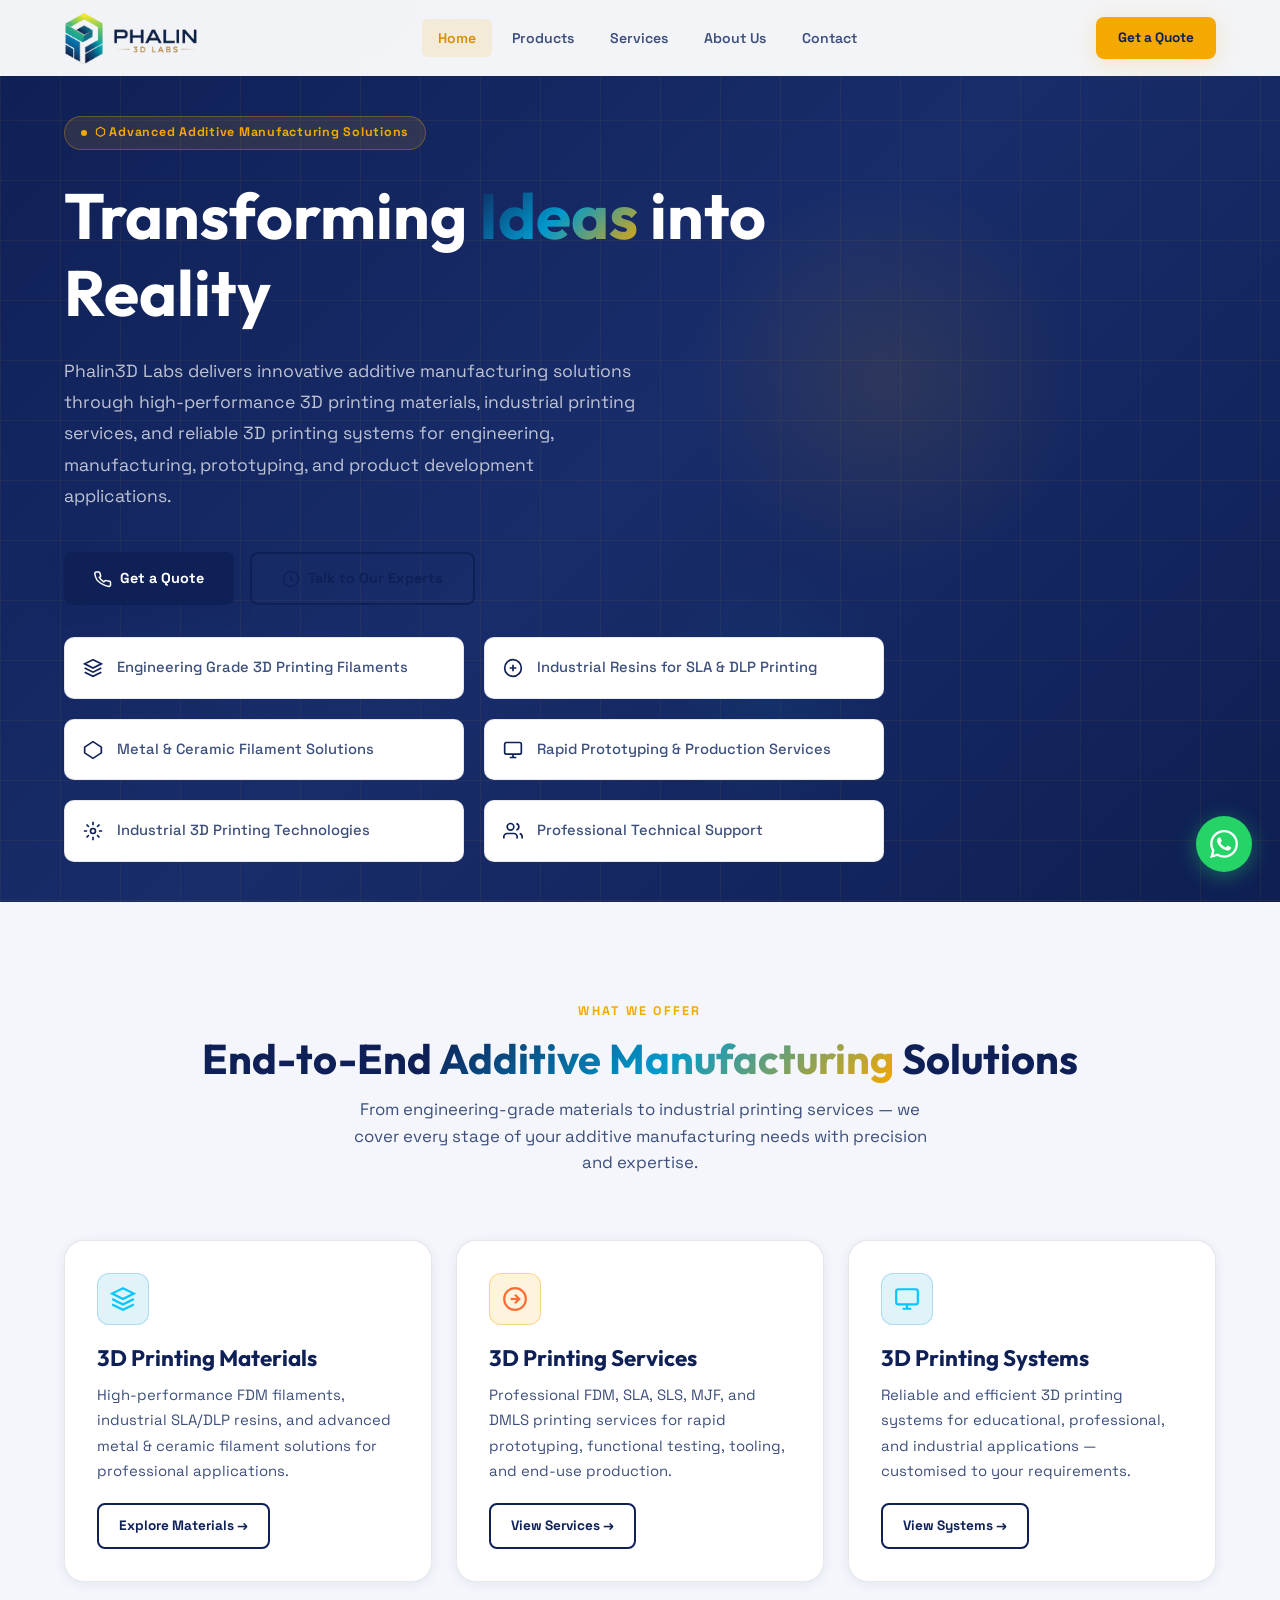
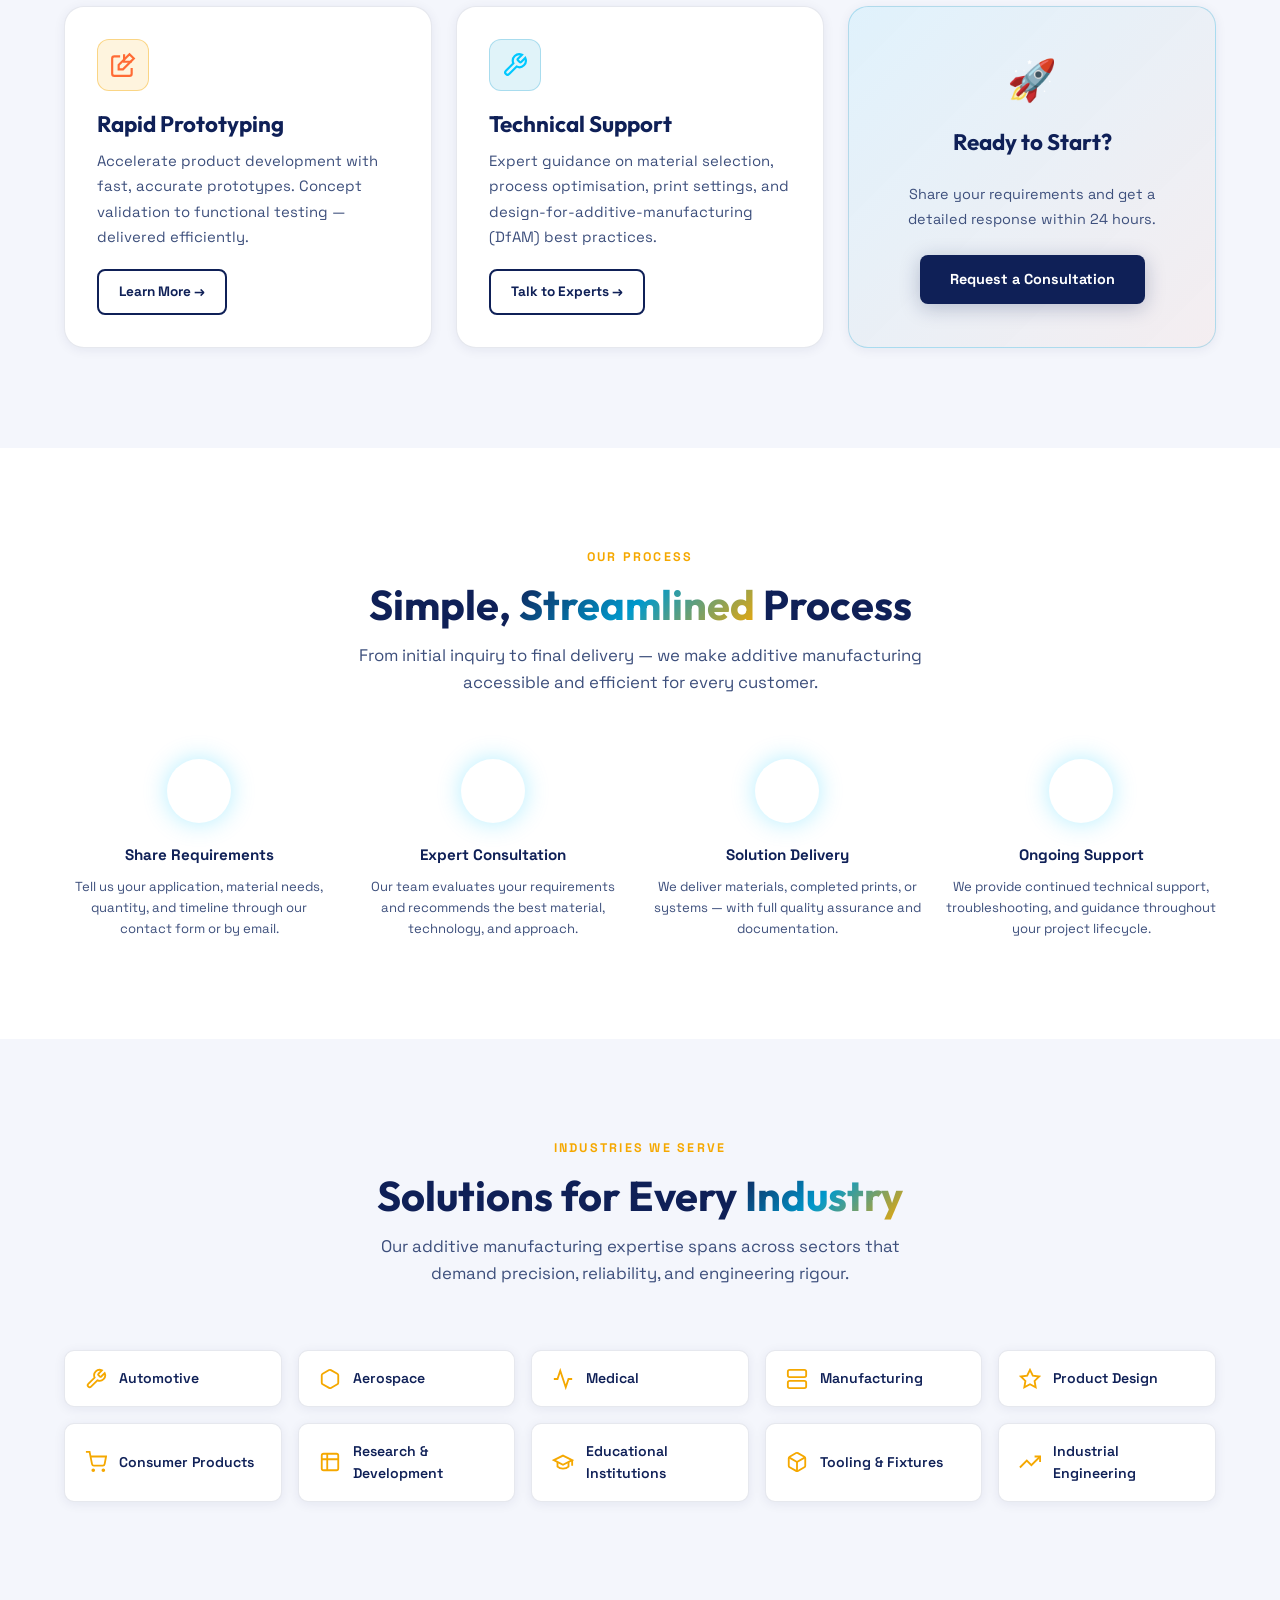
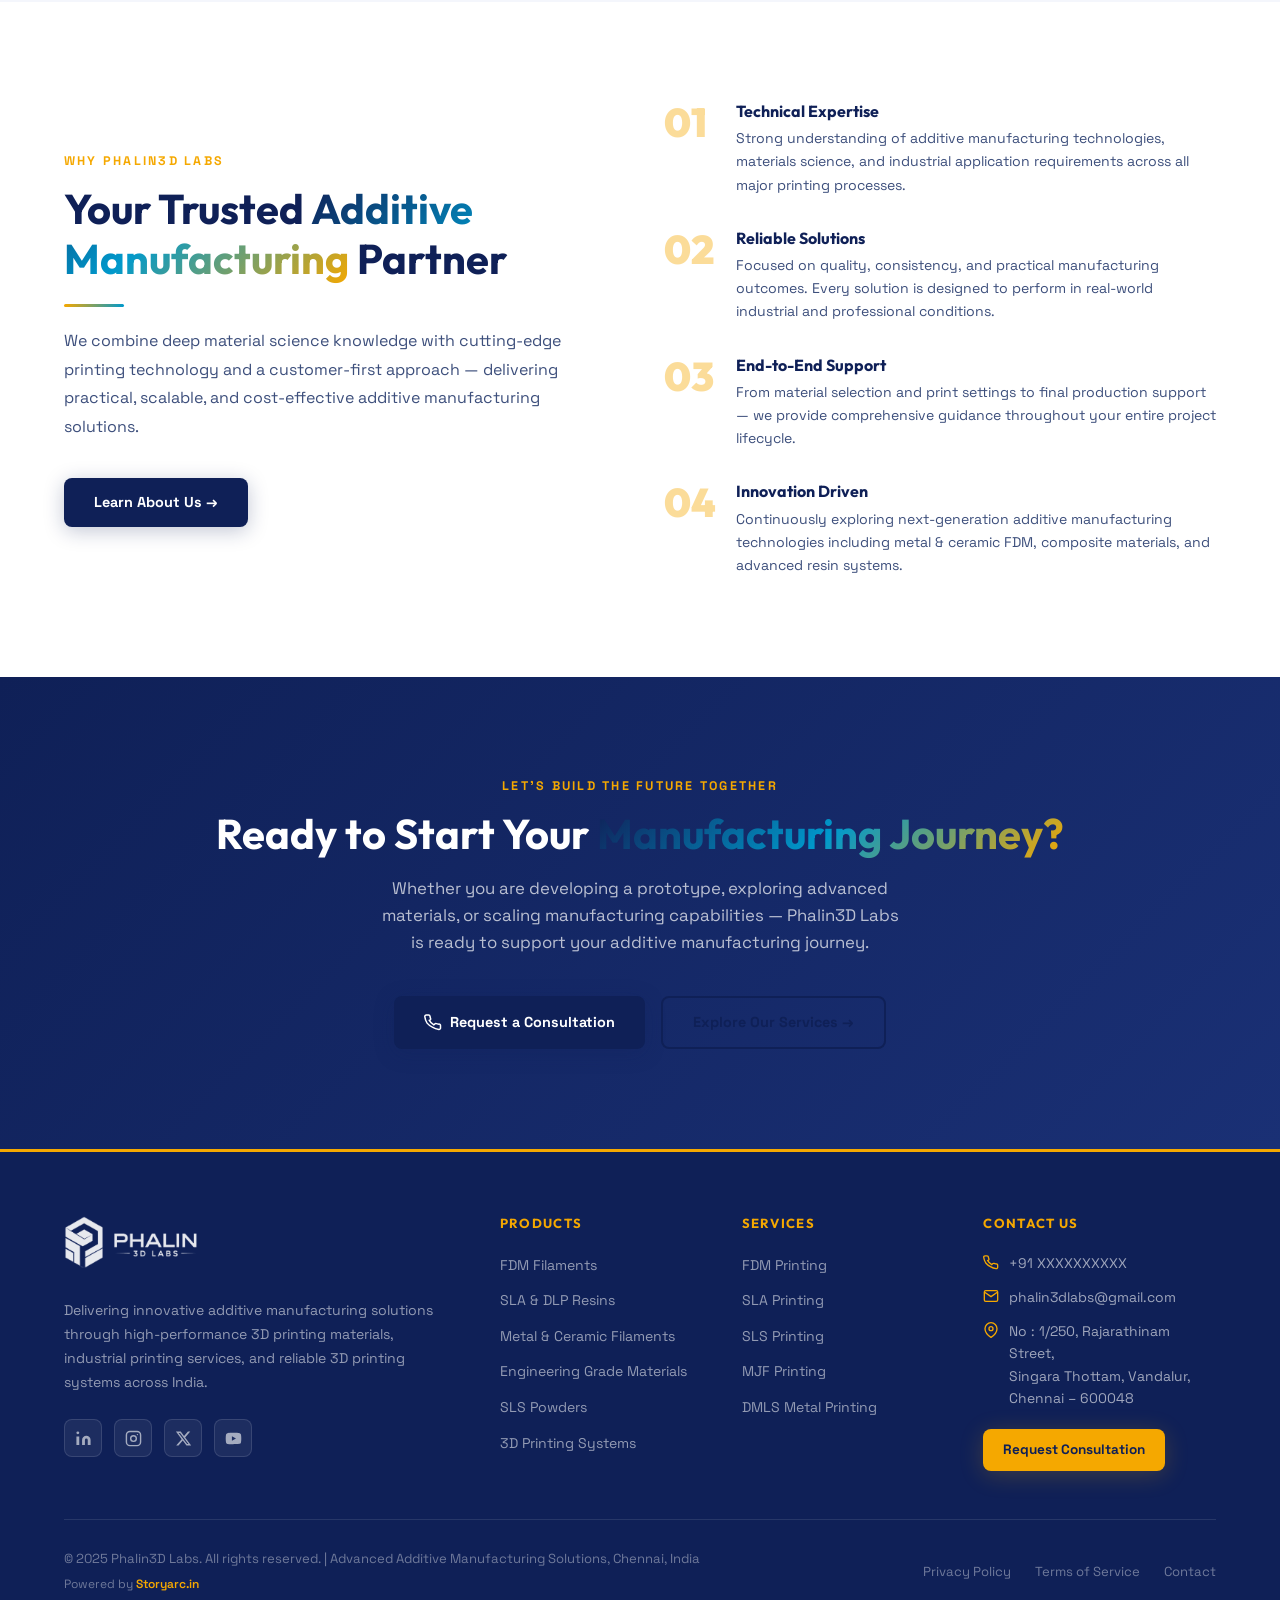
<file: index.html>
<!DOCTYPE html>
<html lang="en">
<head>
<meta charset="UTF-8">
<meta name="viewport" content="width=device-width,initial-scale=1">
<title>Phalin3D Labs – Advanced Additive Manufacturing Solutions | 3D Printing Services Chennai</title>
<meta name="description" content="Phalin3D Labs delivers innovative additive manufacturing solutions through high-performance 3D printing materials, industrial printing services, and reliable 3D printing systems for engineering, manufacturing, and product development in Chennai, India.">
<meta name="keywords" content="3D Printing Services Chennai, Industrial 3D Printing India, FDM Filaments India, SLA Resin Supplier, Metal Filament FDM Printer, Ceramic Filament, Rapid Prototyping Services, Additive Manufacturing Solutions, DMLS SLS MJF Printing Services">
<link rel="stylesheet" href="styles.css">
<style>
.services-preview{display:grid;grid-template-columns:repeat(3,1fr);gap:24px;}
.industries-grid{display:grid;grid-template-columns:repeat(5,1fr);gap:16px;}
.expertise-grid{display:grid;grid-template-columns:repeat(2,1fr);gap:20px;margin-top:32px;}
.expertise-item{display:flex;align-items:flex-start;gap:14px;background:var(--bg-card);border:1px solid var(--border);border-radius:10px;padding:18px;}
.expertise-item svg{flex-shrink:0;color:var(--blue);margin-top:2px;}
.expertise-item span{font-size:.92rem;color:var(--text-secondary);font-weight:500;}
.process-steps{display:grid;grid-template-columns:repeat(4,1fr);gap:24px;position:relative;}
.process-steps::before{content:'';position:absolute;top:32px;left:10%;right:10%;height:2px;background:linear-gradient(90deg,var(--blue),var(--orange));z-index:0;}
.process-step{text-align:center;position:relative;z-index:1;}
.step-num{width:64px;height:64px;border-radius:50%;background:linear-gradient(135deg,var(--blue),var(--blue-dark));display:flex;align-items:center;justify-content:center;font-family:'Outfit',sans-serif;font-weight:800;font-size:1.2rem;color:#fff;margin:0 auto 20px;box-shadow:0 0 24px rgba(0,200,255,.3);}
.step-title{font-weight:700;font-size:.95rem;margin-bottom:8px;}
.step-desc{font-size:.82rem;color:var(--text-secondary);line-height:1.6;}
@media(max-width:1024px){.services-preview{grid-template-columns:repeat(2,1fr);}.industries-grid{grid-template-columns:repeat(3,1fr);}.process-steps{grid-template-columns:repeat(2,1fr);}.process-steps::before{display:none;}}
@media(max-width:768px){.services-preview{grid-template-columns:1fr;}.industries-grid{grid-template-columns:repeat(2,1fr);}.expertise-grid{grid-template-columns:1fr;}.process-steps{grid-template-columns:1fr;gap:16px;}.step-num{width:52px;height:52px;font-size:1rem;margin-bottom:14px;}.step-title{font-size:.88rem;}.step-desc{font-size:.78rem;}}
@media(max-width:480px){.industries-grid{grid-template-columns:1fr 1fr;gap:10px;}.expertise-item{padding:14px;gap:10px;}.expertise-item span{font-size:.85rem;}}
</style>
</head>
<body>
<div id="nav-placeholder"></div>

<!-- HERO -->
<section class="hero">
  <div class="hero-bg">
    <div style="width:100%;height:100%;background:linear-gradient(135deg,#0a0d12 0%,#0d1520 40%,#0a1018 100%);"></div>
  </div>
  <div class="hero-grid-overlay"></div>
  <!-- Animated background circles -->
  <div style="position:absolute;top:20%;right:15%;width:400px;height:400px;border-radius:50%;background:radial-gradient(circle,rgba(245,168,0,.1) 0%,transparent 70%);z-index:1;animation:float 6s ease-in-out infinite;"></div>
  <div style="position:absolute;bottom:10%;right:30%;width:250px;height:250px;border-radius:50%;background:radial-gradient(circle,rgba(0,153,204,.08) 0%,transparent 70%);z-index:1;animation:float 8s ease-in-out infinite reverse;"></div>
  <div class="container" style="position:relative;z-index:2;padding-top:40px;padding-bottom:40px;">
    <div class="hero-content">
      <div class="hero-badge">⬡ Advanced Additive Manufacturing Solutions</div>
      <h1>Transforming <span class="gradient-text">Ideas</span> into Reality</h1>
      <p class="hero-sub">Phalin3D Labs delivers innovative additive manufacturing solutions through high-performance 3D printing materials, industrial printing services, and reliable 3D printing systems for engineering, manufacturing, prototyping, and product development applications.</p>
      <div class="hero-actions">
        <a href="contact.html" class="btn btn-primary" id="hero-quote-btn">
          <svg viewBox="0 0 24 24" fill="none" stroke="currentColor" stroke-width="2"><path d="M22 16.92v3a2 2 0 01-2.18 2 19.79 19.79 0 01-8.63-3.07A19.5 19.5 0 014.14 13.5 19.79 19.79 0 011.07 4.88 2 2 0 013.05 2.7h3a2 2 0 012 1.72c.127.96.361 1.903.7 2.81a2 2 0 01-.45 2.11L7.09 9.91a16 16 0 006 6l1.27-1.27a2 2 0 012.11-.45c.907.339 1.85.573 2.81.7A2 2 0 0122 16.92z"/></svg>
          Get a Quote
        </a>
        <a href="contact.html" class="btn btn-secondary" id="hero-expert-btn">
          <svg viewBox="0 0 24 24" fill="none" stroke="currentColor" stroke-width="2"><circle cx="12" cy="12" r="10"/><path d="M12 8v4l3 3"/></svg>
          Talk to Our Experts
        </a>
      </div>

      <!-- Our Expertise -->
      <div class="expertise-grid">
        <div class="expertise-item animate-on-scroll">
          <svg viewBox="0 0 24 24" fill="none" stroke="currentColor" stroke-width="2" width="20" height="20"><path d="M12 2L2 7l10 5 10-5-10-5z"/><path d="M2 17l10 5 10-5"/><path d="M2 12l10 5 10-5"/></svg>
          <span>Engineering Grade 3D Printing Filaments</span>
        </div>
        <div class="expertise-item animate-on-scroll delay-1">
          <svg viewBox="0 0 24 24" fill="none" stroke="currentColor" stroke-width="2" width="20" height="20"><circle cx="12" cy="12" r="10"/><path d="M8 12h8M12 8v8"/></svg>
          <span>Industrial Resins for SLA &amp; DLP Printing</span>
        </div>
        <div class="expertise-item animate-on-scroll delay-2">
          <svg viewBox="0 0 24 24" fill="none" stroke="currentColor" stroke-width="2" width="20" height="20"><polygon points="12 2 22 8.5 22 15.5 12 22 2 15.5 2 8.5 12 2"/></svg>
          <span>Metal &amp; Ceramic Filament Solutions</span>
        </div>
        <div class="expertise-item animate-on-scroll delay-3">
          <svg viewBox="0 0 24 24" fill="none" stroke="currentColor" stroke-width="2" width="20" height="20"><rect x="2" y="3" width="20" height="14" rx="2"/><path d="M8 21h8m-4-4v4"/></svg>
          <span>Rapid Prototyping &amp; Production Services</span>
        </div>
        <div class="expertise-item animate-on-scroll">
          <svg viewBox="0 0 24 24" fill="none" stroke="currentColor" stroke-width="2" width="20" height="20"><circle cx="12" cy="12" r="3"/><path d="M12 1v4M12 19v4M4.22 4.22l2.83 2.83M16.95 16.95l2.83 2.83M1 12h4M19 12h4M4.22 19.78l2.83-2.83M16.95 7.05l2.83-2.83"/></svg>
          <span>Industrial 3D Printing Technologies</span>
        </div>
        <div class="expertise-item animate-on-scroll delay-1">
          <svg viewBox="0 0 24 24" fill="none" stroke="currentColor" stroke-width="2" width="20" height="20"><path d="M17 21v-2a4 4 0 00-4-4H5a4 4 0 00-4 4v2"/><circle cx="9" cy="7" r="4"/><path d="M23 21v-2a4 4 0 00-3-3.87"/><path d="M16 3.13a4 4 0 010 7.75"/></svg>
          <span>Professional Technical Support</span>
        </div>
      </div>
    </div>
  </div>
</section>

<!-- SERVICES OVERVIEW -->
<section class="section" style="background:var(--bg-secondary);">
  <div class="container">
    <div class="section-header">
      <span class="eyebrow">What We Offer</span>
      <h2>End-to-End <span class="gradient-text">Additive Manufacturing</span> Solutions</h2>
      <p>From engineering-grade materials to industrial printing services — we cover every stage of your additive manufacturing needs with precision and expertise.</p>
    </div>
    <div class="services-preview">
      <div class="card animate-on-scroll">
        <div class="card-icon blue">
          <svg viewBox="0 0 24 24" fill="none" stroke="#00c8ff" stroke-width="2"><path d="M12 2L2 7l10 5 10-5-10-5z"/><path d="M2 17l10 5 10-5"/><path d="M2 12l10 5 10-5"/></svg>
        </div>
        <h3>3D Printing Materials</h3>
        <p>High-performance FDM filaments, industrial SLA/DLP resins, and advanced metal &amp; ceramic filament solutions for professional applications.</p>
        <a href="portfolio.html" class="btn btn-secondary" style="margin-top:20px;padding:10px 20px;font-size:.85rem;">Explore Materials →</a>
      </div>
      <div class="card animate-on-scroll delay-1">
        <div class="card-icon orange">
          <svg viewBox="0 0 24 24" fill="none" stroke="#ff6b35" stroke-width="2"><circle cx="12" cy="12" r="10"/><polyline points="12 8 16 12 12 16"/><line x1="8" y1="12" x2="16" y2="12"/></svg>
        </div>
        <h3>3D Printing Services</h3>
        <p>Professional FDM, SLA, SLS, MJF, and DMLS printing services for rapid prototyping, functional testing, tooling, and end-use production.</p>
        <a href="services.html" class="btn btn-secondary" style="margin-top:20px;padding:10px 20px;font-size:.85rem;">View Services →</a>
      </div>
      <div class="card animate-on-scroll delay-2">
        <div class="card-icon blue">
          <svg viewBox="0 0 24 24" fill="none" stroke="#00c8ff" stroke-width="2"><rect x="2" y="3" width="20" height="14" rx="2"/><path d="M8 21h8m-4-4v4"/></svg>
        </div>
        <h3>3D Printing Systems</h3>
        <p>Reliable and efficient 3D printing systems for educational, professional, and industrial applications — customised to your requirements.</p>
        <a href="portfolio.html#printers" class="btn btn-secondary" style="margin-top:20px;padding:10px 20px;font-size:.85rem;">View Systems →</a>
      </div>
      <div class="card animate-on-scroll delay-3">
        <div class="card-icon orange">
          <svg viewBox="0 0 24 24" fill="none" stroke="#ff6b35" stroke-width="2"><polyline points="13 2 13 9 20 9"/><path d="M20 14.66V20a2 2 0 01-2 2H4a2 2 0 01-2-2V6a2 2 0 012-2h5.34"/><polygon points="18 2 22 6 12 16 8 16 8 12 18 2"/></svg>
        </div>
        <h3>Rapid Prototyping</h3>
        <p>Accelerate product development with fast, accurate prototypes. Concept validation to functional testing — delivered efficiently.</p>
        <a href="services.html#rapid" class="btn btn-secondary" style="margin-top:20px;padding:10px 20px;font-size:.85rem;">Learn More →</a>
      </div>
      <div class="card animate-on-scroll delay-1">
        <div class="card-icon blue">
          <svg viewBox="0 0 24 24" fill="none" stroke="#00c8ff" stroke-width="2"><path d="M14.7 6.3a1 1 0 000 1.4l1.6 1.6a1 1 0 001.4 0l3.77-3.77a6 6 0 01-7.94 7.94l-6.91 6.91a2.12 2.12 0 01-3-3l6.91-6.91a6 6 0 017.94-7.94l-3.76 3.76z"/></svg>
        </div>
        <h3>Technical Support</h3>
        <p>Expert guidance on material selection, process optimisation, print settings, and design-for-additive-manufacturing (DfAM) best practices.</p>
        <a href="contact.html" class="btn btn-secondary" style="margin-top:20px;padding:10px 20px;font-size:.85rem;">Talk to Experts →</a>
      </div>
      <div class="card animate-on-scroll delay-2" style="background:linear-gradient(135deg,rgba(0,200,255,.08),rgba(255,107,53,.06));border-color:var(--border-blue);">
        <div style="height:100%;display:flex;flex-direction:column;justify-content:center;align-items:center;text-align:center;gap:16px;">
          <div style="font-size:2.5rem;">🚀</div>
          <h3>Ready to Start?</h3>
          <p style="color:var(--text-secondary);font-size:.9rem;">Share your requirements and get a detailed response within 24 hours.</p>
          <a href="contact.html" class="btn btn-primary" style="margin-top:8px;">Request a Consultation</a>
        </div>
      </div>
    </div>
  </div>
</section>

<!-- HOW WE WORK -->
<section class="section">
  <div class="container">
    <div class="section-header">
      <span class="eyebrow">Our Process</span>
      <h2>Simple, <span class="gradient-text">Streamlined</span> Process</h2>
      <p>From initial inquiry to final delivery — we make additive manufacturing accessible and efficient for every customer.</p>
    </div>
    <div class="process-steps">
      <div class="process-step animate-on-scroll">
        <div class="step-num">01</div>
        <div class="step-title">Share Requirements</div>
        <div class="step-desc">Tell us your application, material needs, quantity, and timeline through our contact form or by email.</div>
      </div>
      <div class="process-step animate-on-scroll delay-1">
        <div class="step-num">02</div>
        <div class="step-title">Expert Consultation</div>
        <div class="step-desc">Our team evaluates your requirements and recommends the best material, technology, and approach.</div>
      </div>
      <div class="process-step animate-on-scroll delay-2">
        <div class="step-num">03</div>
        <div class="step-title">Solution Delivery</div>
        <div class="step-desc">We deliver materials, completed prints, or systems — with full quality assurance and documentation.</div>
      </div>
      <div class="process-step animate-on-scroll delay-3">
        <div class="step-num">04</div>
        <div class="step-title">Ongoing Support</div>
        <div class="step-desc">We provide continued technical support, troubleshooting, and guidance throughout your project lifecycle.</div>
      </div>
    </div>
  </div>
</section>

<!-- INDUSTRIES -->
<section class="section" style="background:var(--bg-secondary);">
  <div class="container">
    <div class="section-header">
      <span class="eyebrow">Industries We Serve</span>
      <h2>Solutions for Every <span class="gradient-text">Industry</span></h2>
      <p>Our additive manufacturing expertise spans across sectors that demand precision, reliability, and engineering rigour.</p>
    </div>
    <div class="industries-grid">
      <div class="industry-pill animate-on-scroll">
        <svg viewBox="0 0 24 24" fill="none" stroke="currentColor" stroke-width="2"><path d="M14.7 6.3a1 1 0 000 1.4l1.6 1.6a1 1 0 001.4 0l3.77-3.77a6 6 0 01-7.94 7.94l-6.91 6.91a2.12 2.12 0 01-3-3l6.91-6.91a6 6 0 017.94-7.94l-3.76 3.76z"/></svg>
        <span>Automotive</span>
      </div>
      <div class="industry-pill animate-on-scroll delay-1">
        <svg viewBox="0 0 24 24" fill="none" stroke="currentColor" stroke-width="2"><path d="M21 16V8a2 2 0 00-1-1.73l-7-4a2 2 0 00-2 0l-7 4A2 2 0 003 8v8a2 2 0 001 1.73l7 4a2 2 0 002 0l7-4A2 2 0 0021 16z"/></svg>
        <span>Aerospace</span>
      </div>
      <div class="industry-pill animate-on-scroll delay-2">
        <svg viewBox="0 0 24 24" fill="none" stroke="currentColor" stroke-width="2"><path d="M22 12h-4l-3 9L9 3l-3 9H2"/></svg>
        <span>Medical</span>
      </div>
      <div class="industry-pill animate-on-scroll delay-3">
        <svg viewBox="0 0 24 24" fill="none" stroke="currentColor" stroke-width="2"><rect x="2" y="2" width="20" height="8" rx="2"/><rect x="2" y="14" width="20" height="8" rx="2"/><line x1="6" y1="6" x2="6.01" y2="6"/><line x1="6" y1="18" x2="6.01" y2="18"/></svg>
        <span>Manufacturing</span>
      </div>
      <div class="industry-pill animate-on-scroll">
        <svg viewBox="0 0 24 24" fill="none" stroke="currentColor" stroke-width="2"><polygon points="12 2 15.09 8.26 22 9.27 17 14.14 18.18 21.02 12 17.77 5.82 21.02 7 14.14 2 9.27 8.91 8.26 12 2"/></svg>
        <span>Product Design</span>
      </div>
      <div class="industry-pill animate-on-scroll delay-1">
        <svg viewBox="0 0 24 24" fill="none" stroke="currentColor" stroke-width="2"><circle cx="9" cy="21" r="1"/><circle cx="20" cy="21" r="1"/><path d="M1 1h4l2.68 13.39a2 2 0 002 1.61h9.72a2 2 0 002-1.61L23 6H6"/></svg>
        <span>Consumer Products</span>
      </div>
      <div class="industry-pill animate-on-scroll delay-2">
        <svg viewBox="0 0 24 24" fill="none" stroke="currentColor" stroke-width="2"><path d="M9 3H5a2 2 0 00-2 2v4m6-6h10a2 2 0 012 2v4M9 3v18m0 0h10a2 2 0 002-2V9M9 21H5a2 2 0 01-2-2V9m0 0h18"/></svg>
        <span>Research &amp; Development</span>
      </div>
      <div class="industry-pill animate-on-scroll delay-3">
        <svg viewBox="0 0 24 24" fill="none" stroke="currentColor" stroke-width="2"><path d="M22 10v6M2 10l10-5 10 5-10 5z"/><path d="M6 12v5c3 3 9 3 12 0v-5"/></svg>
        <span>Educational Institutions</span>
      </div>
      <div class="industry-pill animate-on-scroll">
        <svg viewBox="0 0 24 24" fill="none" stroke="currentColor" stroke-width="2"><path d="M21 16V8a2 2 0 00-1-1.73l-7-4a2 2 0 00-2 0l-7 4A2 2 0 003 8v8a2 2 0 001 1.73l7 4a2 2 0 002 0l7-4A2 2 0 0021 16z"/><polyline points="3.27 6.96 12 12.01 20.73 6.96"/><line x1="12" y1="22.08" x2="12" y2="12"/></svg>
        <span>Tooling &amp; Fixtures</span>
      </div>
      <div class="industry-pill animate-on-scroll delay-1">
        <svg viewBox="0 0 24 24" fill="none" stroke="currentColor" stroke-width="2"><polyline points="23 6 13.5 15.5 8.5 10.5 1 18"/><polyline points="17 6 23 6 23 12"/></svg>
        <span>Industrial Engineering</span>
      </div>
    </div>
  </div>
</section>

<!-- WHY CHOOSE US -->
<section class="section">
  <div class="container">
    <div class="why-grid">
      <div>
        <span class="eyebrow">Why Phalin3D Labs</span>
        <h2>Your Trusted <span class="gradient-text">Additive Manufacturing</span> Partner</h2>
        <div class="divider left"></div>
        <p style="color:var(--text-secondary);margin:20px 0 36px;line-height:1.8;">We combine deep material science knowledge with cutting-edge printing technology and a customer-first approach — delivering practical, scalable, and cost-effective additive manufacturing solutions.</p>
        <a href="about.html" class="btn btn-primary">Learn About Us →</a>
      </div>
      <div>
        <div class="why-item animate-on-scroll">
          <div class="why-num">01</div>
          <div class="why-text">
            <h4>Technical Expertise</h4>
            <p>Strong understanding of additive manufacturing technologies, materials science, and industrial application requirements across all major printing processes.</p>
          </div>
        </div>
        <div class="why-item animate-on-scroll delay-1">
          <div class="why-num">02</div>
          <div class="why-text">
            <h4>Reliable Solutions</h4>
            <p>Focused on quality, consistency, and practical manufacturing outcomes. Every solution is designed to perform in real-world industrial and professional conditions.</p>
          </div>
        </div>
        <div class="why-item animate-on-scroll delay-2">
          <div class="why-num">03</div>
          <div class="why-text">
            <h4>End-to-End Support</h4>
            <p>From material selection and print settings to final production support — we provide comprehensive guidance throughout your entire project lifecycle.</p>
          </div>
        </div>
        <div class="why-item animate-on-scroll delay-3">
          <div class="why-num">04</div>
          <div class="why-text">
            <h4>Innovation Driven</h4>
            <p>Continuously exploring next-generation additive manufacturing technologies including metal &amp; ceramic FDM, composite materials, and advanced resin systems.</p>
          </div>
        </div>
      </div>
    </div>
  </div>
</section>

<!-- CTA -->
<section class="cta-section">
  <div class="container">
    <span class="eyebrow" style="display:block;text-align:center;">Let's Build the Future Together</span>
    <h2>Ready to Start Your <span class="gradient-text">Manufacturing Journey?</span></h2>
    <p>Whether you are developing a prototype, exploring advanced materials, or scaling manufacturing capabilities — Phalin3D Labs is ready to support your additive manufacturing journey.</p>
    <div class="cta-actions">
      <a href="contact.html" class="btn btn-primary" id="cta-quote-btn">
        <svg viewBox="0 0 24 24" fill="none" stroke="currentColor" stroke-width="2"><path d="M22 16.92v3a2 2 0 01-2.18 2 19.79 19.79 0 01-8.63-3.07A19.5 19.5 0 014.14 13.5 19.79 19.79 0 011.07 4.88 2 2 0 013.05 2.7h3a2 2 0 012 1.72c.127.96.361 1.903.7 2.81a2 2 0 01-.45 2.11L7.09 9.91a16 16 0 006 6l1.27-1.27a2 2 0 012.11-.45c.907.339 1.85.573 2.81.7A2 2 0 0122 16.92z"/></svg>
        Request a Consultation
      </a>
      <a href="services.html" class="btn btn-secondary" id="cta-services-btn">Explore Our Services →</a>
    </div>
  </div>
</section>

<div id="footer-placeholder"></div>
<script src="components.js"></script>
<script src="main.js"></script>
</body>
</html>
</file>
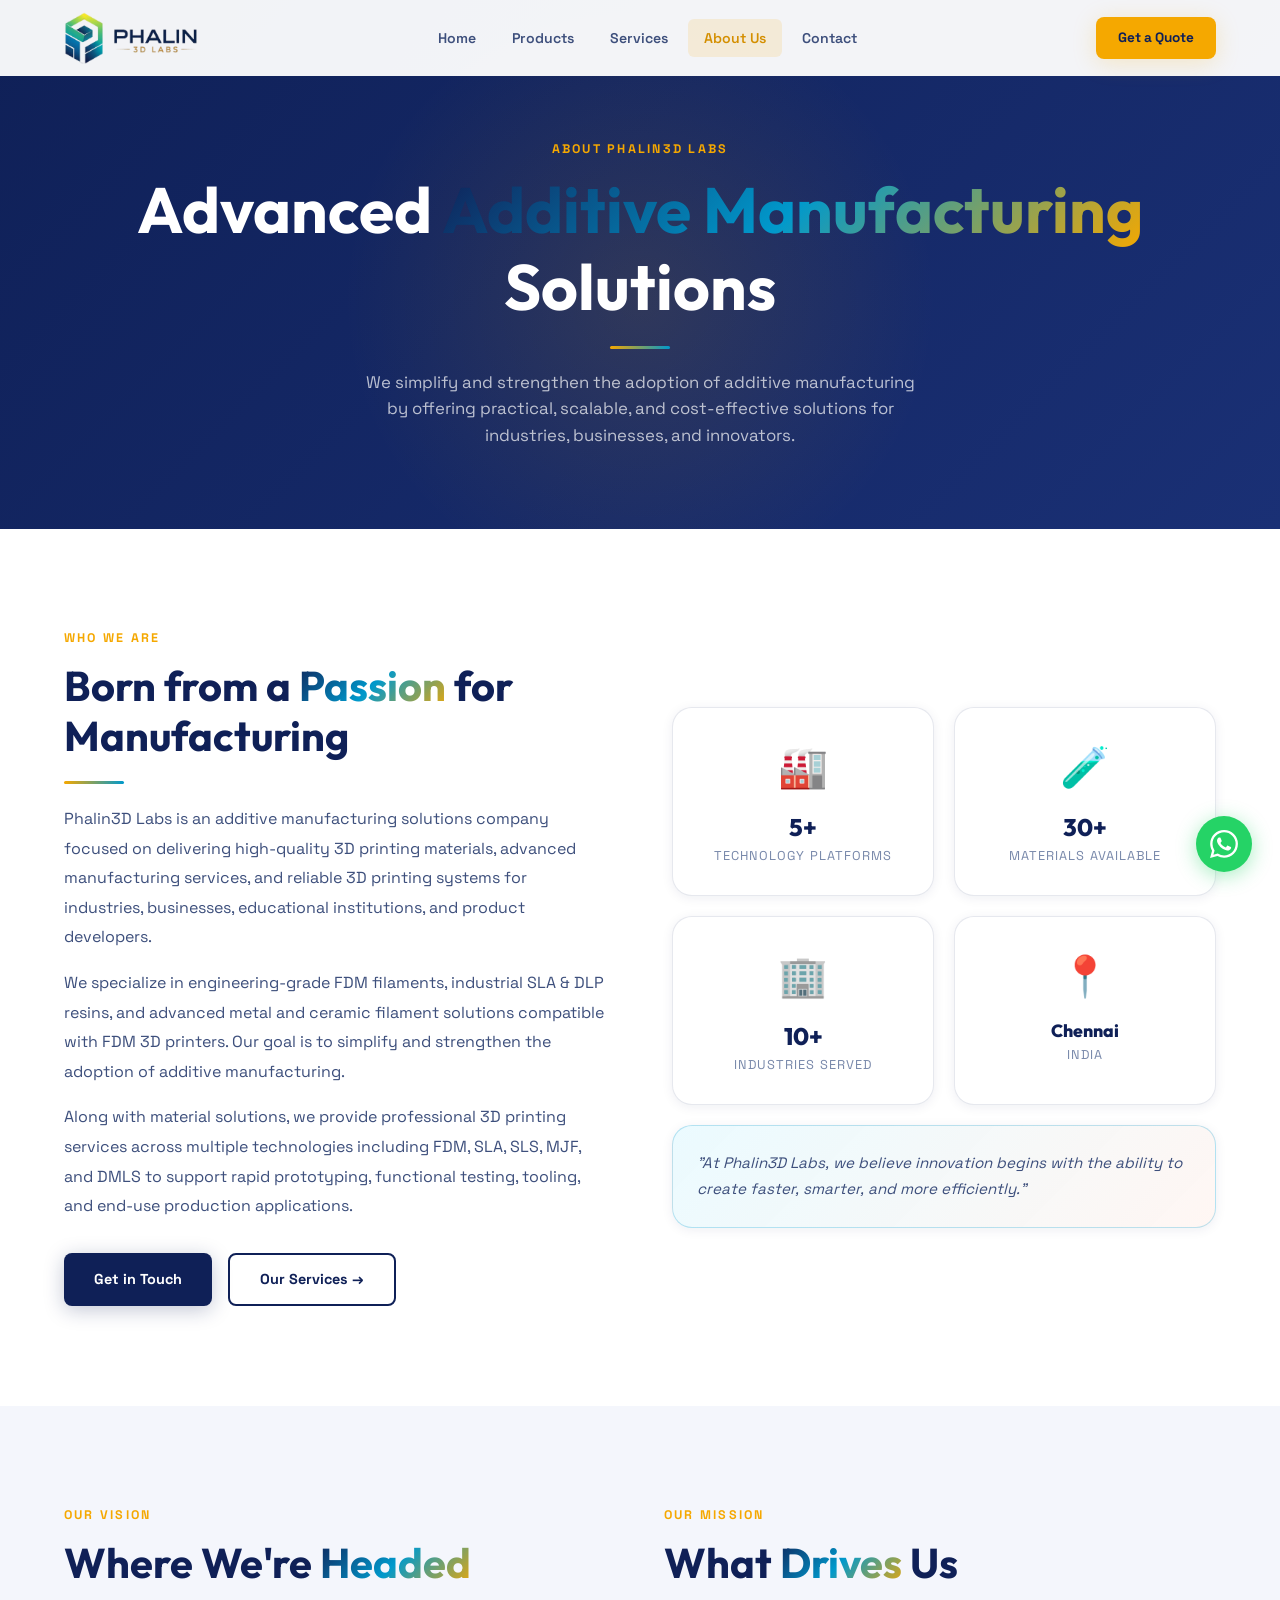
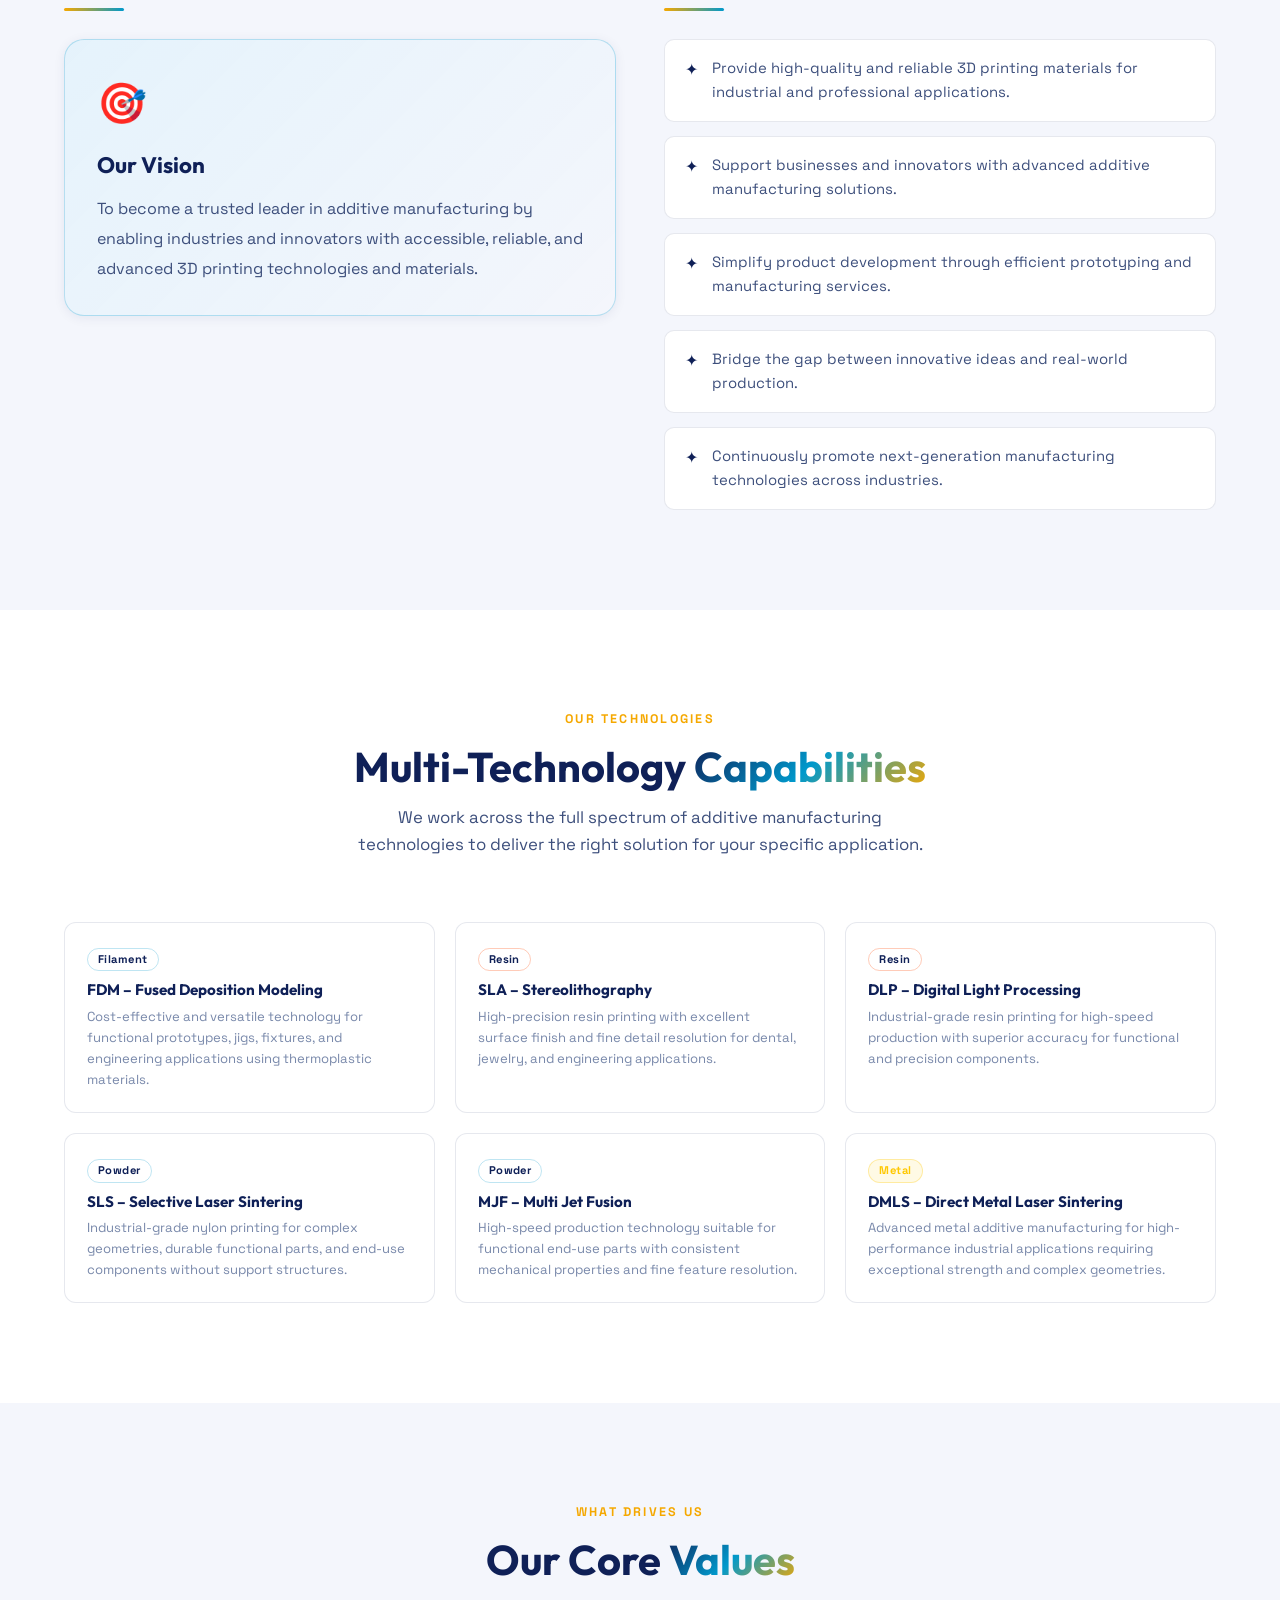
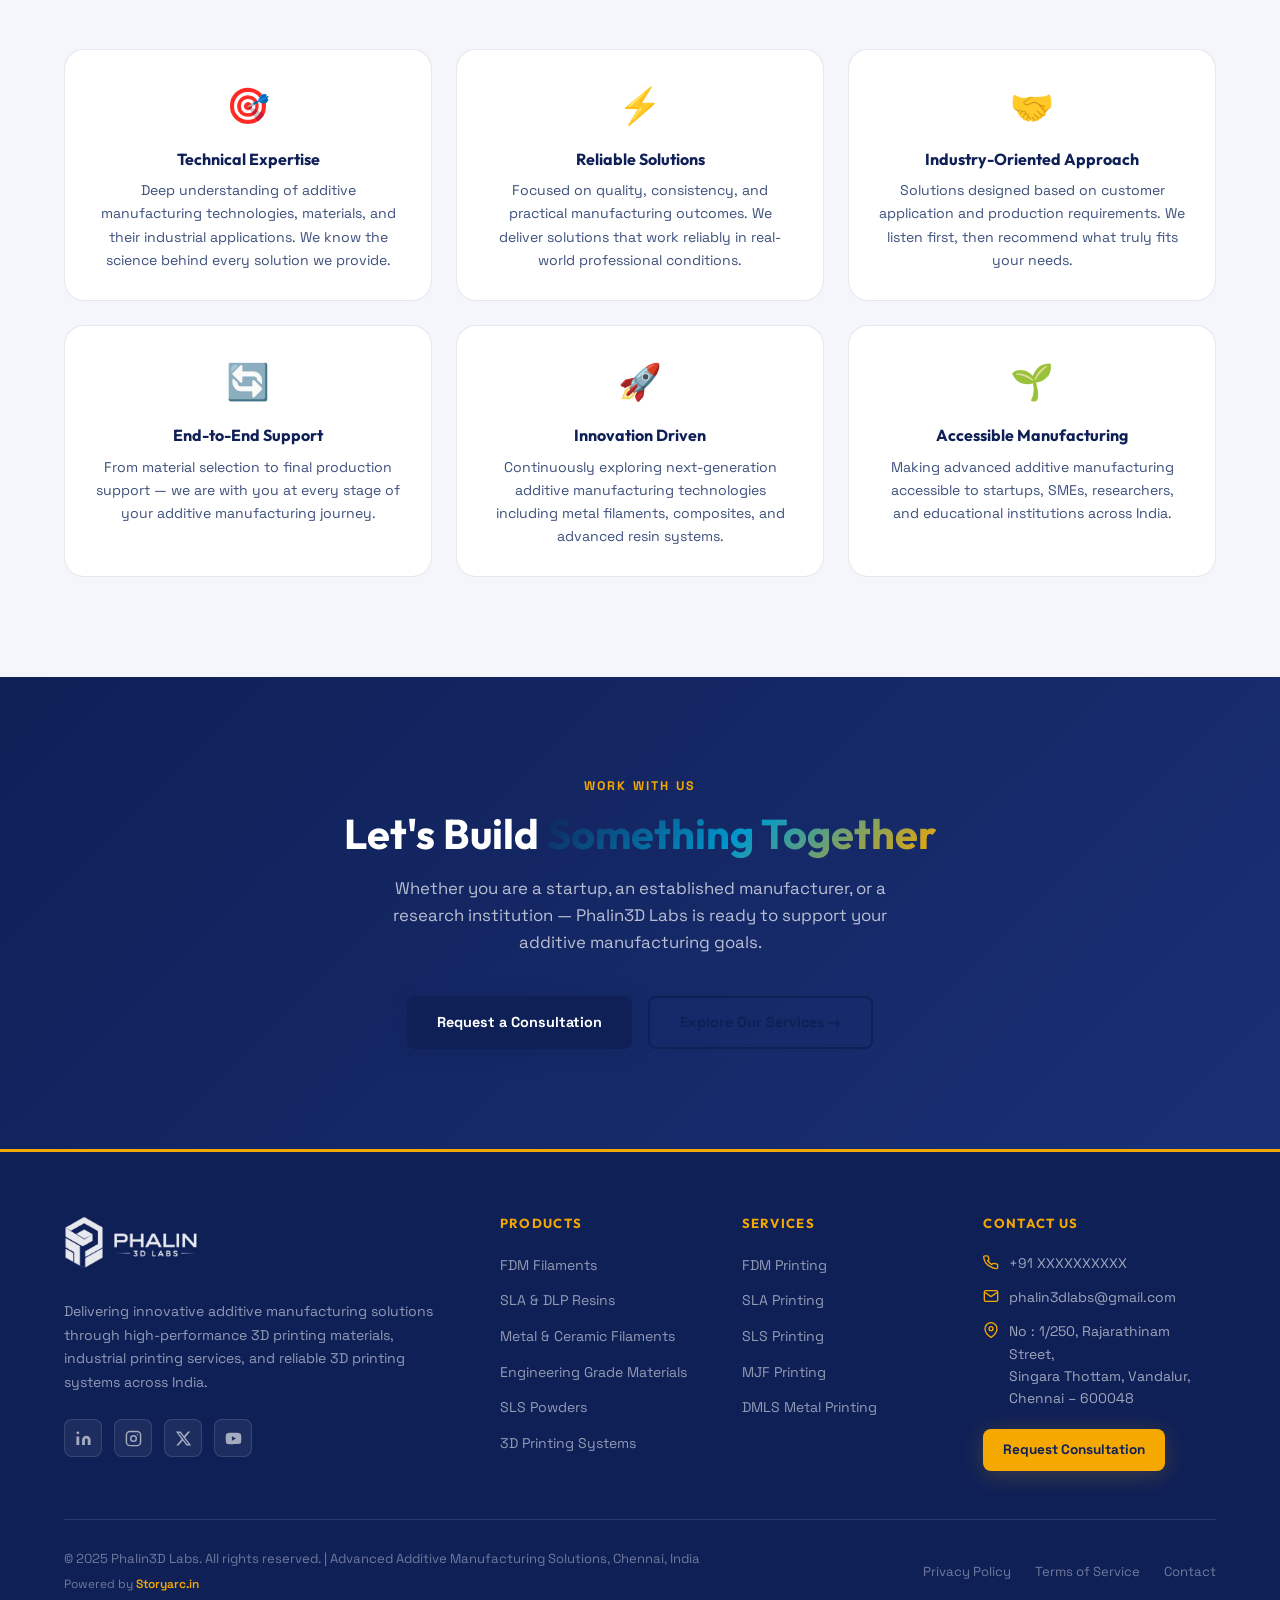
<file: about.html>
<!DOCTYPE html>
<html lang="en">
<head>
<meta charset="UTF-8">
<meta name="viewport" content="width=device-width,initial-scale=1">
<title>About Us – Phalin3D Labs | Additive Manufacturing Solutions Company</title>
<meta name="description" content="Phalin3D Labs is an additive manufacturing solutions company focused on delivering high-quality 3D printing materials, advanced manufacturing services, and reliable 3D printing systems. Based in Chennai, India.">
<link rel="stylesheet" href="styles.css">
<style>
.mission-list{list-style:none;display:flex;flex-direction:column;gap:14px;}
.mission-list li{display:flex;align-items:flex-start;gap:14px;padding:16px 20px;background:var(--bg-card);border:1px solid var(--border);border-radius:10px;transition:var(--transition);}
.mission-list li:hover{border-color:var(--border-blue);background:var(--bg-card-hover);}
.mission-list li::before{content:'✦';color:var(--blue);font-size:1rem;flex-shrink:0;margin-top:1px;}
.mission-list li span{font-size:.93rem;color:var(--text-secondary);line-height:1.65;}
.values-grid{display:grid;grid-template-columns:repeat(3,1fr);gap:24px;}
.value-card{background:var(--bg-card);border:1px solid var(--border);border-radius:var(--radius-lg);padding:28px;text-align:center;transition:var(--transition);}
.value-card:hover{border-color:var(--border-blue);transform:translateY(-4px);}
.value-icon{font-size:2.2rem;margin-bottom:16px;}
.value-card h4{margin-bottom:10px;}
.value-card p{font-size:.88rem;color:var(--text-secondary);line-height:1.65;}
.tech-grid{display:grid;grid-template-columns:repeat(3,1fr);gap:20px;}
.tech-card{background:var(--bg-card);border:1px solid var(--border);border-radius:12px;padding:22px;transition:var(--transition);}
.tech-card:hover{border-color:var(--border-blue);}
.tech-card h5{font-size:.95rem;margin-bottom:6px;color:var(--text-primary);}
.tech-card p{font-size:.82rem;color:var(--text-muted);line-height:1.6;}
.tech-badge{display:inline-block;background:var(--blue-glow);border:1px solid var(--border-blue);color:var(--blue);padding:2px 10px;border-radius:100px;font-size:.7rem;font-weight:700;letter-spacing:.04em;margin-bottom:10px;}
@media(max-width:768px){.values-grid,.tech-grid{grid-template-columns:1fr 1fr;gap:16px;}.value-card{padding:20px;}.value-icon{font-size:1.8rem;margin-bottom:12px;}.value-card p{font-size:.82rem;}.tech-card{padding:18px;}.mission-list li{padding:12px 16px;}.mission-list li span{font-size:.88rem;}}
@media(max-width:480px){.values-grid,.tech-grid{grid-template-columns:1fr;}.value-card{padding:18px;}.tech-card{padding:16px;}}
</style>
</head>
<body>
<div id="nav-placeholder"></div>

<section class="page-hero">
  <div class="container">
    <span class="eyebrow">About Phalin3D Labs</span>
    <h1>Advanced <span class="gradient-text">Additive Manufacturing</span> Solutions</h1>
    <div class="divider"></div>
    <p>We simplify and strengthen the adoption of additive manufacturing by offering practical, scalable, and cost-effective solutions for industries, businesses, and innovators.</p>
  </div>
</section>

<!-- WHO WE ARE -->
<section class="section">
  <div class="container">
    <div class="why-grid" style="gap:64px;">
      <div class="animate-on-scroll">
        <span class="eyebrow">Who We Are</span>
        <h2>Born from a <span class="gradient-text">Passion</span> for Manufacturing</h2>
        <div class="divider left"></div>
        <p style="color:var(--text-secondary);line-height:1.85;margin:20px 0 16px;">Phalin3D Labs is an additive manufacturing solutions company focused on delivering high-quality 3D printing materials, advanced manufacturing services, and reliable 3D printing systems for industries, businesses, educational institutions, and product developers.</p>
        <p style="color:var(--text-secondary);line-height:1.85;margin-bottom:16px;">We specialize in engineering-grade FDM filaments, industrial SLA &amp; DLP resins, and advanced metal and ceramic filament solutions compatible with FDM 3D printers. Our goal is to simplify and strengthen the adoption of additive manufacturing.</p>
        <p style="color:var(--text-secondary);line-height:1.85;">Along with material solutions, we provide professional 3D printing services across multiple technologies including FDM, SLA, SLS, MJF, and DMLS to support rapid prototyping, functional testing, tooling, and end-use production applications.</p>
        <div style="display:flex;gap:16px;margin-top:32px;flex-wrap:wrap;">
          <a href="contact.html" class="btn btn-primary">Get in Touch</a>
          <a href="services.html" class="btn btn-secondary">Our Services →</a>
        </div>
      </div>
      <div class="animate-on-scroll delay-1">
        <!-- Visual: Feature highlights -->
        <div style="display:grid;grid-template-columns:1fr 1fr;gap:20px;">
          <div class="card" style="text-align:center;padding:28px 20px;">
            <div style="font-size:2.5rem;margin-bottom:8px;">🏭</div>
            <div style="font-family:'Outfit',sans-serif;font-size:1.5rem;font-weight:800;color:var(--blue);">5+</div>
            <div style="font-size:.8rem;color:var(--text-muted);text-transform:uppercase;letter-spacing:.08em;">Technology Platforms</div>
          </div>
          <div class="card" style="text-align:center;padding:28px 20px;">
            <div style="font-size:2.5rem;margin-bottom:8px;">🧪</div>
            <div style="font-family:'Outfit',sans-serif;font-size:1.5rem;font-weight:800;color:var(--orange);">30+</div>
            <div style="font-size:.8rem;color:var(--text-muted);text-transform:uppercase;letter-spacing:.08em;">Materials Available</div>
          </div>
          <div class="card" style="text-align:center;padding:28px 20px;">
            <div style="font-size:2.5rem;margin-bottom:8px;">🏢</div>
            <div style="font-family:'Outfit',sans-serif;font-size:1.5rem;font-weight:800;color:var(--blue);">10+</div>
            <div style="font-size:.8rem;color:var(--text-muted);text-transform:uppercase;letter-spacing:.08em;">Industries Served</div>
          </div>
          <div class="card" style="text-align:center;padding:28px 20px;">
            <div style="font-size:2.5rem;margin-bottom:8px;">📍</div>
            <div style="font-family:'Outfit',sans-serif;font-size:1.1rem;font-weight:800;color:var(--orange);">Chennai</div>
            <div style="font-size:.8rem;color:var(--text-muted);text-transform:uppercase;letter-spacing:.08em;">India</div>
          </div>
        </div>
        <div class="card" style="margin-top:20px;background:linear-gradient(135deg,rgba(0,200,255,.08),rgba(255,107,53,.06));border-color:var(--border-blue);padding:24px;">
          <p style="font-size:.95rem;color:var(--text-secondary);line-height:1.75;font-style:italic;">"At Phalin3D Labs, we believe innovation begins with the ability to create faster, smarter, and more efficiently."</p>
        </div>
      </div>
    </div>
  </div>
</section>

<!-- VISION -->
<section class="section" style="background:var(--bg-secondary);">
  <div class="container">
    <div class="grid-2" style="gap:48px;align-items:start;">
      <div class="animate-on-scroll">
        <span class="eyebrow">Our Vision</span>
        <h2>Where We're <span class="gradient-text">Headed</span></h2>
        <div class="divider left" style="margin-bottom:28px;"></div>
        <div class="card" style="background:linear-gradient(135deg,rgba(0,200,255,.06),transparent);border-color:var(--border-blue);padding:32px;">
          <div style="font-size:2.5rem;margin-bottom:16px;">🎯</div>
          <h3 style="margin-bottom:16px;">Our Vision</h3>
          <p style="color:var(--text-secondary);line-height:1.85;font-size:1rem;">To become a trusted leader in additive manufacturing by enabling industries and innovators with accessible, reliable, and advanced 3D printing technologies and materials.</p>
        </div>
      </div>
      <div class="animate-on-scroll delay-1">
        <span class="eyebrow">Our Mission</span>
        <h2>What <span class="gradient-text">Drives</span> Us</h2>
        <div class="divider left" style="margin-bottom:28px;"></div>
        <ul class="mission-list">
          <li><span>Provide high-quality and reliable 3D printing materials for industrial and professional applications.</span></li>
          <li><span>Support businesses and innovators with advanced additive manufacturing solutions.</span></li>
          <li><span>Simplify product development through efficient prototyping and manufacturing services.</span></li>
          <li><span>Bridge the gap between innovative ideas and real-world production.</span></li>
          <li><span>Continuously promote next-generation manufacturing technologies across industries.</span></li>
        </ul>
      </div>
    </div>
  </div>
</section>

<!-- TECHNOLOGIES -->
<section class="section">
  <div class="container">
    <div class="section-header">
      <span class="eyebrow">Our Technologies</span>
      <h2>Multi-Technology <span class="gradient-text">Capabilities</span></h2>
      <p>We work across the full spectrum of additive manufacturing technologies to deliver the right solution for your specific application.</p>
    </div>
    <div class="tech-grid animate-on-scroll">
      <div class="tech-card">
        <div class="tech-badge">Filament</div>
        <h5>FDM – Fused Deposition Modeling</h5>
        <p>Cost-effective and versatile technology for functional prototypes, jigs, fixtures, and engineering applications using thermoplastic materials.</p>
      </div>
      <div class="tech-card">
        <div class="tech-badge" style="background:var(--orange-glow);border-color:rgba(255,107,53,.35);color:var(--orange);">Resin</div>
        <h5>SLA – Stereolithography</h5>
        <p>High-precision resin printing with excellent surface finish and fine detail resolution for dental, jewelry, and engineering applications.</p>
      </div>
      <div class="tech-card">
        <div class="tech-badge" style="background:var(--orange-glow);border-color:rgba(255,107,53,.35);color:var(--orange);">Resin</div>
        <h5>DLP – Digital Light Processing</h5>
        <p>Industrial-grade resin printing for high-speed production with superior accuracy for functional and precision components.</p>
      </div>
      <div class="tech-card">
        <div class="tech-badge">Powder</div>
        <h5>SLS – Selective Laser Sintering</h5>
        <p>Industrial-grade nylon printing for complex geometries, durable functional parts, and end-use components without support structures.</p>
      </div>
      <div class="tech-card">
        <div class="tech-badge">Powder</div>
        <h5>MJF – Multi Jet Fusion</h5>
        <p>High-speed production technology suitable for functional end-use parts with consistent mechanical properties and fine feature resolution.</p>
      </div>
      <div class="tech-card">
        <div class="tech-badge" style="background:rgba(255,200,0,.1);border-color:rgba(255,200,0,.3);color:#ffc800;">Metal</div>
        <h5>DMLS – Direct Metal Laser Sintering</h5>
        <p>Advanced metal additive manufacturing for high-performance industrial applications requiring exceptional strength and complex geometries.</p>
      </div>
    </div>
  </div>
</section>

<!-- VALUES -->
<section class="section" style="background:var(--bg-secondary);">
  <div class="container">
    <div class="section-header">
      <span class="eyebrow">What Drives Us</span>
      <h2>Our Core <span class="gradient-text">Values</span></h2>
    </div>
    <div class="values-grid">
      <div class="value-card animate-on-scroll">
        <div class="value-icon">🎯</div>
        <h4>Technical Expertise</h4>
        <p>Deep understanding of additive manufacturing technologies, materials, and their industrial applications. We know the science behind every solution we provide.</p>
      </div>
      <div class="value-card animate-on-scroll delay-1">
        <div class="value-icon">⚡</div>
        <h4>Reliable Solutions</h4>
        <p>Focused on quality, consistency, and practical manufacturing outcomes. We deliver solutions that work reliably in real-world professional conditions.</p>
      </div>
      <div class="value-card animate-on-scroll delay-2">
        <div class="value-icon">🤝</div>
        <h4>Industry-Oriented Approach</h4>
        <p>Solutions designed based on customer application and production requirements. We listen first, then recommend what truly fits your needs.</p>
      </div>
      <div class="value-card animate-on-scroll delay-3">
        <div class="value-icon">🔄</div>
        <h4>End-to-End Support</h4>
        <p>From material selection to final production support — we are with you at every stage of your additive manufacturing journey.</p>
      </div>
      <div class="value-card animate-on-scroll">
        <div class="value-icon">🚀</div>
        <h4>Innovation Driven</h4>
        <p>Continuously exploring next-generation additive manufacturing technologies including metal filaments, composites, and advanced resin systems.</p>
      </div>
      <div class="value-card animate-on-scroll delay-1">
        <div class="value-icon">🌱</div>
        <h4>Accessible Manufacturing</h4>
        <p>Making advanced additive manufacturing accessible to startups, SMEs, researchers, and educational institutions across India.</p>
      </div>
    </div>
  </div>
</section>

<section class="cta-section">
  <div class="container">
    <span class="eyebrow" style="display:block;text-align:center;">Work With Us</span>
    <h2>Let's Build <span class="gradient-text">Something Together</span></h2>
    <p>Whether you are a startup, an established manufacturer, or a research institution — Phalin3D Labs is ready to support your additive manufacturing goals.</p>
    <div class="cta-actions">
      <a href="contact.html" class="btn btn-primary">Request a Consultation</a>
      <a href="services.html" class="btn btn-secondary">Explore Our Services →</a>
    </div>
  </div>
</section>

<div id="footer-placeholder"></div>
<script src="components.js"></script>
<script src="main.js"></script>
</body>
</html>
</file>
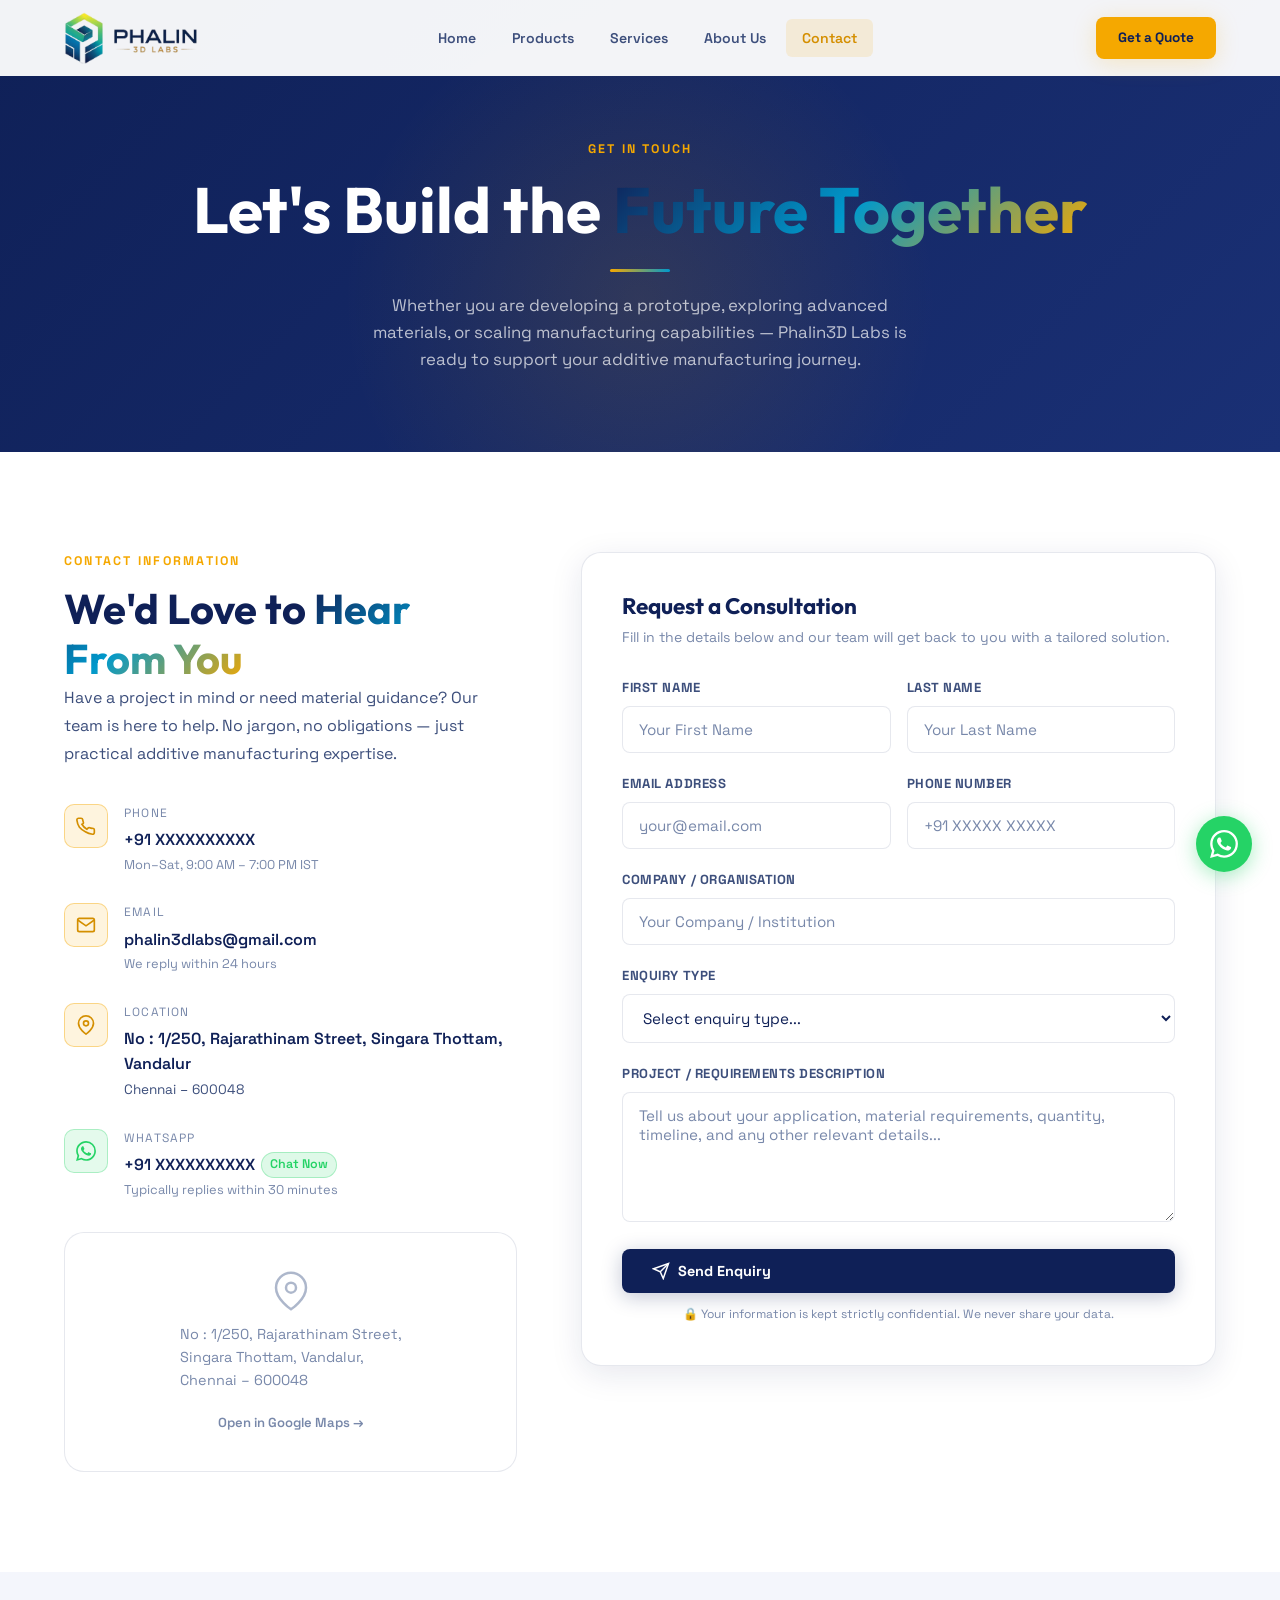
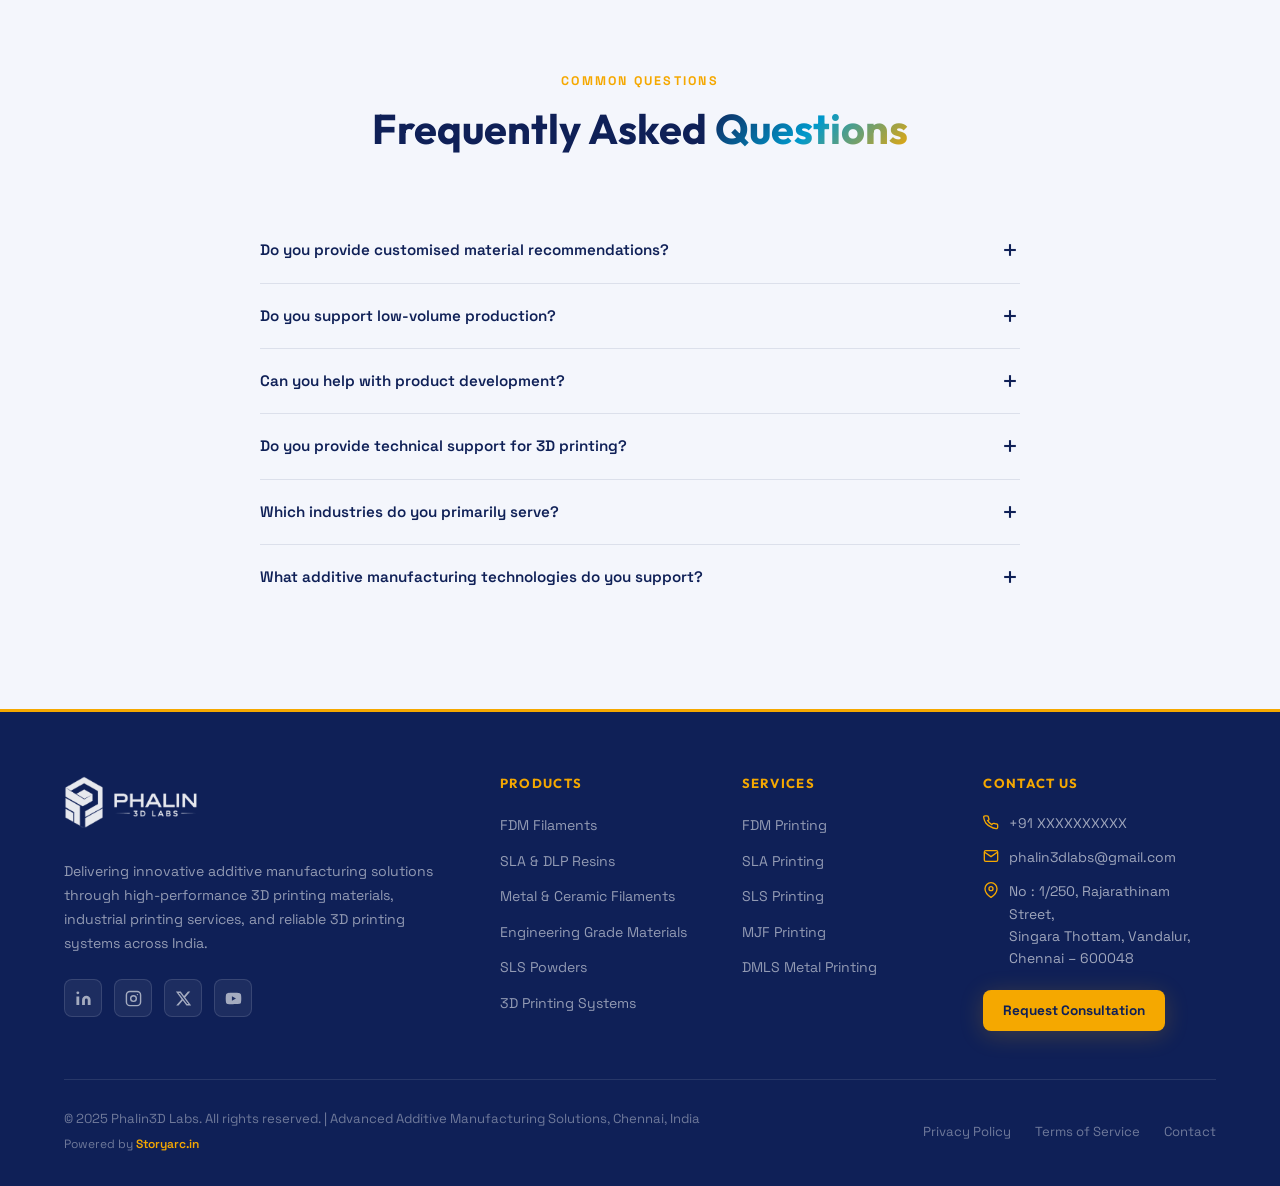
<file: contact.html>
<!DOCTYPE html>
<html lang="en">
<head>
<meta charset="UTF-8">
<meta name="viewport" content="width=device-width,initial-scale=1">
<title>Contact Us – Phalin3D Labs | Request a Consultation | Chennai, India</title>
<meta name="description" content="Contact Phalin3D Labs for additive manufacturing solutions, 3D printing materials, and printing services. Based in Chennai, India. Email: phalin3dlabs@gmail.com">
<meta name="keywords" content="3D Printing Chennai Contact, Additive Manufacturing Consultation, 3D Printing Quote India, Phalin3D Labs Contact">
<link rel="stylesheet" href="styles.css">
<style>
.map-placeholder{background:var(--bg-card);border:1px solid var(--border);border-radius:var(--radius-lg);height:240px;display:flex;flex-direction:column;align-items:center;justify-content:center;gap:12px;color:var(--text-muted);font-size:.9rem;}
.map-placeholder svg{width:40px;height:40px;color:var(--blue);opacity:.6;}
.faq-item{border-bottom:1px solid var(--border);padding:20px 0;}
.faq-item:last-child{border-bottom:none;}
.faq-q{display:flex;justify-content:space-between;align-items:center;cursor:pointer;font-weight:600;font-size:.95rem;gap:16px;}
.faq-q svg{flex-shrink:0;transition:transform .3s;color:var(--blue);}
.faq-a{font-size:.88rem;color:var(--text-secondary);line-height:1.7;max-height:0;overflow:hidden;transition:max-height .35s ease,padding .35s;}
.faq-item.open .faq-a{max-height:300px;padding-top:12px;}
.faq-item.open .faq-q svg{transform:rotate(45deg);}
@media(max-width:768px){.faq-q{font-size:.88rem;gap:12px;}.faq-a{font-size:.82rem;}.faq-item{padding:16px 0;}.map-placeholder{height:180px;}.map-placeholder svg{width:32px;height:32px;}}
@media(max-width:480px){.faq-q{font-size:.82rem;}.faq-a{font-size:.78rem;}.map-placeholder{height:160px;border-radius:12px;}}
</style>
</head>
<body>
<div id="nav-placeholder"></div>

<section class="page-hero">
  <div class="container">
    <span class="eyebrow">Get in Touch</span>
    <h1>Let's Build the <span class="gradient-text">Future Together</span></h1>
    <div class="divider"></div>
    <p>Whether you are developing a prototype, exploring advanced materials, or scaling manufacturing capabilities — Phalin3D Labs is ready to support your additive manufacturing journey.</p>
  </div>
</section>

<section class="section">
  <div class="container">
    <div class="contact-grid">
      <!-- LEFT: INFO -->
      <div>
        <span class="eyebrow">Contact Information</span>
        <h2>We'd Love to <span class="gradient-text">Hear From You</span></h2>
        <p style="color:var(--text-secondary);margin-bottom:36px;line-height:1.75;">Have a project in mind or need material guidance? Our team is here to help. No jargon, no obligations — just practical additive manufacturing expertise.</p>

        <div class="contact-detail animate-on-scroll">
          <div class="contact-detail-icon">
            <svg viewBox="0 0 24 24" fill="none" stroke="currentColor" stroke-width="2"><path d="M22 16.92v3a2 2 0 01-2.18 2 19.79 19.79 0 01-8.63-3.07A19.5 19.5 0 014.14 13.5 19.79 19.79 0 011.07 4.88 2 2 0 013.05 2.7h3a2 2 0 012 1.72c.127.96.361 1.903.7 2.81a2 2 0 01-.45 2.11L7.09 9.91a16 16 0 006 6l1.27-1.27a2 2 0 012.11-.45c.907.339 1.85.573 2.81.7A2 2 0 0122 16.92z"/></svg>
          </div>
          <div>
            <div class="contact-detail-label">Phone</div>
            <div class="contact-detail-value">+91 XXXXXXXXXX</div>
            <div style="font-size:.8rem;color:var(--text-muted);margin-top:2px;">Mon–Sat, 9:00 AM – 7:00 PM IST</div>
          </div>
        </div>

        <div class="contact-detail animate-on-scroll delay-1">
          <div class="contact-detail-icon">
            <svg viewBox="0 0 24 24" fill="none" stroke="currentColor" stroke-width="2"><path d="M4 4h16c1.1 0 2 .9 2 2v12c0 1.1-.9 2-2 2H4c-1.1 0-2-.9-2-2V6c0-1.1.9-2 2-2z"/><polyline points="22,6 12,13 2,6"/></svg>
          </div>
          <div>
            <div class="contact-detail-label">Email</div>
            <div class="contact-detail-value"><a href="mailto:phalin3dlabs@gmail.com" style="color:var(--text-primary);">phalin3dlabs@gmail.com</a></div>
            <div style="font-size:.8rem;color:var(--text-muted);margin-top:2px;">We reply within 24 hours</div>
          </div>
        </div>

        <div class="contact-detail animate-on-scroll delay-2">
          <div class="contact-detail-icon">
            <svg viewBox="0 0 24 24" fill="none" stroke="currentColor" stroke-width="2"><path d="M21 10c0 7-9 13-9 13s-9-6-9-13a9 9 0 0118 0z"/><circle cx="12" cy="10" r="3"/></svg>
          </div>
          <div>
            <div class="contact-detail-label">Location</div>
            <div class="contact-detail-value">No : 1/250, Rajarathinam Street, Singara Thottam, Vandalur</div>
            <div style="font-size:.85rem;color:var(--text-secondary);margin-top:2px;">Chennai – 600048</div>
          </div>
        </div>

        <div class="contact-detail animate-on-scroll delay-3">
          <div class="contact-detail-icon" style="background:rgba(37,211,102,0.12);border-color:rgba(37,211,102,0.3);">
            <svg viewBox="0 0 24 24" fill="#25D366" width="20" height="20"><path d="M17.472 14.382c-.297-.149-1.758-.867-2.03-.967-.273-.099-.471-.148-.67.15-.197.297-.767.966-.94 1.164-.173.199-.347.223-.644.075-.297-.15-1.255-.463-2.39-1.475-.883-.788-1.48-1.761-1.653-2.059-.173-.297-.018-.458.13-.606.134-.133.298-.347.446-.52.149-.174.198-.298.298-.497.099-.198.05-.371-.025-.52-.075-.149-.669-1.612-.916-2.207-.242-.579-.487-.5-.669-.51-.173-.008-.371-.01-.57-.01-.198 0-.52.074-.792.372-.272.297-1.04 1.016-1.04 2.479 0 1.462 1.065 2.875 1.213 3.074.149.198 2.096 3.2 5.077 4.487.709.306 1.262.489 1.694.625.712.227 1.36.195 1.871.118.571-.085 1.758-.719 2.006-1.413.248-.694.248-1.289.173-1.413-.074-.124-.272-.198-.57-.347m-5.421 7.403h-.004a9.87 9.87 0 01-5.031-1.378l-.361-.214-3.741.982.998-3.648-.235-.374a9.86 9.86 0 01-1.51-5.26c.001-5.45 4.436-9.884 9.888-9.884 2.64 0 5.122 1.03 6.988 2.898a9.825 9.825 0 012.893 6.994c-.003 5.45-4.437 9.884-9.885 9.884m8.413-18.297A11.815 11.815 0 0012.05 0C5.495 0 .16 5.335.157 11.892c0 2.096.547 4.142 1.588 5.945L.057 24l6.305-1.654a11.882 11.882 0 005.683 1.448h.005c6.554 0 11.89-5.335 11.893-11.893a11.821 11.821 0 00-3.48-8.413z"/></svg>
          </div>
          <div>
            <div class="contact-detail-label">WhatsApp</div>
            <div class="contact-detail-value">
              <a href="https://wa.me/91XXXXXXXXXX" target="_blank" rel="noopener" style="color:var(--text-primary);display:inline-flex;align-items:center;gap:6px;">
                +91 XXXXXXXXXX
                <span style="font-size:.78rem;background:rgba(37,211,102,.15);color:#25D366;padding:2px 8px;border-radius:100px;border:1px solid rgba(37,211,102,.3);">Chat Now</span>
              </a>
            </div>
            <div style="font-size:.8rem;color:var(--text-muted);margin-top:2px;">Typically replies within 30 minutes</div>
          </div>
        </div>

        <div class="map-placeholder animate-on-scroll" style="margin-top:32px;">
          <svg viewBox="0 0 24 24" fill="none" stroke="currentColor" stroke-width="1.5"><path d="M21 10c0 7-9 13-9 13s-9-6-9-13a9 9 0 0118 0z"/><circle cx="12" cy="10" r="3"/></svg>
          <p style="line-height:1.6;margin-bottom:8px;">No : 1/250, Rajarathinam Street,<br>Singara Thottam, Vandalur,<br>Chennai – 600048</p>
          <a href="https://maps.google.com/?q=1/250,Rajarathinam+Street,Singara+Thottam,Vandalur,Chennai,600048" target="_blank" rel="noopener" style="color:var(--blue);font-size:.82rem;font-weight:600;">Open in Google Maps →</a>
        </div>
      </div>

      <!-- RIGHT: FORM -->
      <div class="animate-on-scroll delay-1">
        <div class="contact-form">
          <h3 style="margin-bottom:6px;">Request a Consultation</h3>
          <p style="color:var(--text-muted);font-size:.88rem;margin-bottom:28px;">Fill in the details below and our team will get back to you with a tailored solution.</p>
          <form id="contactForm" novalidate>
            <div class="form-row">
              <div class="form-group">
                <label for="firstName">First Name</label>
                <input type="text" id="firstName" name="firstName" placeholder="Your First Name" required>
              </div>
              <div class="form-group">
                <label for="lastName">Last Name</label>
                <input type="text" id="lastName" name="lastName" placeholder="Your Last Name">
              </div>
            </div>
            <div class="form-row">
              <div class="form-group">
                <label for="email">Email Address</label>
                <input type="email" id="email" name="email" placeholder="your@email.com" required>
              </div>
              <div class="form-group">
                <label for="phone">Phone Number</label>
                <input type="tel" id="phone" name="phone" placeholder="+91 XXXXX XXXXX">
              </div>
            </div>
            <div class="form-group">
              <label for="company">Company / Organisation</label>
              <input type="text" id="company" name="company" placeholder="Your Company / Institution">
            </div>
            <div class="form-group">
              <label for="enquiryType">Enquiry Type</label>
              <select id="enquiryType" name="enquiryType">
                <option value="" disabled selected>Select enquiry type...</option>
                <option>FDM Filaments &amp; Materials</option>
                <option>SLA / DLP Resins</option>
                <option>Metal &amp; Ceramic Filaments</option>
                <option>FDM 3D Printing Service</option>
                <option>SLA 3D Printing Service</option>
                <option>SLS Printing Service</option>
                <option>MJF Printing Service</option>
                <option>DMLS Metal Printing Service</option>
                <option>3D Printer Systems</option>
                <option>Rapid Prototyping</option>
                <option>General Enquiry</option>
                <option>Not sure — need advice</option>
              </select>
            </div>
            <div class="form-group">
              <label for="message">Project / Requirements Description</label>
              <textarea id="message" name="message" placeholder="Tell us about your application, material requirements, quantity, timeline, and any other relevant details..." required></textarea>
            </div>
            <button type="submit" class="btn btn-primary form-submit" id="submit-btn">
              <svg viewBox="0 0 24 24" fill="none" stroke="currentColor" stroke-width="2"><line x1="22" y1="2" x2="11" y2="13"/><polygon points="22 2 15 22 11 13 2 9 22 2"/></svg>
              Send Enquiry
            </button>
            <p style="font-size:.75rem;color:var(--text-muted);text-align:center;margin-top:12px;">🔒 Your information is kept strictly confidential. We never share your data.</p>
          </form>
        </div>
      </div>
    </div>
  </div>
</section>

<!-- FAQ -->
<section class="section" style="background:var(--bg-secondary);">
  <div class="container">
    <div class="section-header">
      <span class="eyebrow">Common Questions</span>
      <h2>Frequently Asked <span class="gradient-text">Questions</span></h2>
    </div>
    <div style="max-width:760px;margin:0 auto;">
      <div class="faq-item">
        <div class="faq-q" id="faq-q-1">
          Do you provide customised material recommendations?
          <svg viewBox="0 0 24 24" fill="none" stroke="currentColor" stroke-width="2.5" width="20"><line x1="12" y1="5" x2="12" y2="19"/><line x1="5" y1="12" x2="19" y2="12"/></svg>
        </div>
        <div class="faq-a" id="faq-a-1">Yes. We help customers select the right material based on application requirements, strength, surface finish, temperature resistance, and functional requirements. Contact us with your project details and our team will provide a tailored material recommendation.</div>
      </div>
      <div class="faq-item">
        <div class="faq-q" id="faq-q-2">
          Do you support low-volume production?
          <svg viewBox="0 0 24 24" fill="none" stroke="currentColor" stroke-width="2.5" width="20"><line x1="12" y1="5" x2="12" y2="19"/><line x1="5" y1="12" x2="19" y2="12"/></svg>
        </div>
        <div class="faq-a" id="faq-a-2">Yes. We provide both prototyping and low-volume production solutions. Whether you need a single prototype or a batch of production parts, we can support your requirements. Our services are flexible and scalable based on your needs.</div>
      </div>
      <div class="faq-item">
        <div class="faq-q" id="faq-q-3">
          Can you help with product development?
          <svg viewBox="0 0 24 24" fill="none" stroke="currentColor" stroke-width="2.5" width="20"><line x1="12" y1="5" x2="12" y2="19"/><line x1="5" y1="12" x2="19" y2="12"/></svg>
        </div>
        <div class="faq-a" id="faq-a-3">Yes. We support concept validation, prototyping, iterative design development, and manufacturing assistance. We can work with you from early concept stages through to production-ready parts, helping you choose the right technology and materials at each stage.</div>
      </div>
      <div class="faq-item">
        <div class="faq-q" id="faq-q-4">
          Do you provide technical support for 3D printing?
          <svg viewBox="0 0 24 24" fill="none" stroke="currentColor" stroke-width="2.5" width="20"><line x1="12" y1="5" x2="12" y2="19"/><line x1="5" y1="12" x2="19" y2="12"/></svg>
        </div>
        <div class="faq-a" id="faq-a-4">Yes. We assist customers with material selection, process optimisation, print settings guidance, and troubleshooting. Our technical support covers all major additive manufacturing technologies and materials that we supply and use in our services.</div>
      </div>
      <div class="faq-item">
        <div class="faq-q" id="faq-q-5">
          Which industries do you primarily serve?
          <svg viewBox="0 0 24 24" fill="none" stroke="currentColor" stroke-width="2.5" width="20"><line x1="12" y1="5" x2="12" y2="19"/><line x1="5" y1="12" x2="19" y2="12"/></svg>
        </div>
        <div class="faq-a" id="faq-a-5">We serve a wide range of industries including Automotive, Aerospace, Medical, Manufacturing, Product Design, Consumer Products, Research &amp; Development, Educational Institutions, Tooling &amp; Fixtures, and Industrial Engineering. If your industry isn't listed, contact us — we are happy to discuss how additive manufacturing can benefit your specific application.</div>
      </div>
      <div class="faq-item">
        <div class="faq-q" id="faq-q-6">
          What additive manufacturing technologies do you support?
          <svg viewBox="0 0 24 24" fill="none" stroke="currentColor" stroke-width="2.5" width="20"><line x1="12" y1="5" x2="12" y2="19"/><line x1="5" y1="12" x2="19" y2="12"/></svg>
        </div>
        <div class="faq-a" id="faq-a-6">We support FDM (Fused Deposition Modeling), SLA (Stereolithography), DLP (Digital Light Processing), SLS (Selective Laser Sintering), MJF (Multi Jet Fusion), and DMLS (Direct Metal Laser Sintering). We also supply materials compatible with these technologies and provide 3D printer system recommendations.</div>
      </div>
    </div>
  </div>
</section>

<div id="footer-placeholder"></div>
<script src="components.js"></script>
<script src="main.js"></script>
<script>
document.querySelectorAll('.faq-item').forEach(item=>{
  item.querySelector('.faq-q').addEventListener('click',()=>{
    const isOpen = item.classList.contains('open');
    document.querySelectorAll('.faq-item').forEach(i=>i.classList.remove('open'));
    if(!isOpen) item.classList.add('open');
  });
});
</script>
</body>
</html>
</file>
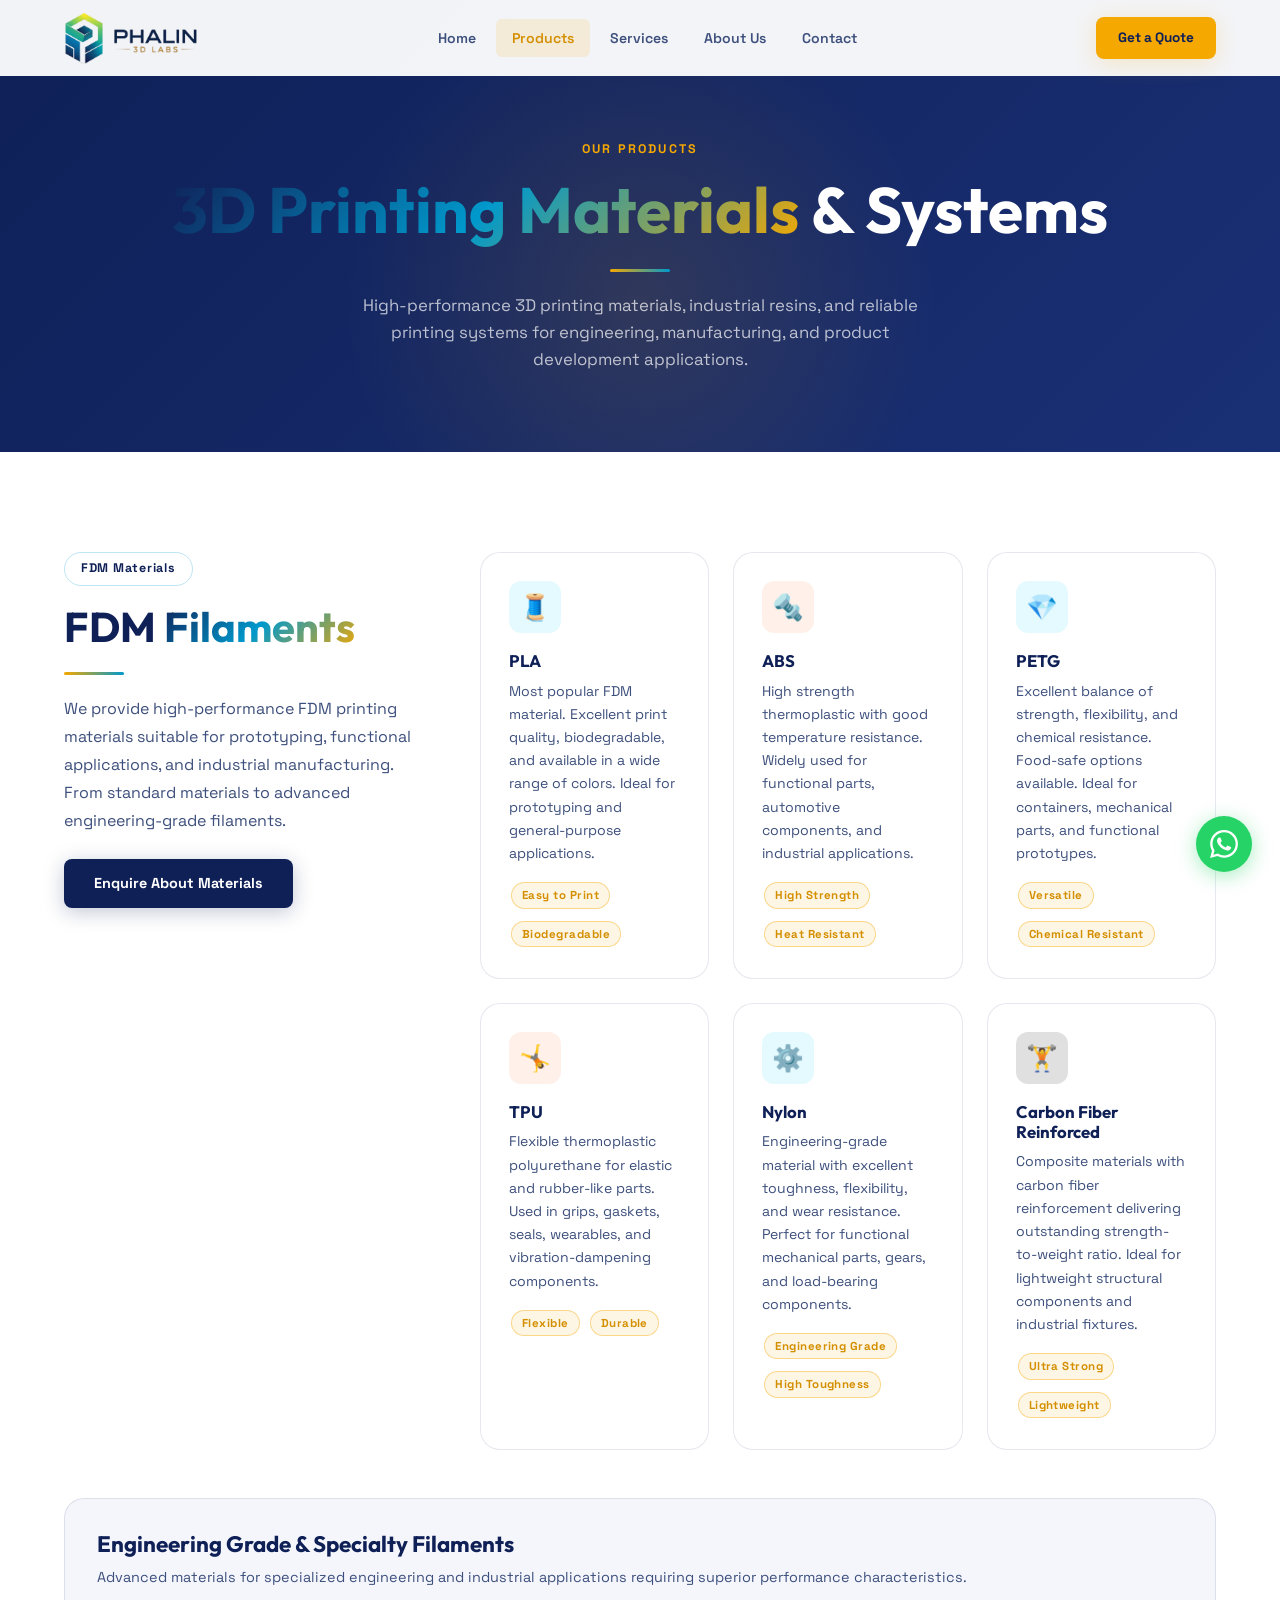
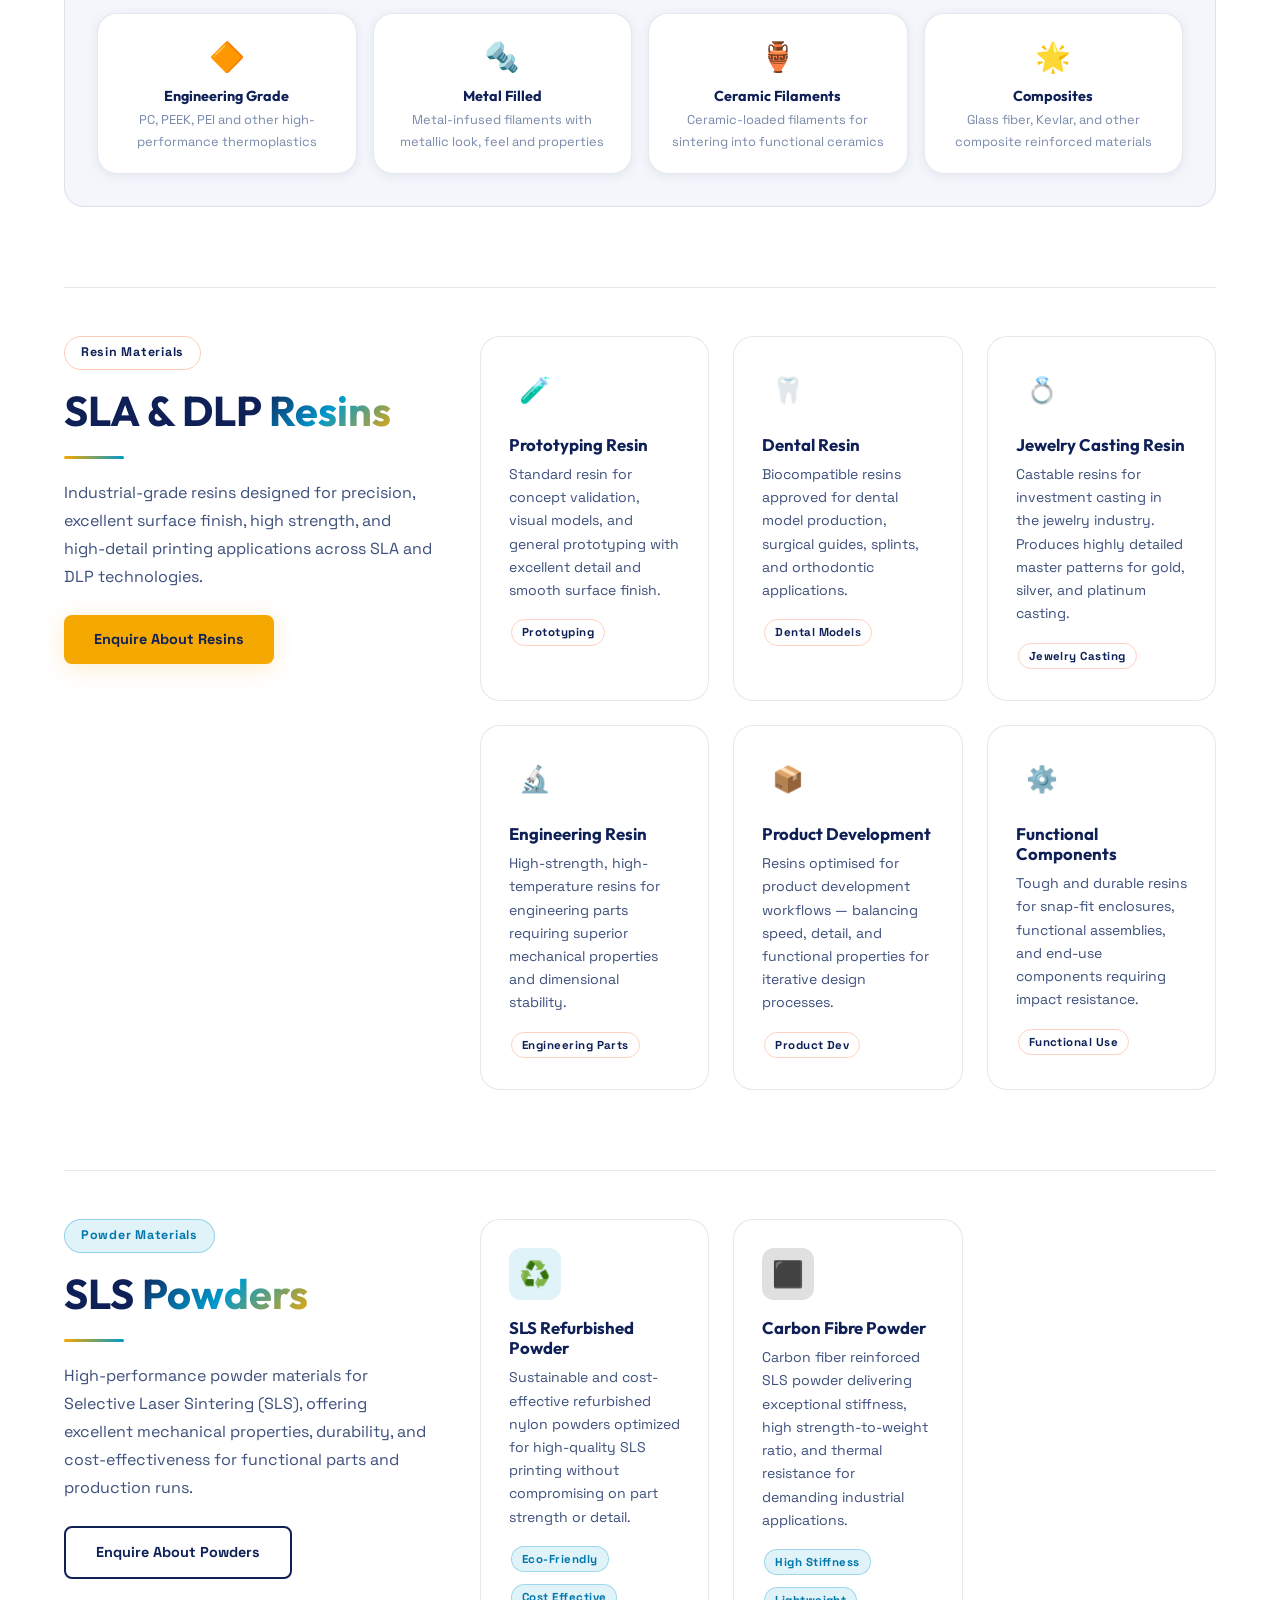
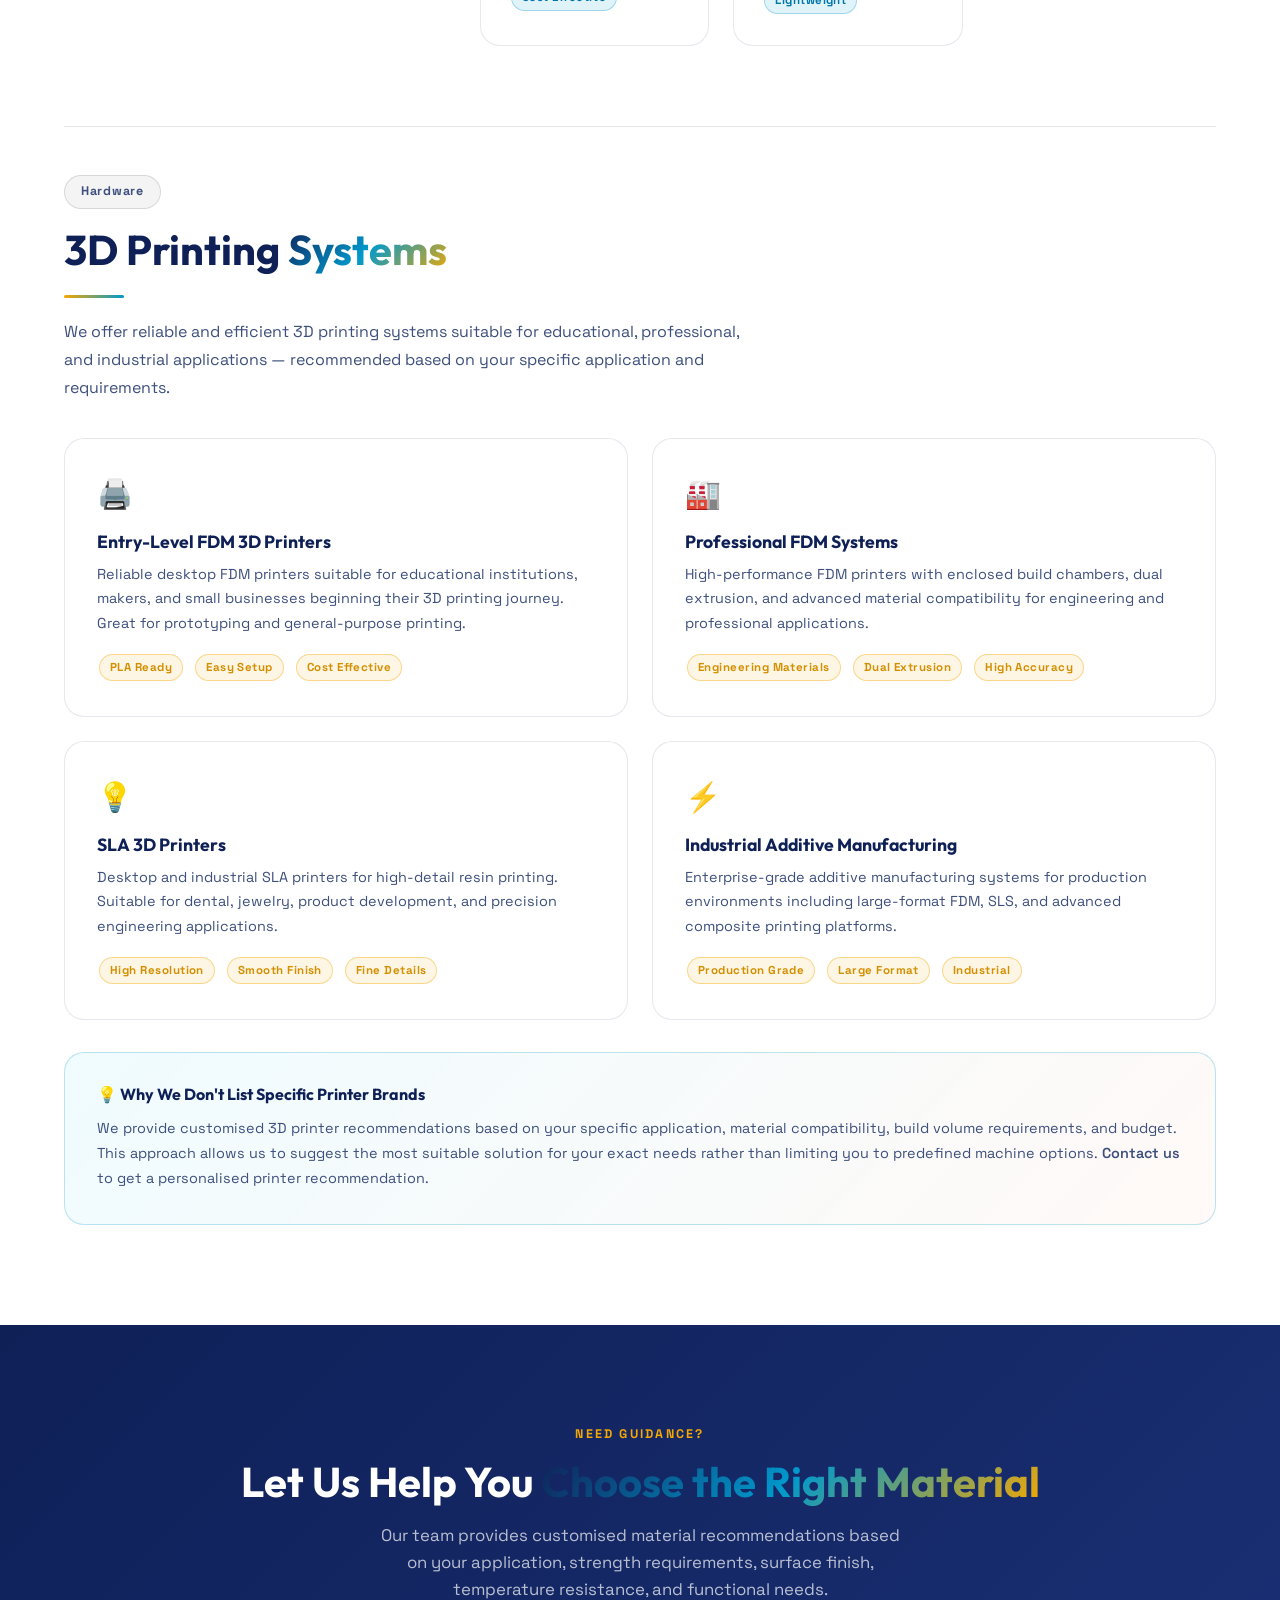
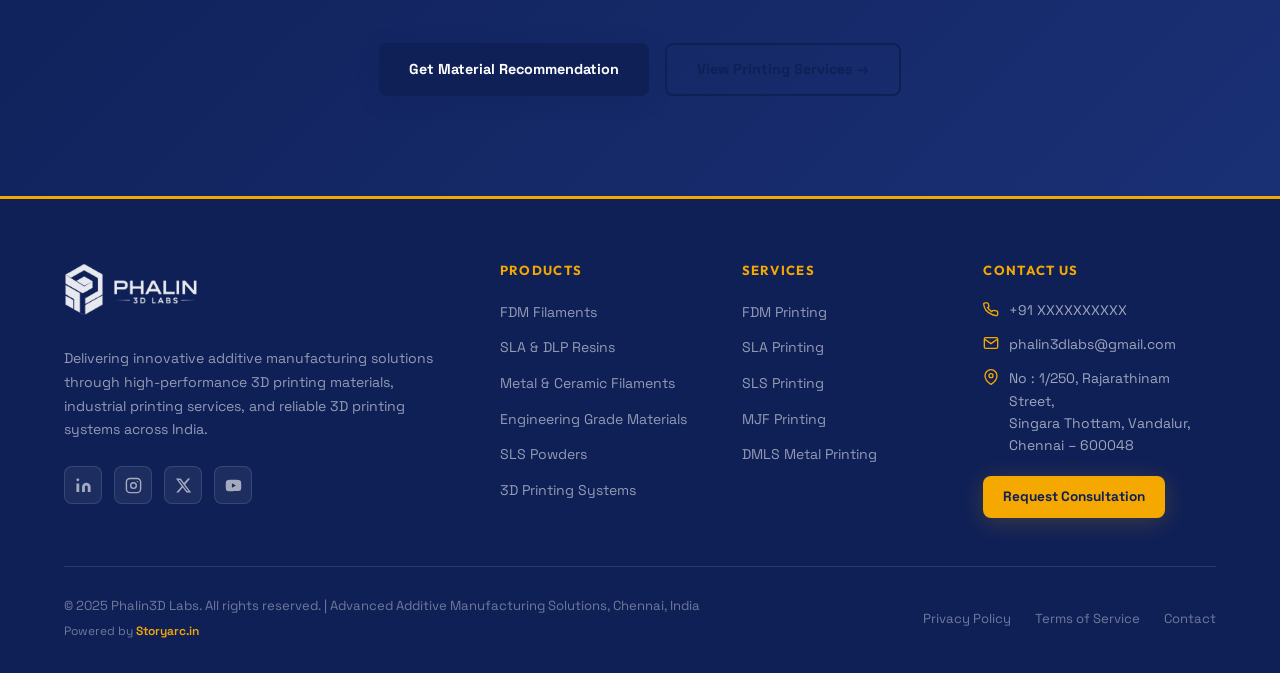
<file: portfolio.html>
<!DOCTYPE html>
<html lang="en">
<head>
<meta charset="UTF-8">
<meta name="viewport" content="width=device-width,initial-scale=1">
<title>3D Printing Materials &amp; Products – Phalin3D Labs | FDM Filaments, SLA Resins, Metal Filaments</title>
<meta name="description" content="Explore Phalin3D Labs' range of 3D printing materials — engineering-grade FDM filaments, industrial SLA & DLP resins, metal & ceramic filaments, and 3D printing systems. Chennai, India.">
<meta name="keywords" content="FDM Filaments India, SLA Resin Supplier, Metal Filament FDM, Ceramic Filament, Engineering Grade Filaments, Carbon Fiber Filament, 3D Printing Materials India, DLP Resin India">
<link rel="stylesheet" href="styles.css">
<style>
.product-section{margin-bottom:80px;}
.product-section:last-child{margin-bottom:0;}
.material-grid{display:grid;grid-template-columns:repeat(3,1fr);gap:24px;}
.material-card{background:var(--bg-card);border:1px solid var(--border);border-radius:var(--radius-lg);padding:28px;transition:var(--transition);}
.material-card:hover{border-color:var(--border-blue);transform:translateY(-4px);box-shadow:var(--shadow-blue);}
.material-icon{width:52px;height:52px;border-radius:12px;display:flex;align-items:center;justify-content:center;margin-bottom:18px;font-size:1.6rem;}
.material-card h4{font-size:1.05rem;margin-bottom:8px;}
.material-card p{font-size:.88rem;color:var(--text-secondary);line-height:1.65;margin-bottom:14px;}
.material-tags{display:flex;flex-wrap:wrap;gap:6px;}
.section-intro{display:grid;grid-template-columns:1fr 2fr;gap:48px;align-items:start;margin-bottom:48px;}
.section-intro-badge{display:inline-flex;align-items:center;gap:8px;background:var(--blue-glow);border:1px solid var(--border-blue);border-radius:100px;padding:6px 16px;font-size:.78rem;font-weight:700;color:var(--blue);letter-spacing:.06em;margin-bottom:16px;}
.printer-grid{display:grid;grid-template-columns:repeat(2,1fr);gap:24px;}
.printer-card{background:var(--bg-card);border:1px solid var(--border);border-radius:var(--radius-lg);padding:32px;transition:var(--transition);}
.printer-card:hover{border-color:var(--border-blue);transform:translateY(-4px);}
.printer-card h4{margin-bottom:10px;font-size:1.1rem;}
.printer-card p{font-size:.9rem;color:var(--text-secondary);line-height:1.7;}
.why-no-brands{background:linear-gradient(135deg,rgba(0,200,255,.06),rgba(255,107,53,.04));border:1px solid var(--border-blue);border-radius:var(--radius-lg);padding:32px;margin-top:32px;}
.why-no-brands h4{margin-bottom:12px;}
.why-no-brands p{font-size:.9rem;color:var(--text-secondary);line-height:1.75;}
@media(max-width:768px){.material-grid{grid-template-columns:1fr 1fr;gap:16px;}.section-intro{grid-template-columns:1fr;gap:24px;}.printer-grid{grid-template-columns:1fr;}.material-card{padding:20px;}.material-icon{width:44px;height:44px;font-size:1.3rem;margin-bottom:14px;}.material-card h4{font-size:.95rem;}.material-card p{font-size:.82rem;}.printer-card{padding:24px;}.printer-card h4{font-size:1rem;}.printer-card p{font-size:.85rem;}.why-no-brands{padding:24px;}.why-no-brands p{font-size:.85rem;}}
@media(max-width:480px){.material-grid{grid-template-columns:1fr;}.material-card{padding:18px;}.printer-card{padding:20px;}.why-no-brands{padding:18px;}.specialty-grid{grid-template-columns:1fr 1fr !important;}}
.specialty-grid{display:grid;grid-template-columns:repeat(4,1fr);gap:16px;}
@media(max-width:768px){.specialty-grid{grid-template-columns:repeat(2,1fr) !important;}}
</style>
</head>
<body>
<div id="nav-placeholder"></div>

<section class="page-hero">
  <div class="container">
    <span class="eyebrow">Our Products</span>
    <h1><span class="gradient-text">3D Printing Materials</span> &amp; Systems</h1>
    <div class="divider"></div>
    <p>High-performance 3D printing materials, industrial resins, and reliable printing systems for engineering, manufacturing, and product development applications.</p>
  </div>
</section>

<section class="section">
  <div class="container">

    <!-- FDM FILAMENTS -->
    <div class="product-section" id="fdm-filaments">
      <div class="section-intro">
        <div>
          <div class="section-intro-badge">FDM Materials</div>
          <h2>FDM <span class="gradient-text">Filaments</span></h2>
          <div class="divider left"></div>
          <p style="color:var(--text-secondary);line-height:1.75;margin-top:16px;">We provide high-performance FDM printing materials suitable for prototyping, functional applications, and industrial manufacturing. From standard materials to advanced engineering-grade filaments.</p>
          <a href="contact.html" class="btn btn-primary" style="margin-top:24px;">Enquire About Materials</a>
        </div>
        <div>
          <div class="material-grid">
            <div class="material-card animate-on-scroll">
              <div class="material-icon" style="background:rgba(0,200,255,.1);">🧵</div>
              <h4>PLA</h4>
              <p>Most popular FDM material. Excellent print quality, biodegradable, and available in a wide range of colors. Ideal for prototyping and general-purpose applications.</p>
              <div class="material-tags">
                <span class="service-tag">Easy to Print</span>
                <span class="service-tag">Biodegradable</span>
              </div>
            </div>
            <div class="material-card animate-on-scroll delay-1">
              <div class="material-icon" style="background:rgba(255,107,53,.1);">🔩</div>
              <h4>ABS</h4>
              <p>High strength thermoplastic with good temperature resistance. Widely used for functional parts, automotive components, and industrial applications.</p>
              <div class="material-tags">
                <span class="service-tag">High Strength</span>
                <span class="service-tag">Heat Resistant</span>
              </div>
            </div>
            <div class="material-card animate-on-scroll delay-2">
              <div class="material-icon" style="background:rgba(0,200,255,.1);">💎</div>
              <h4>PETG</h4>
              <p>Excellent balance of strength, flexibility, and chemical resistance. Food-safe options available. Ideal for containers, mechanical parts, and functional prototypes.</p>
              <div class="material-tags">
                <span class="service-tag">Versatile</span>
                <span class="service-tag">Chemical Resistant</span>
              </div>
            </div>
            <div class="material-card animate-on-scroll delay-3">
              <div class="material-icon" style="background:rgba(255,107,53,.1);">🤸</div>
              <h4>TPU</h4>
              <p>Flexible thermoplastic polyurethane for elastic and rubber-like parts. Used in grips, gaskets, seals, wearables, and vibration-dampening components.</p>
              <div class="material-tags">
                <span class="service-tag">Flexible</span>
                <span class="service-tag">Durable</span>
              </div>
            </div>
            <div class="material-card animate-on-scroll">
              <div class="material-icon" style="background:rgba(0,200,255,.1);">⚙️</div>
              <h4>Nylon</h4>
              <p>Engineering-grade material with excellent toughness, flexibility, and wear resistance. Perfect for functional mechanical parts, gears, and load-bearing components.</p>
              <div class="material-tags">
                <span class="service-tag">Engineering Grade</span>
                <span class="service-tag">High Toughness</span>
              </div>
            </div>
            <div class="material-card animate-on-scroll delay-1">
              <div class="material-icon" style="background:rgba(100,100,100,.2);">🏋️</div>
              <h4>Carbon Fiber Reinforced</h4>
              <p>Composite materials with carbon fiber reinforcement delivering outstanding strength-to-weight ratio. Ideal for lightweight structural components and industrial fixtures.</p>
              <div class="material-tags">
                <span class="service-tag">Ultra Strong</span>
                <span class="service-tag">Lightweight</span>
              </div>
            </div>
          </div>
        </div>
      </div>

      <!-- Engineering & Specialty -->
      <div style="background:var(--bg-secondary);border-radius:var(--radius-lg);padding:32px;border:1px solid var(--border);" id="engineering-grade">
        <h3 style="margin-bottom:8px;">Engineering Grade &amp; Specialty Filaments</h3>
        <p style="color:var(--text-secondary);font-size:.9rem;margin-bottom:24px;">Advanced materials for specialized engineering and industrial applications requiring superior performance characteristics.</p>
        <div class="specialty-grid">
          <div class="card" style="padding:20px;text-align:center;">
            <div style="font-size:1.8rem;margin-bottom:8px;">🔶</div>
            <h5 style="font-size:.9rem;margin-bottom:4px;">Engineering Grade</h5>
            <p style="font-size:.8rem;color:var(--text-muted);">PC, PEEK, PEI and other high-performance thermoplastics</p>
          </div>
          <div class="card" style="padding:20px;text-align:center;" id="metal-ceramic">
            <div style="font-size:1.8rem;margin-bottom:8px;">🔩</div>
            <h5 style="font-size:.9rem;margin-bottom:4px;">Metal Filled</h5>
            <p style="font-size:.8rem;color:var(--text-muted);">Metal-infused filaments with metallic look, feel and properties</p>
          </div>
          <div class="card" style="padding:20px;text-align:center;">
            <div style="font-size:1.8rem;margin-bottom:8px;">🏺</div>
            <h5 style="font-size:.9rem;margin-bottom:4px;">Ceramic Filaments</h5>
            <p style="font-size:.8rem;color:var(--text-muted);">Ceramic-loaded filaments for sintering into functional ceramics</p>
          </div>
          <div class="card" style="padding:20px;text-align:center;">
            <div style="font-size:1.8rem;margin-bottom:8px;">🌟</div>
            <h5 style="font-size:.9rem;margin-bottom:4px;">Composites</h5>
            <p style="font-size:.8rem;color:var(--text-muted);">Glass fiber, Kevlar, and other composite reinforced materials</p>
          </div>
        </div>
      </div>
    </div>

    <!-- SLA & DLP RESINS -->
    <div class="product-section" id="sla-resins" style="padding-top:48px;border-top:1px solid var(--border);">
      <div class="section-intro">
        <div>
          <div class="section-intro-badge" style="background:var(--orange-glow);border-color:rgba(255,107,53,.35);color:var(--orange);">Resin Materials</div>
          <h2>SLA &amp; DLP <span class="gradient-text">Resins</span></h2>
          <div class="divider left"></div>
          <p style="color:var(--text-secondary);line-height:1.75;margin-top:16px;">Industrial-grade resins designed for precision, excellent surface finish, high strength, and high-detail printing applications across SLA and DLP technologies.</p>
          <a href="contact.html" class="btn btn-orange" style="margin-top:24px;">Enquire About Resins</a>
        </div>
        <div>
          <div class="material-grid">
            <div class="material-card animate-on-scroll">
              <div class="material-icon" style="background:var(--orange-glow);">🧪</div>
              <h4>Prototyping Resin</h4>
              <p>Standard resin for concept validation, visual models, and general prototyping with excellent detail and smooth surface finish.</p>
              <div class="material-tags">
                <span class="service-tag" style="background:var(--orange-glow);border-color:rgba(255,107,53,.3);color:var(--orange);">Prototyping</span>
              </div>
            </div>
            <div class="material-card animate-on-scroll delay-1">
              <div class="material-icon" style="background:var(--orange-glow);">🦷</div>
              <h4>Dental Resin</h4>
              <p>Biocompatible resins approved for dental model production, surgical guides, splints, and orthodontic applications.</p>
              <div class="material-tags">
                <span class="service-tag" style="background:var(--orange-glow);border-color:rgba(255,107,53,.3);color:var(--orange);">Dental Models</span>
              </div>
            </div>
            <div class="material-card animate-on-scroll delay-2">
              <div class="material-icon" style="background:var(--orange-glow);">💍</div>
              <h4>Jewelry Casting Resin</h4>
              <p>Castable resins for investment casting in the jewelry industry. Produces highly detailed master patterns for gold, silver, and platinum casting.</p>
              <div class="material-tags">
                <span class="service-tag" style="background:var(--orange-glow);border-color:rgba(255,107,53,.3);color:var(--orange);">Jewelry Casting</span>
              </div>
            </div>
            <div class="material-card animate-on-scroll delay-3">
              <div class="material-icon" style="background:var(--orange-glow);">🔬</div>
              <h4>Engineering Resin</h4>
              <p>High-strength, high-temperature resins for engineering parts requiring superior mechanical properties and dimensional stability.</p>
              <div class="material-tags">
                <span class="service-tag" style="background:var(--orange-glow);border-color:rgba(255,107,53,.3);color:var(--orange);">Engineering Parts</span>
              </div>
            </div>
            <div class="material-card animate-on-scroll">
              <div class="material-icon" style="background:var(--orange-glow);">📦</div>
              <h4>Product Development</h4>
              <p>Resins optimised for product development workflows — balancing speed, detail, and functional properties for iterative design processes.</p>
              <div class="material-tags">
                <span class="service-tag" style="background:var(--orange-glow);border-color:rgba(255,107,53,.3);color:var(--orange);">Product Dev</span>
              </div>
            </div>
            <div class="material-card animate-on-scroll delay-1">
              <div class="material-icon" style="background:var(--orange-glow);">⚙️</div>
              <h4>Functional Components</h4>
              <p>Tough and durable resins for snap-fit enclosures, functional assemblies, and end-use components requiring impact resistance.</p>
              <div class="material-tags">
                <span class="service-tag" style="background:var(--orange-glow);border-color:rgba(255,107,53,.3);color:var(--orange);">Functional Use</span>
              </div>
            </div>
          </div>
        </div>
      </div>
    </div>

    <!-- SLS POWDERS -->
    <div class="product-section" id="sls-powders" style="padding-top:48px;border-top:1px solid var(--border);">
      <div class="section-intro">
        <div>
          <div class="section-intro-badge" style="background:var(--cyan-glow);border-color:rgba(0,153,204,.35);color:var(--cyan-dark);">Powder Materials</div>
          <h2>SLS <span class="gradient-text">Powders</span></h2>
          <div class="divider left"></div>
          <p style="color:var(--text-secondary);line-height:1.75;margin-top:16px;">High-performance powder materials for Selective Laser Sintering (SLS), offering excellent mechanical properties, durability, and cost-effectiveness for functional parts and production runs.</p>
          <a href="contact.html" class="btn btn-secondary" style="margin-top:24px;">Enquire About Powders</a>
        </div>
        <div>
          <div class="material-grid">
            <div class="material-card animate-on-scroll">
              <div class="material-icon" style="background:var(--cyan-glow);">♻️</div>
              <h4>SLS Refurbished Powder</h4>
              <p>Sustainable and cost-effective refurbished nylon powders optimized for high-quality SLS printing without compromising on part strength or detail.</p>
              <div class="material-tags">
                <span class="service-tag" style="background:var(--cyan-glow);border-color:rgba(0,153,204,.3);color:var(--cyan-dark);">Eco-Friendly</span>
                <span class="service-tag" style="background:var(--cyan-glow);border-color:rgba(0,153,204,.3);color:var(--cyan-dark);">Cost Effective</span>
              </div>
            </div>
            <div class="material-card animate-on-scroll delay-1">
              <div class="material-icon" style="background:rgba(100,100,100,.2);">⬛</div>
              <h4>Carbon Fibre Powder</h4>
              <p>Carbon fiber reinforced SLS powder delivering exceptional stiffness, high strength-to-weight ratio, and thermal resistance for demanding industrial applications.</p>
              <div class="material-tags">
                <span class="service-tag" style="background:var(--cyan-glow);border-color:rgba(0,153,204,.3);color:var(--cyan-dark);">High Stiffness</span>
                <span class="service-tag" style="background:var(--cyan-glow);border-color:rgba(0,153,204,.3);color:var(--cyan-dark);">Lightweight</span>
              </div>
            </div>
          </div>
        </div>
      </div>
    </div>

    <!-- 3D PRINTERS -->
    <div class="product-section" id="printers" style="padding-top:48px;border-top:1px solid var(--border);">
      <div style="margin-bottom:36px;">
        <div class="section-intro-badge" style="background:rgba(150,150,150,.1);border-color:rgba(150,150,150,.3);color:var(--text-secondary);">Hardware</div>
        <h2>3D Printing <span class="gradient-text">Systems</span></h2>
        <div class="divider left"></div>
        <p style="color:var(--text-secondary);line-height:1.75;margin-top:16px;max-width:680px;">We offer reliable and efficient 3D printing systems suitable for educational, professional, and industrial applications — recommended based on your specific application and requirements.</p>
      </div>
      <div class="printer-grid">
        <div class="printer-card animate-on-scroll">
          <div style="font-size:1.8rem;margin-bottom:14px;">🖨️</div>
          <h4>Entry-Level FDM 3D Printers</h4>
          <p>Reliable desktop FDM printers suitable for educational institutions, makers, and small businesses beginning their 3D printing journey. Great for prototyping and general-purpose printing.</p>
          <div style="margin-top:16px;display:flex;gap:8px;flex-wrap:wrap;">
            <span class="service-tag">PLA Ready</span>
            <span class="service-tag">Easy Setup</span>
            <span class="service-tag">Cost Effective</span>
          </div>
        </div>
        <div class="printer-card animate-on-scroll delay-1">
          <div style="font-size:1.8rem;margin-bottom:14px;">🏭</div>
          <h4>Professional FDM Systems</h4>
          <p>High-performance FDM printers with enclosed build chambers, dual extrusion, and advanced material compatibility for engineering and professional applications.</p>
          <div style="margin-top:16px;display:flex;gap:8px;flex-wrap:wrap;">
            <span class="service-tag">Engineering Materials</span>
            <span class="service-tag">Dual Extrusion</span>
            <span class="service-tag">High Accuracy</span>
          </div>
        </div>
        <div class="printer-card animate-on-scroll delay-2">
          <div style="font-size:1.8rem;margin-bottom:14px;">💡</div>
          <h4>SLA 3D Printers</h4>
          <p>Desktop and industrial SLA printers for high-detail resin printing. Suitable for dental, jewelry, product development, and precision engineering applications.</p>
          <div style="margin-top:16px;display:flex;gap:8px;flex-wrap:wrap;">
            <span class="service-tag">High Resolution</span>
            <span class="service-tag">Smooth Finish</span>
            <span class="service-tag">Fine Details</span>
          </div>
        </div>
        <div class="printer-card animate-on-scroll delay-3">
          <div style="font-size:1.8rem;margin-bottom:14px;">⚡</div>
          <h4>Industrial Additive Manufacturing</h4>
          <p>Enterprise-grade additive manufacturing systems for production environments including large-format FDM, SLS, and advanced composite printing platforms.</p>
          <div style="margin-top:16px;display:flex;gap:8px;flex-wrap:wrap;">
            <span class="service-tag">Production Grade</span>
            <span class="service-tag">Large Format</span>
            <span class="service-tag">Industrial</span>
          </div>
        </div>
      </div>
      <div class="why-no-brands animate-on-scroll">
        <h4>💡 Why We Don't List Specific Printer Brands</h4>
        <p>We provide customised 3D printer recommendations based on your specific application, material compatibility, build volume requirements, and budget. This approach allows us to suggest the most suitable solution for your exact needs rather than limiting you to predefined machine options. <a href="contact.html" style="color:var(--blue);font-weight:600;">Contact us</a> to get a personalised printer recommendation.</p>
      </div>
    </div>

  </div>
</section>

<section class="cta-section">
  <div class="container">
    <span class="eyebrow" style="display:block;text-align:center;">Need Guidance?</span>
    <h2>Let Us Help You <span class="gradient-text">Choose the Right Material</span></h2>
    <p>Our team provides customised material recommendations based on your application, strength requirements, surface finish, temperature resistance, and functional needs.</p>
    <div class="cta-actions">
      <a href="contact.html" class="btn btn-primary">Get Material Recommendation</a>
      <a href="services.html" class="btn btn-secondary">View Printing Services →</a>
    </div>
  </div>
</section>

<div id="footer-placeholder"></div>
<script src="components.js"></script>
<script src="main.js"></script>
</body>
</html>
</file>
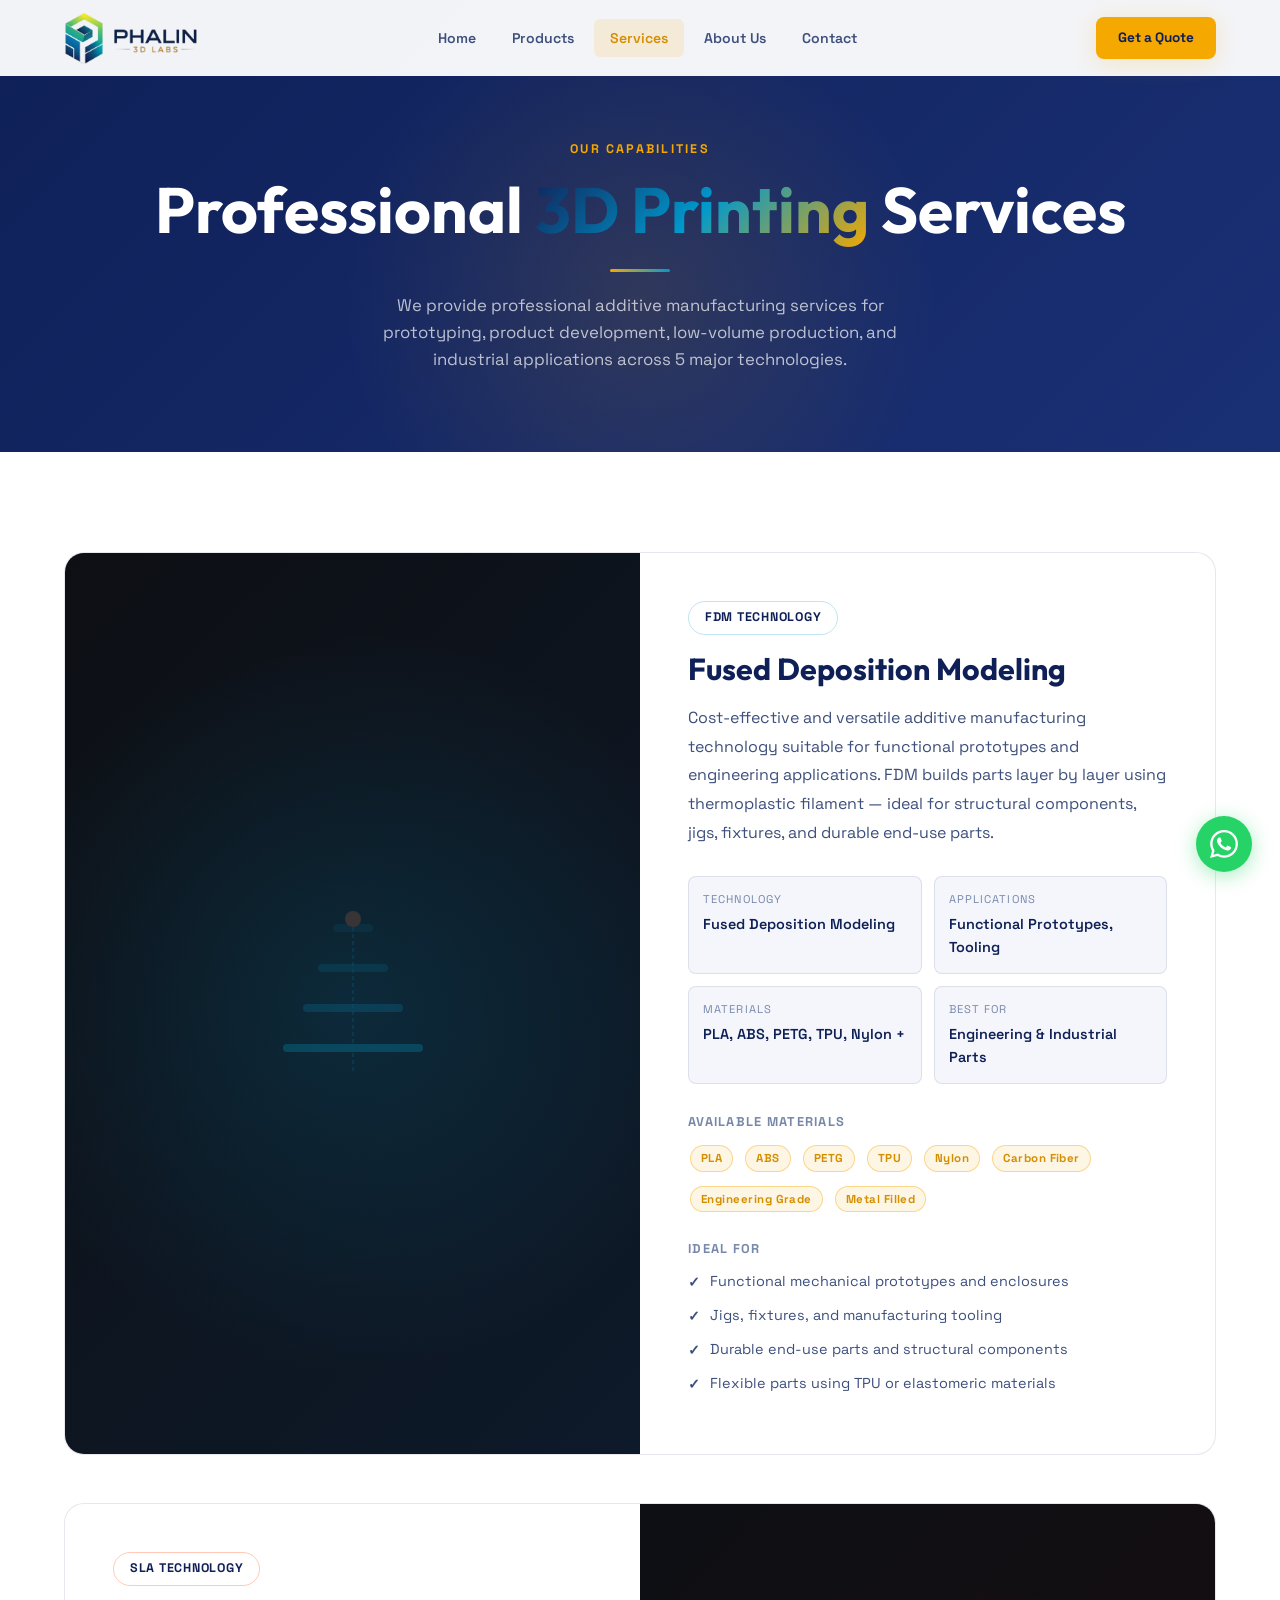
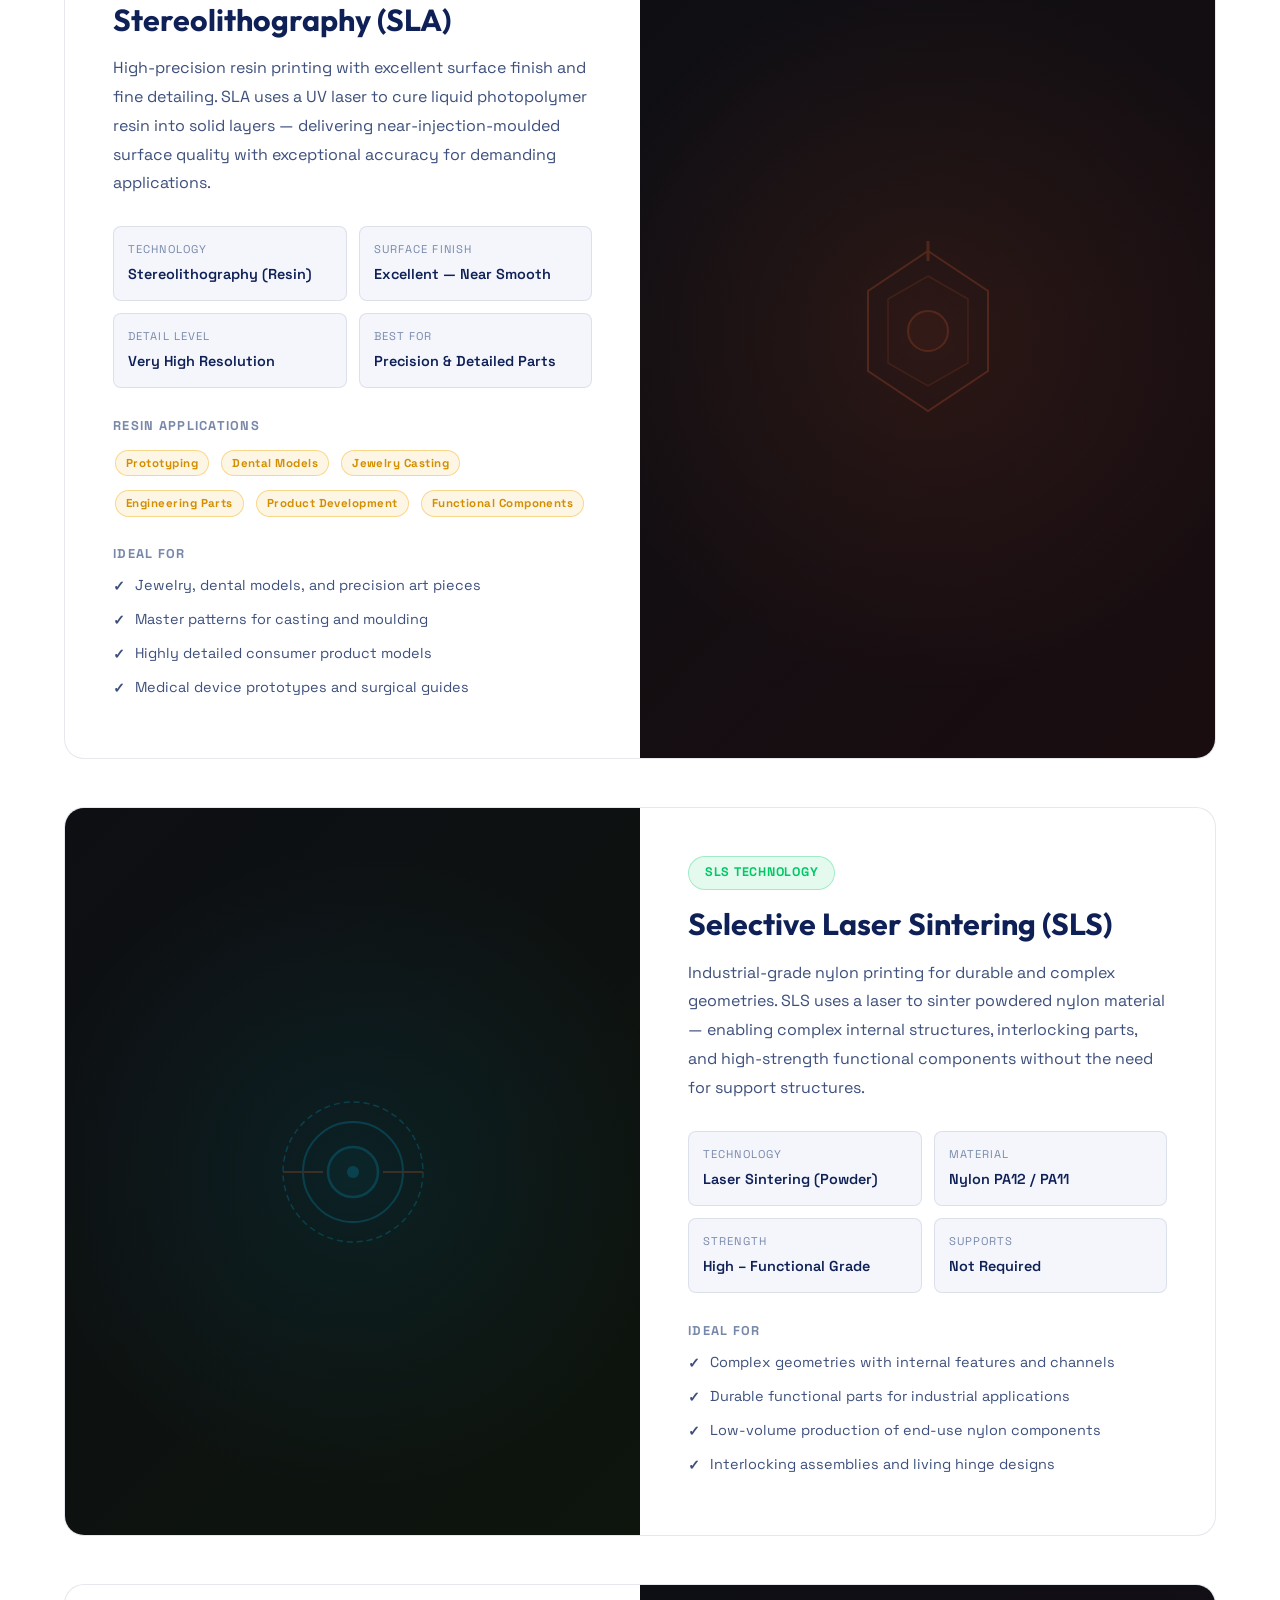
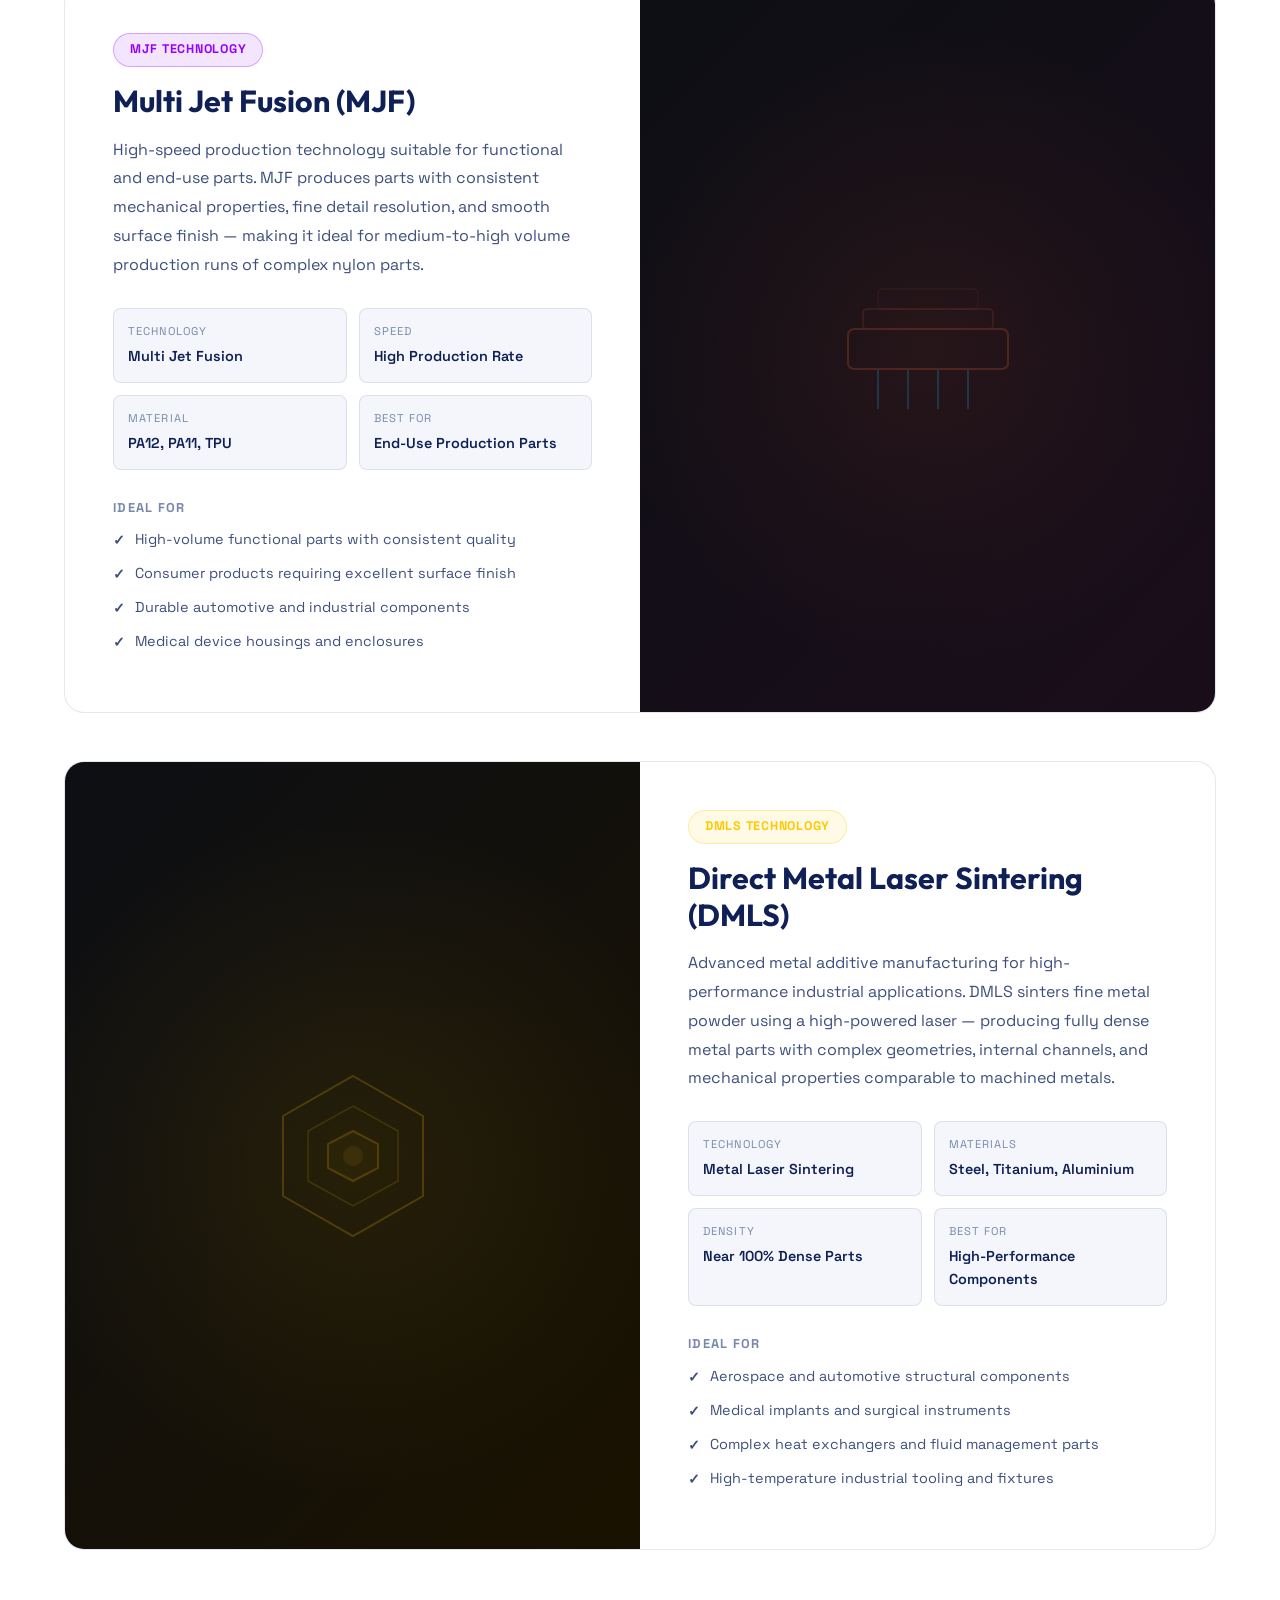
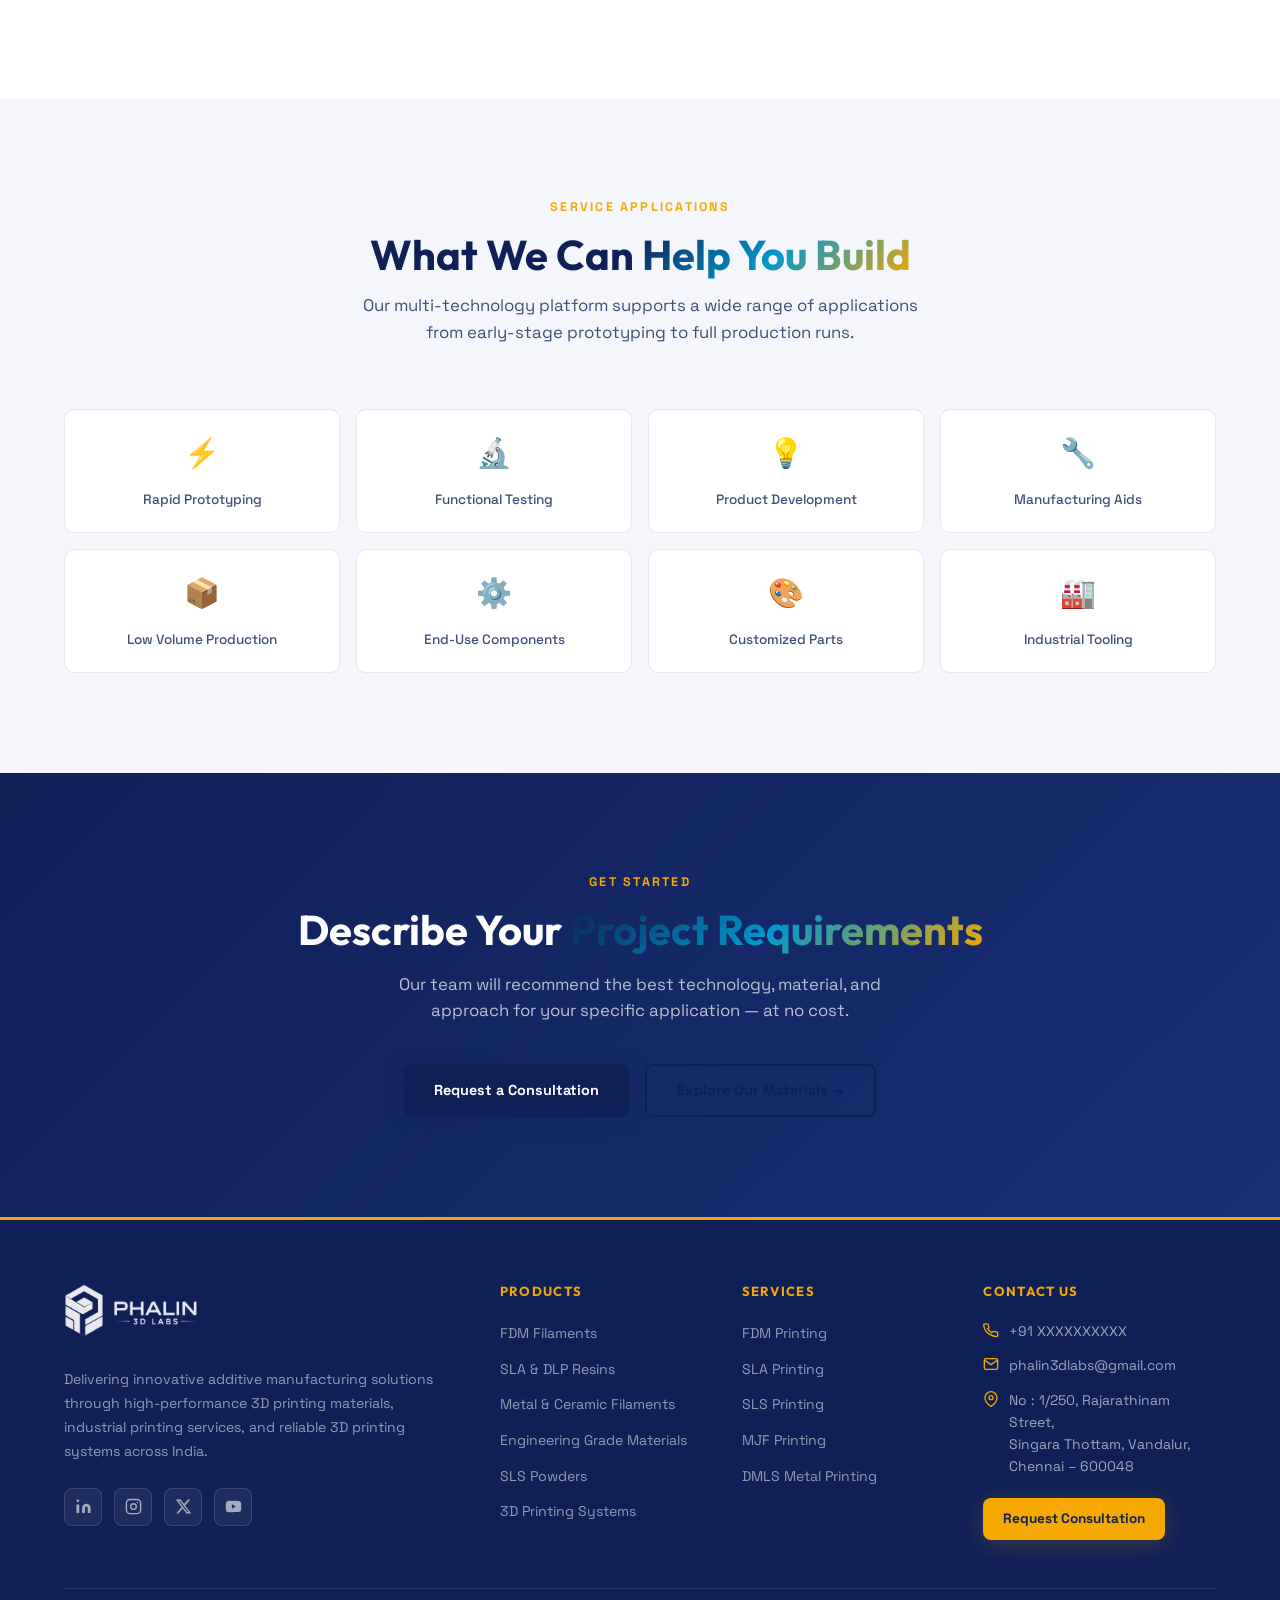
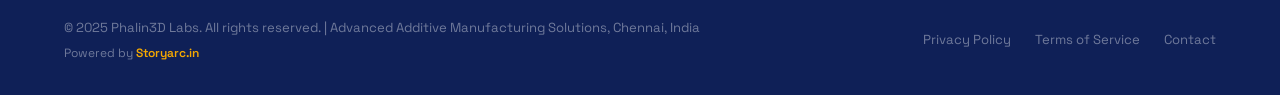
<file: services.html>
<!DOCTYPE html>
<html lang="en">
<head>
<meta charset="UTF-8">
<meta name="viewport" content="width=device-width,initial-scale=1">
<title>3D Printing Services – Phalin3D Labs | FDM, SLA, SLS, MJF, DMLS</title>
<meta name="description" content="Professional 3D printing services by Phalin3D Labs — FDM, SLA, SLS, MJF, and DMLS technologies for rapid prototyping, functional testing, tooling, and end-use production. Chennai, India.">
<meta name="keywords" content="3D Printing Services Chennai, FDM Printing India, SLA Resin Printing, SLS Printing, MJF Printing, DMLS Metal Printing, Rapid Prototyping, Additive Manufacturing Services India">
<link rel="stylesheet" href="styles.css">
<style>
.service-full{background:var(--bg-card);border:1px solid var(--border);border-radius:var(--radius-lg);overflow:hidden;margin-bottom:48px;display:grid;grid-template-columns:1fr 1fr;transition:var(--transition);}
.service-full:hover{border-color:var(--border-blue);}
.service-full.reverse{direction:rtl;}
.service-full.reverse>*{direction:ltr;}
.service-full-visual{background:var(--bg-secondary);display:flex;align-items:center;justify-content:center;min-height:360px;position:relative;overflow:hidden;}
.service-full-body{padding:48px;}
.service-full-body h2{margin-bottom:16px;font-size:1.9rem;}
.service-full-body .lead{color:var(--text-secondary);font-size:1rem;line-height:1.8;margin-bottom:28px;}
.specs-list{display:grid;grid-template-columns:1fr 1fr;gap:12px;margin-bottom:28px;}
.spec-item{background:var(--bg-secondary);border:1px solid var(--border);border-radius:8px;padding:14px;}
.spec-item .spec-label{font-size:.7rem;text-transform:uppercase;letter-spacing:.1em;color:var(--text-muted);margin-bottom:4px;}
.spec-item .spec-value{font-weight:600;font-size:.9rem;color:var(--text-primary);}
.materials-row{display:flex;flex-wrap:wrap;gap:8px;margin-bottom:24px;}
.use-case-list{list-style:none;}
.use-case-list li{display:flex;align-items:flex-start;gap:10px;margin-bottom:10px;font-size:.9rem;color:var(--text-secondary);}
.use-case-list li::before{content:'✓';color:var(--blue);font-weight:700;flex-shrink:0;margin-top:1px;}
.service-svg-icon{opacity:.2;}
.tech-badge-large{display:inline-block;padding:6px 16px;border-radius:100px;font-size:.78rem;font-weight:700;letter-spacing:.06em;text-transform:uppercase;margin-bottom:16px;}
.applications-grid{display:grid;grid-template-columns:repeat(4,1fr);gap:16px;}
.app-item{background:var(--bg-card);border:1px solid var(--border);border-radius:10px;padding:20px;text-align:center;transition:var(--transition);}
.app-item:hover{border-color:var(--border-blue);background:var(--bg-card-hover);}
.app-item .app-icon{font-size:1.8rem;margin-bottom:10px;}
.app-item span{font-size:.85rem;color:var(--text-secondary);font-weight:500;}
@media(max-width:900px){.service-full{grid-template-columns:1fr;}.service-full.reverse{direction:ltr;}.service-full-visual{min-height:200px;}.service-full-body{padding:24px;}.service-full-body h2{font-size:1.5rem;}.service-full-body .lead{font-size:.9rem;}.specs-list{grid-template-columns:1fr 1fr;gap:10px;}.applications-grid{grid-template-columns:repeat(2,1fr);gap:12px;}}
@media(max-width:768px){.service-full-visual{min-height:160px;}.service-full-body{padding:20px;}.service-full-body h2{font-size:1.3rem;}.specs-list{grid-template-columns:1fr;}.spec-item{padding:10px;}.spec-item .spec-value{font-size:.82rem;}.use-case-list li{font-size:.82rem;margin-bottom:8px;}.tech-badge-large{font-size:.72rem;padding:4px 12px;}.applications-grid{grid-template-columns:repeat(2,1fr);gap:10px;}.app-item{padding:14px;}.app-item .app-icon{font-size:1.4rem;margin-bottom:6px;}.app-item span{font-size:.78rem;}}
@media(max-width:480px){.service-full-visual{min-height:140px;}.service-full-body{padding:16px;}.applications-grid{grid-template-columns:1fr 1fr;gap:8px;}.app-item{padding:12px;}}
</style>
</head>
<body>
<div id="nav-placeholder"></div>

<section class="page-hero">
  <div class="container">
    <span class="eyebrow">Our Capabilities</span>
    <h1>Professional <span class="gradient-text">3D Printing</span> Services</h1>
    <div class="divider"></div>
    <p>We provide professional additive manufacturing services for prototyping, product development, low-volume production, and industrial applications across 5 major technologies.</p>
  </div>
</section>

<section class="section">
  <div class="container">

    <!-- FDM -->
    <div class="service-full animate-on-scroll" id="fdm">
      <div class="service-full-visual" style="background:linear-gradient(135deg,#0d0f14,#0d1a2a);">
        <svg viewBox="0 0 200 200" class="service-svg-icon" style="width:200px;height:200px;">
          <rect x="30" y="140" width="140" height="8" rx="4" fill="#00c8ff"/>
          <rect x="50" y="100" width="100" height="8" rx="4" fill="#00c8ff" opacity=".7"/>
          <rect x="65" y="60" width="70" height="8" rx="4" fill="#00c8ff" opacity=".5"/>
          <rect x="80" y="20" width="40" height="8" rx="4" fill="#00c8ff" opacity=".3"/>
          <circle cx="100" cy="15" r="8" fill="#ff6b35"/>
          <line x1="100" y1="23" x2="100" y2="170" stroke="#00c8ff" stroke-width="2" stroke-dasharray="4 3" opacity=".5"/>
        </svg>
        <div style="position:absolute;inset:0;background:radial-gradient(circle at 50% 50%,rgba(0,200,255,.12),transparent 70%);"></div>
      </div>
      <div class="service-full-body">
        <div class="tech-badge-large" style="background:var(--blue-glow);border:1px solid var(--border-blue);color:var(--blue);">FDM Technology</div>
        <h2>Fused Deposition Modeling</h2>
        <p class="lead">Cost-effective and versatile additive manufacturing technology suitable for functional prototypes and engineering applications. FDM builds parts layer by layer using thermoplastic filament — ideal for structural components, jigs, fixtures, and durable end-use parts.</p>
        <div class="specs-list">
          <div class="spec-item"><div class="spec-label">Technology</div><div class="spec-value">Fused Deposition Modeling</div></div>
          <div class="spec-item"><div class="spec-label">Applications</div><div class="spec-value">Functional Prototypes, Tooling</div></div>
          <div class="spec-item"><div class="spec-label">Materials</div><div class="spec-value">PLA, ABS, PETG, TPU, Nylon +</div></div>
          <div class="spec-item"><div class="spec-label">Best For</div><div class="spec-value">Engineering &amp; Industrial Parts</div></div>
        </div>
        <p style="font-size:.8rem;font-weight:700;text-transform:uppercase;letter-spacing:.1em;color:var(--text-muted);margin-bottom:10px;">Available Materials</p>
        <div class="materials-row">
          <span class="service-tag">PLA</span><span class="service-tag">ABS</span><span class="service-tag">PETG</span><span class="service-tag">TPU</span><span class="service-tag">Nylon</span><span class="service-tag">Carbon Fiber</span><span class="service-tag">Engineering Grade</span><span class="service-tag">Metal Filled</span>
        </div>
        <p style="font-size:.8rem;font-weight:700;text-transform:uppercase;letter-spacing:.1em;color:var(--text-muted);margin-bottom:10px;">Ideal For</p>
        <ul class="use-case-list">
          <li>Functional mechanical prototypes and enclosures</li>
          <li>Jigs, fixtures, and manufacturing tooling</li>
          <li>Durable end-use parts and structural components</li>
          <li>Flexible parts using TPU or elastomeric materials</li>
        </ul>
      </div>
    </div>

    <!-- SLA -->
    <div class="service-full reverse animate-on-scroll" id="sla">
      <div class="service-full-visual" style="background:linear-gradient(135deg,#0d0f14,#1a0d10);">
        <svg viewBox="0 0 200 200" class="service-svg-icon" style="width:200px;height:200px;">
          <polygon points="100,20 160,60 160,140 100,180 40,140 40,60" fill="none" stroke="#ff6b35" stroke-width="2"/>
          <polygon points="100,45 140,68 140,132 100,155 60,132 60,68" fill="rgba(255,107,53,0.1)" stroke="#ff6b35" stroke-width="1.5" opacity=".6"/>
          <circle cx="100" cy="100" r="20" fill="rgba(255,107,53,0.15)" stroke="#ff6b35" stroke-width="2"/>
          <line x1="100" y1="10" x2="100" y2="30" stroke="#ff6b35" stroke-width="3"/>
        </svg>
        <div style="position:absolute;inset:0;background:radial-gradient(circle at 50% 50%,rgba(255,107,53,.1),transparent 70%);"></div>
      </div>
      <div class="service-full-body">
        <div class="tech-badge-large" style="background:var(--orange-glow);border:1px solid rgba(255,107,53,.35);color:var(--orange);">SLA Technology</div>
        <h2>Stereolithography (SLA)</h2>
        <p class="lead">High-precision resin printing with excellent surface finish and fine detailing. SLA uses a UV laser to cure liquid photopolymer resin into solid layers — delivering near-injection-moulded surface quality with exceptional accuracy for demanding applications.</p>
        <div class="specs-list">
          <div class="spec-item"><div class="spec-label">Technology</div><div class="spec-value">Stereolithography (Resin)</div></div>
          <div class="spec-item"><div class="spec-label">Surface Finish</div><div class="spec-value">Excellent — Near Smooth</div></div>
          <div class="spec-item"><div class="spec-label">Detail Level</div><div class="spec-value">Very High Resolution</div></div>
          <div class="spec-item"><div class="spec-label">Best For</div><div class="spec-value">Precision &amp; Detailed Parts</div></div>
        </div>
        <p style="font-size:.8rem;font-weight:700;text-transform:uppercase;letter-spacing:.1em;color:var(--text-muted);margin-bottom:10px;">Resin Applications</p>
        <div class="materials-row">
          <span class="service-tag">Prototyping</span><span class="service-tag">Dental Models</span><span class="service-tag">Jewelry Casting</span><span class="service-tag">Engineering Parts</span><span class="service-tag">Product Development</span><span class="service-tag">Functional Components</span>
        </div>
        <p style="font-size:.8rem;font-weight:700;text-transform:uppercase;letter-spacing:.1em;color:var(--text-muted);margin-bottom:10px;">Ideal For</p>
        <ul class="use-case-list">
          <li>Jewelry, dental models, and precision art pieces</li>
          <li>Master patterns for casting and moulding</li>
          <li>Highly detailed consumer product models</li>
          <li>Medical device prototypes and surgical guides</li>
        </ul>
      </div>
    </div>

    <!-- SLS -->
    <div class="service-full animate-on-scroll" id="sls">
      <div class="service-full-visual" style="background:linear-gradient(135deg,#0d0f14,#0d150d);">
        <svg viewBox="0 0 200 200" class="service-svg-icon" style="width:200px;height:200px;">
          <circle cx="100" cy="100" r="70" fill="none" stroke="#00c8ff" stroke-width="1.5" stroke-dasharray="6 4"/>
          <circle cx="100" cy="100" r="50" fill="rgba(0,200,255,0.05)" stroke="#00c8ff" stroke-width="2"/>
          <circle cx="100" cy="100" r="25" fill="rgba(0,200,255,0.1)" stroke="#00c8ff" stroke-width="2.5"/>
          <circle cx="100" cy="100" r="6" fill="#00c8ff"/>
          <line x1="30" y1="100" x2="70" y2="100" stroke="#ff6b35" stroke-width="2"/>
          <line x1="130" y1="100" x2="170" y2="100" stroke="#ff6b35" stroke-width="2"/>
        </svg>
        <div style="position:absolute;inset:0;background:radial-gradient(circle at 50% 50%,rgba(0,200,255,.08),transparent 70%);"></div>
      </div>
      <div class="service-full-body">
        <div class="tech-badge-large" style="background:rgba(0,200,100,.1);border:1px solid rgba(0,200,100,.3);color:#00c864;">SLS Technology</div>
        <h2>Selective Laser Sintering (SLS)</h2>
        <p class="lead">Industrial-grade nylon printing for durable and complex geometries. SLS uses a laser to sinter powdered nylon material — enabling complex internal structures, interlocking parts, and high-strength functional components without the need for support structures.</p>
        <div class="specs-list">
          <div class="spec-item"><div class="spec-label">Technology</div><div class="spec-value">Laser Sintering (Powder)</div></div>
          <div class="spec-item"><div class="spec-label">Material</div><div class="spec-value">Nylon PA12 / PA11</div></div>
          <div class="spec-item"><div class="spec-label">Strength</div><div class="spec-value">High – Functional Grade</div></div>
          <div class="spec-item"><div class="spec-label">Supports</div><div class="spec-value">Not Required</div></div>
        </div>
        <p style="font-size:.8rem;font-weight:700;text-transform:uppercase;letter-spacing:.1em;color:var(--text-muted);margin-bottom:10px;">Ideal For</p>
        <ul class="use-case-list">
          <li>Complex geometries with internal features and channels</li>
          <li>Durable functional parts for industrial applications</li>
          <li>Low-volume production of end-use nylon components</li>
          <li>Interlocking assemblies and living hinge designs</li>
        </ul>
      </div>
    </div>

    <!-- MJF -->
    <div class="service-full reverse animate-on-scroll" id="mjf">
      <div class="service-full-visual" style="background:linear-gradient(135deg,#0d0f14,#1a0d1a);">
        <svg viewBox="0 0 200 200" class="service-svg-icon" style="width:200px;height:200px;">
          <rect x="20" y="80" width="160" height="40" rx="6" fill="none" stroke="#ff6b35" stroke-width="2"/>
          <rect x="35" y="60" width="130" height="20" rx="4" fill="rgba(255,107,53,0.08)" stroke="#ff6b35" stroke-width="1.5" opacity=".7"/>
          <rect x="50" y="40" width="100" height="20" rx="4" fill="rgba(255,107,53,0.05)" stroke="#ff6b35" stroke-width="1" opacity=".5"/>
          <line x1="50" y1="120" x2="50" y2="160" stroke="#00c8ff" stroke-width="2"/>
          <line x1="80" y1="120" x2="80" y2="160" stroke="#00c8ff" stroke-width="2"/>
          <line x1="110" y1="120" x2="110" y2="160" stroke="#00c8ff" stroke-width="2"/>
          <line x1="140" y1="120" x2="140" y2="160" stroke="#00c8ff" stroke-width="2"/>
        </svg>
        <div style="position:absolute;inset:0;background:radial-gradient(circle at 50% 50%,rgba(255,107,53,.08),transparent 70%);"></div>
      </div>
      <div class="service-full-body">
        <div class="tech-badge-large" style="background:rgba(150,0,255,.1);border:1px solid rgba(150,0,255,.3);color:#9600ff;">MJF Technology</div>
        <h2>Multi Jet Fusion (MJF)</h2>
        <p class="lead">High-speed production technology suitable for functional and end-use parts. MJF produces parts with consistent mechanical properties, fine detail resolution, and smooth surface finish — making it ideal for medium-to-high volume production runs of complex nylon parts.</p>
        <div class="specs-list">
          <div class="spec-item"><div class="spec-label">Technology</div><div class="spec-value">Multi Jet Fusion</div></div>
          <div class="spec-item"><div class="spec-label">Speed</div><div class="spec-value">High Production Rate</div></div>
          <div class="spec-item"><div class="spec-label">Material</div><div class="spec-value">PA12, PA11, TPU</div></div>
          <div class="spec-item"><div class="spec-label">Best For</div><div class="spec-value">End-Use Production Parts</div></div>
        </div>
        <p style="font-size:.8rem;font-weight:700;text-transform:uppercase;letter-spacing:.1em;color:var(--text-muted);margin-bottom:10px;">Ideal For</p>
        <ul class="use-case-list">
          <li>High-volume functional parts with consistent quality</li>
          <li>Consumer products requiring excellent surface finish</li>
          <li>Durable automotive and industrial components</li>
          <li>Medical device housings and enclosures</li>
        </ul>
      </div>
    </div>

    <!-- DMLS -->
    <div class="service-full animate-on-scroll" id="dmls">
      <div class="service-full-visual" style="background:linear-gradient(135deg,#0d0f14,#1a1200);">
        <svg viewBox="0 0 200 200" class="service-svg-icon" style="width:200px;height:200px;">
          <polygon points="100,20 170,60 170,140 100,180 30,140 30,60" fill="none" stroke="#ffc800" stroke-width="2"/>
          <polygon points="100,50 145,75 145,125 100,150 55,125 55,75" fill="rgba(255,200,0,0.06)" stroke="#ffc800" stroke-width="1.5" opacity=".7"/>
          <polygon points="100,75 125,88 125,112 100,125 75,112 75,88" fill="rgba(255,200,0,0.12)" stroke="#ffc800" stroke-width="2"/>
          <circle cx="100" cy="100" r="10" fill="#ffc800" opacity=".4"/>
        </svg>
        <div style="position:absolute;inset:0;background:radial-gradient(circle at 50% 50%,rgba(255,200,0,.08),transparent 70%);"></div>
      </div>
      <div class="service-full-body">
        <div class="tech-badge-large" style="background:rgba(255,200,0,.1);border:1px solid rgba(255,200,0,.3);color:#ffc800;">DMLS Technology</div>
        <h2>Direct Metal Laser Sintering (DMLS)</h2>
        <p class="lead">Advanced metal additive manufacturing for high-performance industrial applications. DMLS sinters fine metal powder using a high-powered laser — producing fully dense metal parts with complex geometries, internal channels, and mechanical properties comparable to machined metals.</p>
        <div class="specs-list">
          <div class="spec-item"><div class="spec-label">Technology</div><div class="spec-value">Metal Laser Sintering</div></div>
          <div class="spec-item"><div class="spec-label">Materials</div><div class="spec-value">Steel, Titanium, Aluminium</div></div>
          <div class="spec-item"><div class="spec-label">Density</div><div class="spec-value">Near 100% Dense Parts</div></div>
          <div class="spec-item"><div class="spec-label">Best For</div><div class="spec-value">High-Performance Components</div></div>
        </div>
        <p style="font-size:.8rem;font-weight:700;text-transform:uppercase;letter-spacing:.1em;color:var(--text-muted);margin-bottom:10px;">Ideal For</p>
        <ul class="use-case-list">
          <li>Aerospace and automotive structural components</li>
          <li>Medical implants and surgical instruments</li>
          <li>Complex heat exchangers and fluid management parts</li>
          <li>High-temperature industrial tooling and fixtures</li>
        </ul>
      </div>
    </div>

  </div>
</section>

<!-- SERVICE APPLICATIONS -->
<section class="section" style="background:var(--bg-secondary);" id="rapid">
  <div class="container">
    <div class="section-header">
      <span class="eyebrow">Service Applications</span>
      <h2>What We Can <span class="gradient-text">Help You Build</span></h2>
      <p>Our multi-technology platform supports a wide range of applications from early-stage prototyping to full production runs.</p>
    </div>
    <div class="applications-grid">
      <div class="app-item animate-on-scroll">
        <div class="app-icon">⚡</div>
        <span>Rapid Prototyping</span>
      </div>
      <div class="app-item animate-on-scroll delay-1">
        <div class="app-icon">🔬</div>
        <span>Functional Testing</span>
      </div>
      <div class="app-item animate-on-scroll delay-2">
        <div class="app-icon">💡</div>
        <span>Product Development</span>
      </div>
      <div class="app-item animate-on-scroll delay-3">
        <div class="app-icon">🔧</div>
        <span>Manufacturing Aids</span>
      </div>
      <div class="app-item animate-on-scroll">
        <div class="app-icon">📦</div>
        <span>Low Volume Production</span>
      </div>
      <div class="app-item animate-on-scroll delay-1">
        <div class="app-icon">⚙️</div>
        <span>End-Use Components</span>
      </div>
      <div class="app-item animate-on-scroll delay-2">
        <div class="app-icon">🎨</div>
        <span>Customized Parts</span>
      </div>
      <div class="app-item animate-on-scroll delay-3">
        <div class="app-icon">🏭</div>
        <span>Industrial Tooling</span>
      </div>
    </div>
  </div>
</section>

<section class="cta-section">
  <div class="container">
    <span class="eyebrow" style="display:block;text-align:center;">Get Started</span>
    <h2>Describe Your <span class="gradient-text">Project Requirements</span></h2>
    <p>Our team will recommend the best technology, material, and approach for your specific application — at no cost.</p>
    <div class="cta-actions">
      <a href="contact.html" class="btn btn-primary">Request a Consultation</a>
      <a href="portfolio.html" class="btn btn-secondary">Explore Our Materials →</a>
    </div>
  </div>
</section>

<div id="footer-placeholder"></div>
<script src="components.js"></script>
<script src="main.js"></script>
</body>
</html>
</file>
<file: styles.css>
@import url('https://fonts.googleapis.com/css2?family=Outfit:wght@300;400;500;600;700;800;900&family=Space+Grotesk:wght@300;400;500;600;700&display=swap');

:root {
  --navy: #0f2057;
  --navy-mid: #1a3075;
  --navy-light: #2a4090;
  --gold: #f5a800;
  --gold-dark: #d48f00;
  --gold-light: #ffc940;
  --gold-glow: rgba(245,168,0,0.13);
  --cyan: #0099cc;
  --cyan-dark: #0077aa;
  --cyan-glow: rgba(0,153,204,0.12);
  --bg-primary: #ffffff;
  --bg-secondary: #f4f6fc;
  --bg-card: #ffffff;
  --bg-card-hover: #eef2ff;
  --text-primary: #0f2057;
  --text-secondary: #3d4f7c;
  --text-muted: #7888aa;
  --border: rgba(15,32,87,0.1);
  --border-gold: rgba(245,168,0,0.4);
  --border-blue: rgba(0,153,204,0.25);
  --shadow-sm: 0 2px 12px rgba(15,32,87,0.07);
  --shadow-md: 0 8px 32px rgba(15,32,87,0.1);
  --shadow-gold: 0 4px 24px rgba(245,168,0,0.2);
  --shadow-blue: 0 4px 24px rgba(0,153,204,0.15);
  --nav-h: 76px;
  --radius: 12px;
  --radius-lg: 20px;
  --transition: all 0.3s cubic-bezier(0.4,0,0.2,1);
}

*,*::before,*::after{box-sizing:border-box;margin:0;padding:0;}
html{scroll-behavior:smooth;font-size:16px;}
body{background:var(--bg-primary);color:var(--text-primary);font-family:'Space Grotesk',sans-serif;line-height:1.6;overflow-x:hidden;}
img{max-width:100%;height:auto;display:block;}
a{text-decoration:none;color:inherit;}
ul{list-style:none;}
button{cursor:pointer;border:none;background:none;font-family:inherit;}

/* SCROLLBAR */
::-webkit-scrollbar{width:6px;}
::-webkit-scrollbar-track{background:#f4f6fc;}
::-webkit-scrollbar-thumb{background:var(--gold);border-radius:3px;}

/* TYPOGRAPHY */
h1,h2,h3,h4,h5{font-family:'Outfit',sans-serif;line-height:1.2;font-weight:700;color:var(--navy);}
h1{font-size:clamp(2.2rem,5vw,4rem);}
h2{font-size:clamp(1.7rem,3.5vw,2.6rem);}
h3{font-size:clamp(1.1rem,2vw,1.4rem);}
.eyebrow{font-size:.78rem;font-weight:700;letter-spacing:.18em;text-transform:uppercase;color:var(--gold);margin-bottom:.75rem;display:block;}
.gradient-text{background:linear-gradient(135deg,var(--navy) 0%,var(--cyan) 50%,var(--gold) 100%);-webkit-background-clip:text;-webkit-text-fill-color:transparent;background-clip:text;}

/* LAYOUT */
.container{width:100%;max-width:1200px;margin:0 auto;padding:0 24px;}
.section{padding:100px 0;}
.section-header{text-align:center;margin-bottom:64px;}
.section-header p{color:var(--text-secondary);font-size:1.05rem;max-width:580px;margin:.75rem auto 0;}
.grid-2{display:grid;grid-template-columns:repeat(2,1fr);gap:32px;}
.grid-3{display:grid;grid-template-columns:repeat(3,1fr);gap:28px;}
.grid-4{display:grid;grid-template-columns:repeat(4,1fr);gap:24px;}

/* BUTTONS */
.btn{display:inline-flex;align-items:center;gap:8px;padding:13px 30px;border-radius:8px;font-weight:700;font-size:.9rem;transition:var(--transition);position:relative;overflow:hidden;}
.btn svg{width:18px;height:18px;flex-shrink:0;}
.btn-primary{background:var(--navy);color:#fff;box-shadow:0 4px 20px rgba(15,32,87,0.25);}
.btn-primary:hover{background:var(--navy-mid);transform:translateY(-2px);box-shadow:0 8px 28px rgba(15,32,87,0.3);}
.btn-secondary{background:transparent;color:var(--navy);border:2px solid var(--navy);}
.btn-secondary:hover{background:var(--navy);color:#fff;}
.btn-gold{background:var(--gold);color:var(--navy);font-weight:800;box-shadow:var(--shadow-gold);}
.btn-gold:hover{background:var(--gold-dark);transform:translateY(-2px);box-shadow:0 8px 28px rgba(245,168,0,0.3);}
.btn-orange{background:var(--gold);color:var(--navy);font-weight:800;box-shadow:var(--shadow-gold);}
.btn-orange:hover{background:var(--gold-dark);transform:translateY(-2px);}

/* NAV */
nav{position:fixed;top:0;left:0;right:0;z-index:1000;height:var(--nav-h);background:rgba(255,255,255,0.95);transition:var(--transition);}
nav.scrolled{backdrop-filter:blur(16px);-webkit-backdrop-filter:blur(16px);box-shadow:0 2px 20px rgba(15,32,87,0.1);border-bottom:1px solid var(--border);}
.nav-inner{display:flex;align-items:center;justify-content:space-between;height:var(--nav-h);}
.nav-logo{display:flex;align-items:center;gap:4px;}
.nav-logo img{height:52px;width:auto;object-fit:contain;}
.nav-logo-text{display:flex;flex-direction:column;line-height:1.1;}
.nav-logo-text .brand{font-family:'Outfit',sans-serif;font-weight:800;font-size:1.1rem;color:var(--navy);}
.nav-logo-text .brand span{color:var(--gold);}
.nav-logo-text .tagline-nav{font-size:.58rem;color:var(--text-muted);letter-spacing:.12em;text-transform:uppercase;}
.nav-links{display:flex;align-items:center;gap:4px;}
.nav-links a{padding:8px 16px;border-radius:6px;font-size:.88rem;font-weight:600;color:var(--text-secondary);transition:var(--transition);}
.nav-links a:hover,.nav-links a.active{color:var(--navy);background:var(--gold-glow);}
.nav-links a.active{color:var(--gold-dark);}
.nav-cta{display:flex;align-items:center;gap:12px;}
.nav-hamburger{display:none;flex-direction:column;gap:5px;padding:8px;cursor:pointer;}
.nav-hamburger span{width:24px;height:2px;background:var(--navy);border-radius:2px;transition:var(--transition);}
.mobile-menu{display:none;position:fixed;top:var(--nav-h);left:0;right:0;background:#fff;padding:24px;border-bottom:2px solid var(--border);z-index:999;box-shadow:0 8px 32px rgba(15,32,87,0.1);}
.mobile-menu.open{display:flex;flex-direction:column;gap:4px;}
.mobile-menu a{padding:12px 16px;border-radius:8px;font-size:1rem;font-weight:600;color:var(--text-secondary);transition:var(--transition);}
.mobile-menu a:hover,.mobile-menu a.active{color:var(--navy);background:var(--gold-glow);}
.mobile-menu .mobile-cta{margin-top:12px;}

/* HERO */
.hero{min-height:100vh;display:flex;align-items:center;position:relative;overflow:hidden;padding-top:var(--nav-h);background:linear-gradient(135deg,var(--navy) 0%,var(--navy-mid) 60%,#0d1e50 100%);}
.hero-bg{position:absolute;inset:0;z-index:0;}
.hero-bg img{width:100%;height:100%;object-fit:cover;opacity:.08;}
.hero-bg::after{content:'';position:absolute;inset:0;background:linear-gradient(135deg,rgba(15,32,87,.96) 0%,rgba(26,48,117,.88) 50%,rgba(15,32,87,.92) 100%);}
.hero-grid-overlay{position:absolute;inset:0;background-image:linear-gradient(rgba(245,168,0,.06) 1px,transparent 1px),linear-gradient(90deg,rgba(245,168,0,.06) 1px,transparent 1px);background-size:60px 60px;z-index:1;}
.hero-content{position:relative;z-index:2;max-width:820px;}
.hero-badge{display:inline-flex;align-items:center;gap:8px;background:rgba(245,168,0,0.12);border:1px solid rgba(245,168,0,0.3);border-radius:100px;padding:6px 16px;font-size:.78rem;font-weight:700;color:var(--gold);margin-bottom:28px;letter-spacing:.06em;}
.hero-badge::before{content:'';width:6px;height:6px;background:var(--gold);border-radius:50%;animation:pulse 2s infinite;flex-shrink:0;}
.hero h1{margin-bottom:24px;color:#fff;}
.hero-sub{font-size:1.1rem;color:rgba(255,255,255,0.72);max-width:580px;margin-bottom:40px;line-height:1.78;}
.hero-actions{display:flex;gap:16px;flex-wrap:wrap;}
.hero-stat-num{font-family:'Outfit',sans-serif;font-size:2rem;font-weight:800;color:#fff;}
.hero-stat-num span{color:var(--gold);}
.hero-stat-label{font-size:.78rem;color:rgba(255,255,255,0.5);text-transform:uppercase;letter-spacing:.1em;margin-top:2px;}
.hero-stats{display:flex;gap:48px;margin-top:64px;padding-top:40px;border-top:1px solid rgba(255,255,255,0.1);}

/* CARDS */
.card{background:var(--bg-card);border:1px solid var(--border);border-radius:var(--radius-lg);padding:32px;transition:var(--transition);box-shadow:var(--shadow-sm);}
.card:hover{background:var(--bg-card-hover);border-color:var(--border-gold);transform:translateY(-4px);box-shadow:var(--shadow-gold);}
.card-icon{width:52px;height:52px;border-radius:12px;display:flex;align-items:center;justify-content:center;margin-bottom:20px;}
.card-icon.blue{background:var(--cyan-glow);border:1px solid var(--border-blue);}
.card-icon.orange{background:var(--gold-glow);border:1px solid var(--border-gold);}
.card-icon svg{width:26px;height:26px;}
.card h3{margin-bottom:10px;color:var(--navy);}
.card p{color:var(--text-secondary);font-size:.93rem;line-height:1.7;}

/* SERVICE CARDS */
.service-card{background:var(--bg-card);border:1px solid var(--border);border-radius:var(--radius-lg);overflow:hidden;transition:var(--transition);box-shadow:var(--shadow-sm);}
.service-card:hover{border-color:var(--border-gold);transform:translateY(-6px);box-shadow:var(--shadow-gold);}
.service-card-visual{height:200px;display:flex;align-items:center;justify-content:center;position:relative;overflow:hidden;}
.service-card-visual img{width:100%;height:100%;object-fit:cover;transition:transform .5s ease;}
.service-card:hover .service-card-visual img{transform:scale(1.05);}
.service-card-body{padding:28px;}
.service-card-body h3{margin-bottom:10px;color:var(--navy);}
.service-card-body p{color:var(--text-secondary);font-size:.9rem;line-height:1.7;margin-bottom:16px;}
.service-tag{display:inline-block;background:rgba(245,168,0,0.1);border:1px solid var(--border-gold);color:var(--gold-dark);padding:3px 10px;border-radius:100px;font-size:.72rem;font-weight:700;letter-spacing:.04em;margin:3px 2px;}

/* TESTIMONIALS */
.testimonial-card{background:var(--bg-card);border:1px solid var(--border);border-radius:var(--radius-lg);padding:32px;transition:var(--transition);box-shadow:var(--shadow-sm);}
.testimonial-card:hover{border-color:var(--border-gold);}
.stars{display:flex;gap:3px;margin-bottom:16px;}
.stars svg{width:16px;height:16px;fill:var(--gold);}
.testimonial-card blockquote{font-size:.95rem;color:var(--text-secondary);line-height:1.75;font-style:italic;margin-bottom:20px;}
.testimonial-author{display:flex;align-items:center;gap:12px;}
.author-avatar{width:44px;height:44px;border-radius:50%;background:linear-gradient(135deg,var(--navy),var(--cyan));display:flex;align-items:center;justify-content:center;font-family:'Outfit',sans-serif;font-weight:700;font-size:1rem;color:#fff;flex-shrink:0;}
.author-name{font-weight:700;font-size:.9rem;color:var(--navy);}
.author-role{font-size:.78rem;color:var(--text-muted);}

/* INDUSTRIES */
.industry-pill{display:flex;align-items:center;gap:12px;background:var(--bg-card);border:1px solid var(--border);border-radius:10px;padding:16px 20px;transition:var(--transition);box-shadow:var(--shadow-sm);}
.industry-pill:hover{border-color:var(--border-gold);background:var(--gold-glow);transform:translateY(-2px);}
.industry-pill svg{width:22px;height:22px;color:var(--gold);flex-shrink:0;}
.industry-pill span{font-weight:600;font-size:.88rem;color:var(--navy);}

/* WHY US */
.why-grid{display:grid;grid-template-columns:1fr 1fr;gap:48px;align-items:center;}
.why-item{display:flex;gap:20px;margin-bottom:32px;}
.why-item:last-child{margin-bottom:0;}
.why-num{font-family:'Outfit',sans-serif;font-size:2.5rem;font-weight:900;line-height:1;color:var(--border-gold);min-width:52px;}
.why-text h4{font-size:1rem;font-weight:700;margin-bottom:6px;color:var(--navy);}
.why-text p{font-size:.88rem;color:var(--text-secondary);line-height:1.65;}

/* CTA SECTION */
.cta-section{background:linear-gradient(135deg,var(--navy) 0%,var(--navy-mid) 100%);padding:100px 0;text-align:center;}
.cta-section h2{margin-bottom:16px;color:#fff;}
.cta-section p{color:rgba(255,255,255,0.7);max-width:520px;margin:0 auto 40px;font-size:1.05rem;}
.cta-actions{display:flex;gap:16px;justify-content:center;flex-wrap:wrap;}
.cta-section .eyebrow{color:var(--gold);}

/* CONTACT */
.contact-grid{display:grid;grid-template-columns:1fr 1.4fr;gap:64px;align-items:start;}
.contact-info h2{margin-bottom:16px;}
.contact-info p{color:var(--text-secondary);margin-bottom:40px;line-height:1.75;}
.contact-detail{display:flex;align-items:flex-start;gap:16px;margin-bottom:28px;}
.contact-detail-icon{width:44px;height:44px;border-radius:10px;background:var(--gold-glow);border:1px solid var(--border-gold);display:flex;align-items:center;justify-content:center;flex-shrink:0;}
.contact-detail-icon svg{width:20px;height:20px;color:var(--gold-dark);}
.contact-detail-label{font-size:.75rem;text-transform:uppercase;letter-spacing:.1em;color:var(--text-muted);margin-bottom:4px;}
.contact-detail-value{font-weight:600;color:var(--text-primary);}
.contact-form{background:var(--bg-card);border:1px solid var(--border);border-radius:var(--radius-lg);padding:40px;box-shadow:var(--shadow-md);}
.form-group{margin-bottom:20px;}
.form-row{display:grid;grid-template-columns:1fr 1fr;gap:16px;}
label{display:block;font-size:.82rem;font-weight:700;color:var(--text-secondary);margin-bottom:8px;letter-spacing:.04em;text-transform:uppercase;}
input,textarea,select{width:100%;background:#fff;border:1.5px solid var(--border);border-radius:8px;padding:13px 16px;color:var(--text-primary);font-family:inherit;font-size:.95rem;transition:var(--transition);outline:none;}
input::placeholder,textarea::placeholder{color:var(--text-muted);}
input:focus,textarea:focus,select:focus{border-color:var(--gold);background:#fffdf5;box-shadow:0 0 0 3px rgba(245,168,0,0.1);}
select option{background:#fff;color:var(--text-primary);}
textarea{resize:vertical;min-height:130px;}
.form-submit{width:100%;}

/* ABOUT */
.about-hero-img{border-radius:var(--radius-lg);overflow:hidden;position:relative;box-shadow:var(--shadow-md);}
.about-hero-img img{width:100%;height:440px;object-fit:cover;}
.stat-card{background:var(--bg-card);border:1px solid var(--border);border-radius:12px;padding:24px;text-align:center;transition:var(--transition);box-shadow:var(--shadow-sm);}
.stat-card:hover{border-color:var(--border-gold);}
.stat-card .num{font-family:'Outfit',sans-serif;font-size:2.2rem;font-weight:800;color:var(--gold-dark);}
.stat-card .lbl{font-size:.78rem;color:var(--text-muted);text-transform:uppercase;letter-spacing:.1em;margin-top:4px;}
.team-card{background:var(--bg-card);border:1px solid var(--border);border-radius:var(--radius-lg);padding:28px;text-align:center;transition:var(--transition);box-shadow:var(--shadow-sm);}
.team-card:hover{border-color:var(--border-gold);transform:translateY(-4px);}
.team-avatar{width:80px;height:80px;border-radius:50%;background:linear-gradient(135deg,var(--navy),var(--cyan));display:flex;align-items:center;justify-content:center;font-family:'Outfit',sans-serif;font-weight:800;font-size:1.6rem;color:#fff;margin:0 auto 16px;}
.team-card h4{font-size:1rem;margin-bottom:4px;color:var(--navy);}
.team-card .role{font-size:.82rem;color:var(--gold-dark);font-weight:700;margin-bottom:8px;}
.team-card .bio{font-size:.83rem;color:var(--text-muted);line-height:1.6;}

/* PAGE HERO */
.page-hero{padding:140px 0 80px;text-align:center;position:relative;overflow:hidden;background:linear-gradient(135deg,var(--navy) 0%,var(--navy-mid) 100%);}
.page-hero::before{content:'';position:absolute;top:0;left:50%;transform:translateX(-50%);width:600px;height:600px;background:radial-gradient(circle,rgba(245,168,0,.12) 0%,transparent 70%);z-index:0;}
.page-hero .container{position:relative;z-index:1;}
.page-hero h1{color:#fff;}
.page-hero p{color:rgba(255,255,255,0.7);font-size:1.05rem;max-width:560px;margin:.75rem auto 0;}
.page-hero .eyebrow{color:var(--gold);}

/* DIVIDER */
.divider{width:60px;height:3px;background:linear-gradient(90deg,var(--gold),var(--cyan));border-radius:2px;margin:20px auto;}
.divider.left{margin:20px 0;}

/* FOOTER */
footer{background:var(--navy);border-top:3px solid var(--gold);padding:64px 0 32px;}
.footer-grid{display:grid;grid-template-columns:2fr 1fr 1fr 1.2fr;gap:48px;margin-bottom:48px;}
.footer-brand p{color:rgba(255,255,255,0.55);font-size:.88rem;line-height:1.7;margin:16px 0 24px;}
.footer-social{display:flex;gap:12px;}
.footer-social a{width:38px;height:38px;border-radius:8px;background:rgba(255,255,255,0.06);border:1px solid rgba(255,255,255,0.12);display:flex;align-items:center;justify-content:center;transition:var(--transition);}
.footer-social a:hover{background:var(--gold-glow);border-color:var(--border-gold);}
.footer-social svg{width:17px;height:17px;color:rgba(255,255,255,0.6);}
.footer-col h4{font-size:.82rem;font-weight:700;letter-spacing:.1em;text-transform:uppercase;color:var(--gold);margin-bottom:20px;}
.footer-col ul li{margin-bottom:10px;}
.footer-col ul li a{font-size:.88rem;color:rgba(255,255,255,0.55);transition:color .2s;}
.footer-col ul li a:hover{color:var(--gold);}
.footer-newsletter p{font-size:.88rem;color:rgba(255,255,255,0.55);margin-bottom:14px;line-height:1.6;}
.newsletter-input{display:flex;gap:0;}
.newsletter-input input{border-radius:8px 0 0 8px;border-right:none;background:rgba(255,255,255,0.08);border-color:rgba(255,255,255,0.15);color:#fff;}
.newsletter-input input::placeholder{color:rgba(255,255,255,0.35);}
.newsletter-input button{background:var(--gold);color:var(--navy);padding:0 18px;border-radius:0 8px 8px 0;font-weight:800;font-size:.85rem;white-space:nowrap;transition:var(--transition);cursor:pointer;}
.newsletter-input button:hover{background:var(--gold-light);}
.footer-bottom{border-top:1px solid rgba(255,255,255,0.1);padding-top:28px;display:flex;justify-content:space-between;align-items:center;flex-wrap:wrap;gap:12px;}
.footer-bottom p{font-size:.82rem;color:rgba(255,255,255,0.4);}
.footer-bottom-links{display:flex;gap:24px;}
.footer-bottom-links a{font-size:.82rem;color:rgba(255,255,255,0.4);transition:color .2s;}
.footer-bottom-links a:hover{color:var(--gold);}
.footer-brand .nav-logo-text .brand{color:#fff;}
.footer-brand .nav-logo-text .brand span{color:var(--gold);}

/* WHATSAPP */
.whatsapp-btn{position:fixed;bottom:28px;right:28px;z-index:900;width:56px;height:56px;background:#25D366;border-radius:50%;display:flex;align-items:center;justify-content:center;box-shadow:0 4px 20px rgba(37,211,102,.4);transition:var(--transition);}
.whatsapp-btn:hover{transform:scale(1.1);box-shadow:0 8px 32px rgba(37,211,102,.5);}
.whatsapp-btn svg{width:28px;height:28px;fill:#fff;}

/* ANIMATIONS */
@keyframes pulse{0%,100%{opacity:1;transform:scale(1);}50%{opacity:.5;transform:scale(1.4);}}
@keyframes float{0%,100%{transform:translateY(0);}50%{transform:translateY(-10px);}}
@keyframes fadeInUp{from{opacity:0;transform:translateY(30px);}to{opacity:1;transform:translateY(0);}}
.animate-on-scroll{opacity:0;transform:translateY(28px);transition:opacity .6s ease,transform .6s ease;}
.animate-on-scroll.visible{opacity:1;transform:translateY(0);}
.delay-1{transition-delay:.1s!important;}
.delay-2{transition-delay:.2s!important;}
.delay-3{transition-delay:.3s!important;}
.delay-4{transition-delay:.4s!important;}

/* ══════════════════════════════════════ */
/* RESPONSIVE – ALL SCREEN SIZES        */
/* ══════════════════════════════════════ */

/* ── TABLET (max 1024px) ── */
@media(max-width:1024px){
  .footer-grid{grid-template-columns:1fr 1fr;}
  .grid-4{grid-template-columns:repeat(2,1fr);}
  .why-grid{grid-template-columns:1fr;gap:32px;}
  .contact-grid{grid-template-columns:1fr;gap:40px;}
  .hero-content{max-width:100%;}
  .hero{min-height:auto;padding-top:calc(var(--nav-h) + 40px);padding-bottom:60px;}
  .section{padding:80px 0;}
  .section-header{margin-bottom:48px;}
  .card{padding:24px;}
  .contact-form{padding:32px;}
  h1{font-size:clamp(1.8rem,4vw,3rem);}
  h2{font-size:clamp(1.5rem,3vw,2.2rem);}
}

/* ── MOBILE (max 768px) ── */
@media(max-width:768px){
  :root{--nav-h:64px;}
  .section{padding:60px 0;}
  .section-header{margin-bottom:36px;}
  .section-header p{font-size:.95rem;}
  .grid-2,.grid-3{grid-template-columns:1fr;}
  .grid-4{grid-template-columns:1fr 1fr;}

  /* Nav */
  .nav-links{display:none;}
  .nav-cta .btn-secondary{display:none;}
  .nav-hamburger{display:flex;}
  .nav-logo img{height:40px;}
  nav{height:var(--nav-h);}
  .nav-inner{height:var(--nav-h);}
  .nav-cta .btn-gold{padding:8px 16px;font-size:.8rem;}
  .mobile-menu a{padding:14px 16px;font-size:1.05rem;}

  /* Hero */
  .hero{min-height:auto;padding:calc(var(--nav-h) + 30px) 0 50px;}
  .hero h1{font-size:clamp(1.6rem,6vw,2.4rem);}
  .hero-sub{font-size:1rem;margin-bottom:28px;}
  .hero-actions{flex-direction:column;align-items:stretch;gap:12px;}
  .hero-actions .btn{justify-content:center;text-align:center;width:100%;}
  .hero-badge{font-size:.72rem;padding:5px 12px;}
  .hero-stats{gap:20px;margin-top:40px;padding-top:28px;flex-wrap:wrap;}
  .hero-stat-num{font-size:1.6rem;}

  /* Page Hero */
  .page-hero{padding:100px 0 50px;}
  .page-hero h1{font-size:clamp(1.5rem,5.5vw,2.2rem);}
  .page-hero p{font-size:.95rem;}

  /* Cards */
  .card{padding:22px;}
  .card-icon{width:44px;height:44px;margin-bottom:16px;}
  .service-card-visual{height:160px;}
  .service-card-body{padding:20px;}

  /* Contact */
  .contact-form{padding:24px;}
  .form-row{grid-template-columns:1fr;}
  input,textarea,select{padding:12px 14px;font-size:.9rem;}

  /* Footer */
  .footer-grid{grid-template-columns:1fr;gap:32px;}
  footer{padding:48px 0 24px;}
  .footer-bottom{flex-direction:column;align-items:center;text-align:center;gap:16px;}
  .footer-bottom-links{flex-wrap:wrap;justify-content:center;gap:16px;}
  .footer-brand p{font-size:.85rem;}

  /* Buttons */
  .btn{padding:12px 24px;font-size:.88rem;}
  .cta-actions{flex-direction:column;align-items:center;gap:12px;}
  .cta-actions .btn{width:100%;max-width:320px;justify-content:center;}
  .cta-section{padding:70px 0;}
  .cta-section h2{font-size:clamp(1.4rem,4vw,1.8rem);}
  .cta-section p{font-size:.95rem;}

  /* Why grid */
  .why-grid{grid-template-columns:1fr;gap:24px;}
  .why-item{margin-bottom:20px;}
  .why-num{font-size:2rem;min-width:42px;}

  /* Testimonials */
  .testimonial-card{padding:22px;}

  /* About */
  .stat-card{padding:18px;}
  .stat-card .num{font-size:1.8rem;}
  .about-hero-img img{height:280px;}
  .team-card{padding:22px;}
  .team-avatar{width:64px;height:64px;font-size:1.3rem;}

  /* Divider */
  .divider{margin:16px auto;}
  .divider.left{margin:16px 0;}

  /* WhatsApp */
  .whatsapp-btn{bottom:20px;right:20px;width:48px;height:48px;}
  .whatsapp-btn svg{width:24px;height:24px;}

  /* Industries */
  .industry-pill{padding:12px 16px;}
  .industry-pill span{font-size:.82rem;}

  /* Eyebrow */
  .eyebrow{font-size:.72rem;letter-spacing:.14em;}
}

/* ── SMALL MOBILE (max 480px) ── */
@media(max-width:480px){
  .container{padding:0 16px;}
  .section{padding:48px 0;}
  .grid-4{grid-template-columns:1fr;}
  .hero-stats{flex-direction:column;gap:16px;}
  .hero h1{font-size:clamp(1.4rem,7vw,2rem);}
  .page-hero{padding:90px 0 40px;}
  .page-hero h1{font-size:clamp(1.3rem,6vw,1.8rem);}
  .page-hero p{font-size:.88rem;margin-top:.5rem;}

  /* Cards */
  .card{padding:18px;border-radius:14px;}
  .service-card-visual{height:140px;}
  .service-card-body{padding:16px;}
  .service-card-body h3{font-size:1rem;}
  .service-card-body p{font-size:.85rem;}

  /* Contact */
  .contact-form{padding:18px;border-radius:14px;}
  .contact-detail{gap:12px;margin-bottom:20px;}
  .contact-detail-icon{width:38px;height:38px;}
  .contact-detail-value{font-size:.9rem;}
  .map-placeholder{height:180px;}

  /* Footer */
  .footer-grid{gap:24px;}
  footer{padding:36px 0 20px;}
  .footer-brand p{margin:12px 0 16px;}
  .footer-social a{width:34px;height:34px;}
  .footer-bottom p{font-size:.75rem;}
  .footer-bottom-links a{font-size:.75rem;}

  /* Buttons */
  .btn{padding:11px 20px;font-size:.85rem;}
  .cta-actions .btn{max-width:100%;}
  .cta-section{padding:52px 0;}

  /* Typography */
  h2{font-size:clamp(1.3rem,5vw,1.7rem);}
  h3{font-size:clamp(1rem,3vw,1.2rem);}

  /* Nav */
  .nav-logo img{height:36px;}
  .nav-cta .btn-gold{padding:7px 14px;font-size:.78rem;}

  /* Misc */
  .why-num{font-size:1.6rem;min-width:36px;}
  .testimonial-card blockquote{font-size:.88rem;}
  .stat-card .num{font-size:1.5rem;}
}

/* ── TINY SCREENS (max 360px) ── */
@media(max-width:360px){
  .container{padding:0 12px;}
  .hero h1{font-size:1.3rem;}
  .page-hero h1{font-size:1.25rem;}
  h2{font-size:1.2rem;}
  .btn{padding:10px 16px;font-size:.82rem;}
  .card{padding:16px;}
  .contact-form{padding:14px;}
  .nav-logo img{height:32px;}
  .nav-cta .btn-gold{padding:6px 12px;font-size:.75rem;}
  .hero-badge{font-size:.65rem;padding:4px 10px;}
  .footer-col h4{font-size:.78rem;}
}
</file>
